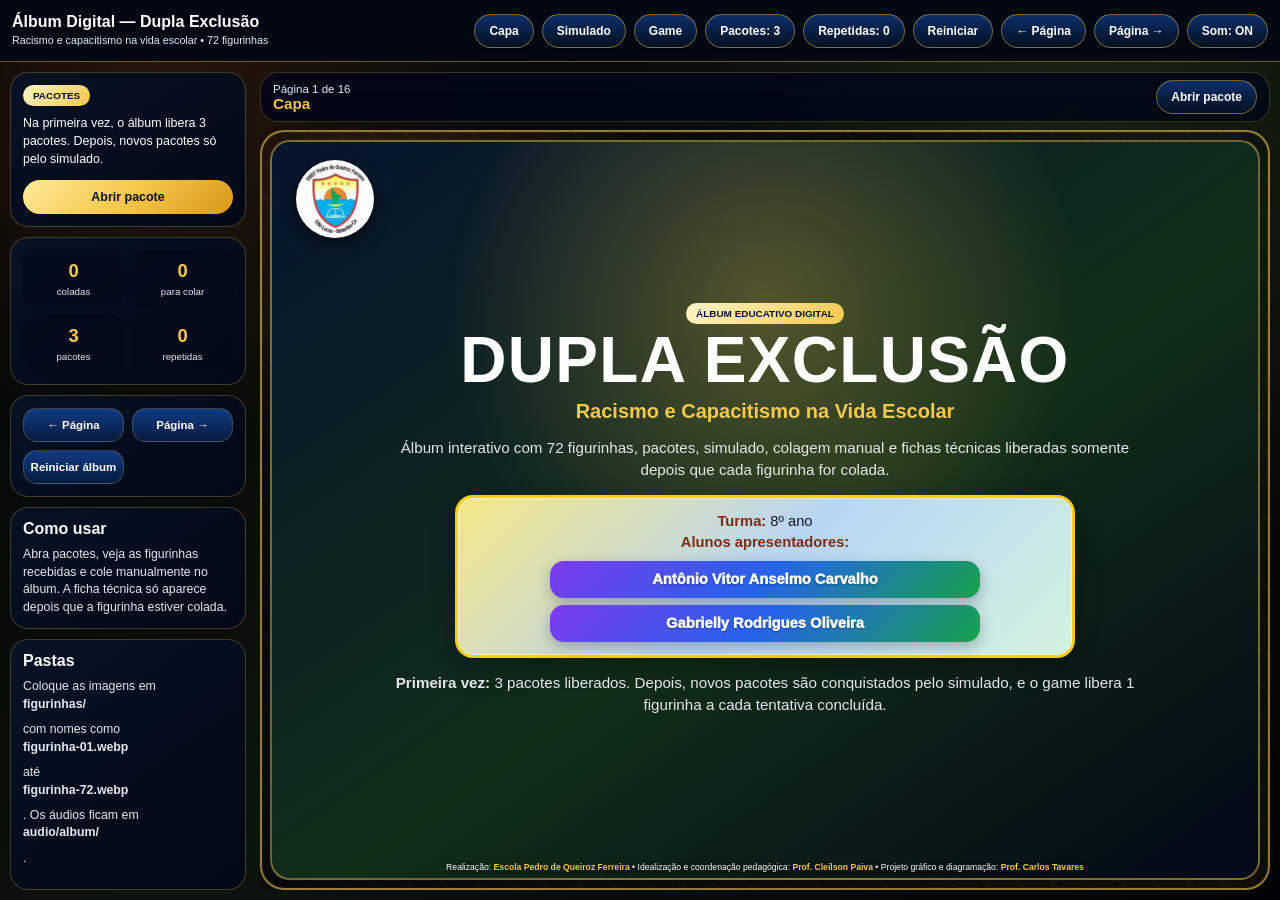
<file: index.html>
<!DOCTYPE html>
<html lang="pt-BR">
<head>
<meta charset="UTF-8">
<meta name="viewport" content="width=device-width, initial-scale=1.0">
<title>Álbum Digital — Dupla Exclusão</title>
<style>
*{box-sizing:border-box;margin:0;padding:0}
:root{
  --bg:#050607;--bg2:#101008;--panel:#071225;--panel2:#0a1a35;
  --gold:#f6c84c;--gold2:#d9961a;--orange:#c45822;--green:#668a3c;--blue:#0e5c73;
  --paper:#0d1218;--paper2:#17100b;--ink:#f6ead2;--muted:#d7c5a2;--line:rgba(246,200,76,.42);
}
html,body{width:100%;height:100%;overflow:hidden}
body{
  font-family:Arial,Helvetica,sans-serif;
  background:
    radial-gradient(circle at 12% 8%, rgba(196,88,34,.18), transparent 26%),
    radial-gradient(circle at 85% 18%, rgba(102,138,60,.16), transparent 30%),
    linear-gradient(135deg,#020304,#0d130d 50%,#020304);
  color:#fff;
}
button{font-family:inherit;cursor:pointer}
.app{height:100vh;display:grid;grid-template-rows:62px 1fr;overflow:hidden}
.topo{
  display:flex;align-items:center;justify-content:space-between;gap:10px;
  background:#030712;border-bottom:1px solid var(--line);padding:8px 12px;z-index:5;
}
.marca{min-width:265px;line-height:1.05}
.marca b{font-size:1rem;display:block}
.marca small{font-size:.67rem;color:#dbeafe;display:block;margin-top:4px}
.topo nav{display:flex;gap:8px;align-items:center;justify-content:flex-end;flex-wrap:wrap}
.btn,.topo button{
  border:1px solid rgba(246,200,76,.45);background:linear-gradient(180deg,#0b2f6b,#04101f);
  color:#fff;border-radius:999px;padding:9px 14px;font-size:.75rem;font-weight:900;box-shadow:0 3px 0 rgba(0,0,0,.3)
}
.btn:hover,.topo button:hover{color:var(--gold);border-color:var(--gold)}
.palco{height:calc(100vh - 62px);display:grid;grid-template-columns:240px 1fr;gap:10px;padding:10px;overflow:hidden}
.lateral{min-height:0;overflow:auto;display:grid;grid-template-rows:auto auto auto auto 1fr;gap:10px;padding-right:4px}
.lateral::-webkit-scrollbar{width:8px}.lateral::-webkit-scrollbar-thumb{background:#9ca3af;border-radius:999px}
.box,.status,.controles{
  border-radius:18px;background:linear-gradient(145deg,rgba(7,18,37,.98),rgba(2,8,23,.96));
  border:1px solid rgba(246,200,76,.25);padding:12px
}
.tag{
  display:inline-flex;padding:5px 10px;border-radius:999px;background:linear-gradient(135deg,#fff5c9,var(--gold));
  color:#07142e;font-size:.62rem;font-weight:900;text-transform:uppercase;margin-bottom:8px
}
.box button,.btn-dourado{
  width:100%;border:0;border-radius:999px;padding:10px 12px;background:linear-gradient(135deg,#ffe99a,var(--gold),var(--gold2));
  color:#06142e;font-weight:900;font-size:.78rem
}
.status{display:grid;grid-template-columns:1fr 1fr;gap:8px}
.status div{border-radius:14px;background:rgba(2,8,23,.45);text-align:center;padding:10px 5px}
.status b{display:block;color:var(--gold);font-size:1.15rem}.status span{display:block;color:#e5e7eb;font-size:.61rem;margin-top:4px}
.controles{display:grid;grid-template-columns:1fr 1fr;gap:8px}.controles button{border:1px solid rgba(246,200,76,.22);border-radius:14px;padding:10px 6px;background:linear-gradient(180deg,#103a83,#071b3f);color:#fff;font-size:.72rem;font-weight:900}
.dica b{display:block;margin-bottom:8px}.dica p{color:#e5e7eb;font-size:.77rem;line-height:1.42}
.area{min-width:0;min-height:0;display:grid;grid-template-rows:50px 1fr;gap:8px;overflow:hidden}
.barra{
  display:grid;grid-template-columns:1fr auto;gap:10px;align-items:center;border-radius:18px;padding:6px 12px;
  background:rgba(2,8,23,.86);border:1px solid rgba(246,200,76,.22)
}
.barra span{display:block;color:#dbeafe;font-size:.72rem}.barra b{display:block;color:var(--gold);font-size:.95rem;white-space:nowrap;overflow:hidden;text-overflow:ellipsis}
.livro{height:100%;min-height:0;display:grid;grid-template-columns:minmax(0,1fr) 12px minmax(0,1fr);overflow:hidden;filter:drop-shadow(0 18px 26px rgba(0,0,0,.42))}
.livro.capa{grid-template-columns:1fr}.livro.capa .esquerda,.livro.capa .miolo{display:none}
.miolo{background:linear-gradient(90deg,rgba(0,0,0,.6),rgba(246,200,76,.22),rgba(0,0,0,.6));border-top:1px solid rgba(246,200,76,.35);border-bottom:1px solid rgba(246,200,76,.35)}
.pagina{
  position:relative;height:100%;min-height:0;overflow:hidden;padding:8px;
  background:
    radial-gradient(circle at 12% 9%, rgba(196,88,34,.23), transparent 24%),
    radial-gradient(circle at 90% 14%, rgba(102,138,60,.19), transparent 30%),
    linear-gradient(145deg,#12100b 0%,#080b0f 48%,#15100a 100%);
  color:var(--ink);border:2px solid rgba(246,200,76,.58);
  box-shadow:inset 0 0 32px rgba(0,0,0,.52), inset 0 0 0 1px rgba(255,255,255,.06)
}
.pagina:before{
  content:"";position:absolute;inset:0;pointer-events:none;opacity:.12;
  background-image:repeating-linear-gradient(45deg, transparent 0 10px, rgba(246,200,76,.25) 10px 12px, transparent 12px 24px);
}
.esquerda{border-radius:24px 7px 7px 24px}.direita{border-radius:7px 24px 24px 7px}.livro.capa .direita{border-radius:24px}
.logo-escola{
  position:absolute;top:7px;left:8px;width:48px;height:48px;object-fit:contain;z-index:5;
  border-radius:50%;background:#fff;padding:2px;
  filter:drop-shadow(0 3px 5px rgba(0,0,0,.65))
}
.creditos{
  position:absolute;left:10px;right:10px;bottom:5px;text-align:center;z-index:5;
  color:#fff;font-size:.54rem;line-height:1.15;text-shadow:0 2px 5px #000;
}
.creditos b{color:var(--gold)}
.page-inner{position:relative;z-index:1;height:100%;min-height:0;display:grid;grid-template-rows:auto auto minmax(0,1fr);gap:7px;padding:10px 2px 24px}
.page-head{text-align:center;min-height:0;padding-left:46px;padding-right:4px}
.page-head .label{display:inline-block;background:linear-gradient(90deg,#d9961a,#f6c84c,#d9961a);color:#111827;padding:4px 22px;border-radius:2px;font-weight:900;font-size:.70rem;text-transform:uppercase}
.page-head small{display:inline-block;background:#8a531f;color:#fff;border-radius:999px;padding:4px 14px;font-weight:900;font-size:.66rem;margin-top:-3px}
.page-head h2{font-size:1.20rem;line-height:1.05;color:var(--gold);text-shadow:0 2px 8px #000;margin-top:2px;text-transform:uppercase}
.texto-pagina{
  color:#fff;background:rgba(255,255,255,.08);border:1px solid rgba(246,200,76,.25);
  border-radius:13px;padding:7px 9px;font-size:.73rem;line-height:1.22;text-align:center;font-weight:700
}
.grid-fig{min-height:0;display:grid;grid-template-columns:repeat(3,minmax(0,1fr));grid-template-rows:repeat(2,minmax(0,1fr));gap:7px}
.fig{
  min-width:0;min-height:0;overflow:hidden;border-radius:10px;background:#0d224d;border:2px solid rgba(246,200,76,.35);
  display:grid;grid-template-rows:1fr auto;box-shadow:0 4px 10px rgba(0,0,0,.44);cursor:pointer
}
.fig:hover{transform:translateY(-1px);border-color:var(--gold)}
.arte{min-height:0;display:grid;place-items:center;position:relative;background:linear-gradient(145deg,#1f3b82,#0a1428);overflow:hidden}
.arte img{width:100%;height:100%;object-fit:contain;object-position:center;display:block;background:#fff}
.placeholder{width:100%;height:100%;display:flex;flex-direction:column;align-items:center;justify-content:center;text-align:center;padding:6px;background:radial-gradient(circle,rgba(246,200,76,.2),transparent 42%),linear-gradient(145deg,#243f8c,#0d1a34)}
.placeholder .num{font-size:1.75rem;font-weight:900;color:var(--gold)}.placeholder .tema{font-size:.55rem;color:#fff;font-weight:900;line-height:1.1;margin-top:4px}
.estado{position:absolute;top:6px;right:6px;border-radius:999px;padding:3px 8px;background:#cbd5e1;color:#06142e;font-size:.56rem;font-weight:900;text-transform:uppercase}
.estado.ok{background:#86efac}.estado.colada{background:var(--gold)}
.acao{
  height:30px;border:0;background:#64748b;color:#fff;font-weight:900;font-size:.62rem;text-transform:uppercase
}
.fig.disponivel .acao{background:linear-gradient(135deg,#ffe99a,var(--gold),var(--gold2));color:#06142e}
.fig.colada{border-color:#86efac}.fig.colada .acao{background:linear-gradient(135deg,#0ea5e9,#22c55e);color:#fff}
.capa-album{
  position:relative;z-index:1;height:100%;display:grid;place-items:center;text-align:center;border-radius:20px;
  background:radial-gradient(circle at 50% 22%,rgba(246,200,76,.30),transparent 42%),linear-gradient(145deg,#06142e,#112d18 55%,#020817);
  border:2px solid rgba(246,200,76,.45);padding:22px;color:#fff;overflow:hidden
}
.capa-album h1{font-size:clamp(2.7rem,5vw,4.8rem);line-height:.9;text-transform:uppercase;letter-spacing:.02em}
.logo-capa{position:absolute;top:18px;left:24px;width:78px;height:78px;object-fit:contain;z-index:8;border-radius:50%;background:#fff;padding:3px;filter:drop-shadow(0 5px 8px rgba(0,0,0,.65))}
.capa-album h2{color:var(--gold);font-size:1.25rem;margin-top:10px}.capa-album p{max-width:760px;margin:14px auto 0;color:#e5e7eb;line-height:1.45;font-size:.95rem}
.pagina-especial{position:relative;z-index:1;height:100%;overflow:hidden;display:grid;grid-template-rows:auto 1fr auto;gap:10px;padding:10px 8px 26px;color:#fff}
.pagina-especial h2{color:var(--gold);text-shadow:0 2px 9px #000;font-size:1.55rem;line-height:1;text-transform:uppercase;text-align:center}
.pagina-especial p{font-size:.9rem;line-height:1.42;text-align:center;color:#f8fafc}
.info-grid{display:grid;grid-template-columns:repeat(2,1fr);gap:10px;align-content:start}
.info-card,.pergunta-box{
  background:linear-gradient(145deg,rgba(15,23,42,.94),rgba(7,27,61,.90));
  border:1px solid rgba(246,200,76,.32);border-radius:16px;padding:12px;color:#fff
}
.info-card b{display:block;color:var(--gold);font-size:.74rem;text-transform:uppercase}.info-card span{display:block;font-weight:900;font-size:1.45rem;margin-top:5px}
.modal{position:fixed;inset:0;z-index:100;display:none;place-items:center;background:rgba(2,6,23,.78);backdrop-filter:blur(8px);padding:16px}
.modal.ativo{display:grid}.card-modal{position:relative;width:min(980px,96vw);max-height:90vh;overflow:auto;padding:20px;border-radius:26px;background:linear-gradient(145deg,rgba(12,37,84,.98),rgba(2,6,23,.96));border:1px solid rgba(246,200,76,.35);box-shadow:0 20px 50px rgba(0,0,0,.5)}
.fechar{position:absolute;top:12px;right:12px;width:36px;height:36px;border:0;border-radius:999px;background:linear-gradient(135deg,#fff,var(--gold));color:#06142e;font-weight:900;font-size:1.2rem}
.resultado{display:grid;grid-template-columns:repeat(5,1fr);gap:10px;margin-top:14px}.resultado .fig{min-height:230px}
.ficha-rev{display:grid;grid-template-columns:270px 1fr;gap:18px}.ficha-img{height:430px;border-radius:18px;background:#06142e;overflow:hidden;border:1px solid rgba(246,200,76,.35);display:grid;place-items:center}.ficha-img img{width:100%;height:100%;object-fit:contain}
.ficha-dados h2{font-size:2rem;color:#fff;line-height:1;margin-bottom:10px}.meta{display:grid;grid-template-columns:1fr 1fr;gap:8px;margin:10px 0}.meta div{background:rgba(255,255,255,.07);border:1px solid rgba(255,255,255,.12);border-radius:12px;padding:10px}.meta span{display:block;color:#cbd5e1;font-size:.72rem}.meta b{color:var(--gold)}
.texto-ficha{display:grid;gap:9px}.texto-ficha article{background:rgba(2,6,23,.46);border:1px solid rgba(255,255,255,.12);border-radius:14px;padding:12px}.texto-ficha h3{color:var(--gold);margin-bottom:5px}.texto-ficha p{color:#e5e7eb;line-height:1.42;font-size:.9rem}
.bloqueio{min-height:240px;display:grid;place-items:center;text-align:center;color:#fff}.lock{font-size:3rem}
.quiz-opcao{width:100%;border:1px solid rgba(246,200,76,.25);border-radius:12px;background:rgba(255,255,255,.08);color:#fff;padding:10px;margin-top:8px;text-align:left;font-weight:800}
.quiz-opcao.selecionada{background:linear-gradient(135deg,#ffe99a,var(--gold));color:#06142e}
.quiz-opcao b{display:inline-block;min-width:28px;color:var(--gold)}
.quiz-opcao.selecionada b{color:#06142e}
.quiz-opcao.bloqueado,.quiz-opcao:disabled{opacity:.45;cursor:not-allowed;background:rgba(148,163,184,.18);color:#cbd5e1}
.quiz-status{margin-top:10px;padding:10px;border-radius:12px;background:rgba(255,255,255,.07);border:1px solid rgba(246,200,76,.25);color:#e5e7eb;font-size:.86rem;line-height:1.35}

.codigo-brinde{
  margin-top:14px;
  padding:12px;
  border-radius:16px;
  background:rgba(255,255,255,.07);
  border:1px solid rgba(246,200,76,.28);
}
.codigo-brinde label{
  display:block;
  color:var(--gold);
  font-weight:900;
  font-size:.75rem;
  text-transform:uppercase;
  margin-bottom:7px;
}
.codigo-brinde .linha-codigo{
  display:grid;
  grid-template-columns:1fr auto;
  gap:8px;
}
.codigo-brinde input{
  width:100%;
  border:1px solid rgba(246,200,76,.35);
  border-radius:999px;
  padding:10px 12px;
  background:#020617;
  color:#fff;
  font-weight:900;
  outline:none;
}
.codigo-brinde input::placeholder{color:#94a3b8}
.codigo-brinde small{
  display:block;
  margin-top:7px;
  color:#cbd5e1;
  line-height:1.3;
}

@media(max-width:1100px){.palco{grid-template-columns:1fr}.lateral{display:none}.resultado{grid-template-columns:repeat(2,1fr)}}

.info-apresentacao-capa,.info-apresentacao-pagina{
  margin:14px auto 0;
  padding:13px 14px;
  max-width:620px;
  background:linear-gradient(135deg,rgba(254,240,138,.96),rgba(191,219,254,.96),rgba(220,252,231,.96));
  color:#111827;
  border:3px solid rgba(250,204,21,.95);
  border-radius:18px;
  font-size:.92rem;
  line-height:1.45;
  box-shadow:0 10px 24px rgba(0,0,0,.32), inset 0 0 0 1px rgba(255,255,255,.55);
  text-align:center;
}
.info-apresentacao-capa strong,.info-apresentacao-pagina strong{color:#7c2d12}
.info-apresentacao-capa .nomes,.info-apresentacao-pagina .nomes{
  display:block;
  margin:7px auto 0;
  padding:8px 10px;
  max-width:430px;
  border-radius:14px;
  background:linear-gradient(135deg,#7c3aed,#2563eb,#16a34a);
  color:#fff;
  font-weight:1000;
  box-shadow:0 5px 14px rgba(15,23,42,.28);
  text-shadow:0 1px 2px rgba(0,0,0,.32);
}
.info-apresentacao-pagina h3{margin:0 0 8px 0;color:#7c2d12;font-size:1.12rem;text-transform:uppercase}

@media(max-width:760px){
  html,body{height:auto;min-height:100%;overflow-x:hidden;overflow-y:auto}
  .app{min-height:100vh;height:auto;display:block;overflow:visible}
  .topo{position:relative;display:block;padding:8px 8px 10px;gap:0}
  .marca{min-width:0;max-width:none;width:100%;margin-bottom:8px;text-align:left}
  .marca b{font-size:1rem;line-height:1.08}.marca small{font-size:.64rem;line-height:1.2}
  .topo nav{width:100%;display:grid;grid-template-columns:repeat(3,minmax(0,1fr));gap:6px;justify-content:stretch;align-items:stretch}
  .topo button{width:100%;min-height:44px;padding:8px 5px;font-size:.70rem;line-height:1.05;text-align:center;border-radius:18px}
  .palco{height:auto;min-height:0;padding:7px;grid-template-columns:1fr;overflow:visible;display:block}
  .lateral{display:none}.area{height:auto;min-height:0;display:block;overflow:visible}
  .barra{padding:8px 10px;margin-bottom:8px}.barra b{font-size:.86rem}.barra span{font-size:.68rem}
  .livro,.livro.mobile-uma-pagina{display:block;height:auto;min-height:0;overflow:visible;filter:none}
  .livro .esquerda,.livro .miolo{display:none!important}
  .pagina{height:auto;min-height:0;margin:0;border-radius:18px!important;padding:7px;overflow:visible}
  .creditos{display:block!important;position:static!important;left:auto;right:auto;bottom:auto;margin:8px 2px 0;padding:7px 8px;border-radius:12px;background:rgba(2,6,23,.72);border:1px solid rgba(246,200,76,.35);font-size:.58rem;line-height:1.25;text-align:center;color:#fff;text-shadow:0 2px 4px #000}
  .page-inner{height:auto;min-height:0;display:block;padding:6px 0 8px}
  .page-head{padding-left:42px;padding-right:2px;margin-bottom:6px}.page-head .label{font-size:.62rem;padding:3px 16px}.page-head small{font-size:.58rem;padding:3px 12px}.page-head h2{font-size:1rem;line-height:1.02;margin-top:2px}
  .texto-pagina{font-size:.64rem;line-height:1.18;padding:6px 7px;margin-bottom:8px}
  .grid-fig{display:grid;grid-template-columns:repeat(2,minmax(0,1fr));grid-template-rows:none;gap:7px;min-height:0;overflow:visible}
  .fig{min-height:0;height:190px;grid-template-rows:150px 40px;border-radius:14px;border-width:2px}
  .arte{height:150px;min-height:0}.arte img{width:100%;height:100%;object-fit:contain;object-position:center;display:block;background:#fff}
  .acao{height:40px;font-size:.60rem;line-height:1.05;padding:2px 4px}.placeholder .num{font-size:1.38rem}.placeholder .tema{font-size:.50rem}.estado{font-size:.54rem;padding:3px 7px;top:6px;right:6px}
  .pagina-especial{padding:8px 5px 18px;gap:8px}.pagina-especial h2{font-size:1.15rem}.pagina-especial p{font-size:.75rem}.info-grid{gap:6px}.info-card{padding:8px}.info-card span{font-size:1.05rem}.resultado{grid-template-columns:1fr}.ficha-rev{grid-template-columns:1fr}.card-modal{max-height:94vh;padding:14px}.ficha-img{height:300px}
}

.promo-radar{position:relative;z-index:2;height:100%;display:grid;grid-template-rows:auto 1fr auto;gap:12px;padding:16px 14px 26px;color:#fff;text-align:center;overflow:hidden}
.promo-radar:before{content:"";position:absolute;inset:0;background:radial-gradient(circle at 20% 15%,rgba(34,197,94,.22),transparent 26%),radial-gradient(circle at 80% 20%,rgba(59,130,246,.25),transparent 30%),linear-gradient(145deg,rgba(2,6,23,.72),rgba(15,23,42,.92));z-index:-1}
.promo-radar .selo-copa{display:inline-flex;align-items:center;justify-content:center;margin:0 auto;padding:7px 14px;border-radius:999px;background:linear-gradient(135deg,#dcfce7,#fef08a,#bfdbfe);color:#082f49;font-size:.7rem;font-weight:1000;text-transform:uppercase;letter-spacing:.04em;box-shadow:0 8px 22px rgba(0,0,0,.35)}
.promo-radar h2{font-size:1.65rem;line-height:.98;color:#facc15;text-transform:uppercase;text-shadow:0 3px 10px #000;margin-top:4px}
.promo-radar h3{font-size:1rem;color:#e0f2fe;margin-top:4px}
.promo-radar .promo-box{display:grid;grid-template-columns:1fr 150px;gap:12px;align-items:center;background:rgba(2,6,23,.58);border:1px solid rgba(250,204,21,.38);border-radius:22px;padding:14px;box-shadow:inset 0 0 25px rgba(255,255,255,.04)}
.promo-radar ul{list-style:none;text-align:left;display:grid;gap:8px;font-size:.84rem;line-height:1.25;color:#f8fafc}
.promo-radar li:before{content:"⚽ ";margin-right:3px}
.promo-radar .qr-card{background:#fff;border-radius:18px;padding:10px;color:#111827;box-shadow:0 8px 24px rgba(0,0,0,.45)}
.promo-radar .qr-card img{width:128px;height:128px;display:block;margin:0 auto 6px;image-rendering:auto}
.promo-radar .qr-card b{display:block;font-size:.62rem;text-transform:uppercase}
.promo-radar .link-radar{font-size:.68rem;line-height:1.25;color:#dbeafe;background:rgba(2,6,23,.55);border:1px solid rgba(255,255,255,.16);border-radius:14px;padding:8px 10px;word-break:break-all}
.promo-radar .cta-radar{border-radius:18px;background:linear-gradient(135deg,#16a34a,#facc15,#2563eb);color:#04111f;font-weight:1000;padding:10px 12px;text-transform:uppercase;box-shadow:0 8px 18px rgba(0,0,0,.4)}

.info-apresentacao-capa,.info-apresentacao-pagina{
  margin:14px auto 0;
  padding:13px 14px;
  max-width:620px;
  background:linear-gradient(135deg,rgba(254,240,138,.96),rgba(191,219,254,.96),rgba(220,252,231,.96));
  color:#111827;
  border:3px solid rgba(250,204,21,.95);
  border-radius:18px;
  font-size:.92rem;
  line-height:1.45;
  box-shadow:0 10px 24px rgba(0,0,0,.32), inset 0 0 0 1px rgba(255,255,255,.55);
  text-align:center;
}
.info-apresentacao-capa strong,.info-apresentacao-pagina strong{color:#7c2d12}
.info-apresentacao-capa .nomes,.info-apresentacao-pagina .nomes{
  display:block;
  margin:7px auto 0;
  padding:8px 10px;
  max-width:430px;
  border-radius:14px;
  background:linear-gradient(135deg,#7c3aed,#2563eb,#16a34a);
  color:#fff;
  font-weight:1000;
  box-shadow:0 5px 14px rgba(15,23,42,.28);
  text-shadow:0 1px 2px rgba(0,0,0,.32);
}
.info-apresentacao-pagina h3{margin:0 0 8px 0;color:#7c2d12;font-size:1.12rem;text-transform:uppercase}

@media(max-width:760px){.promo-radar .promo-box{grid-template-columns:1fr}.promo-radar .qr-card img{width:160px;height:160px}}

</style>
</head>
<body>
<div class="app">
<header class="topo">
  <div class="marca">
    <b>Álbum Digital — Dupla Exclusão</b>
    <small>Racismo e capacitismo na vida escolar • 72 figurinhas</small>
  </div>
  <nav>
    <button id="btnCapa">Capa</button>
    <button id="btnSimulado">Simulado</button>
    <button id="btnGame">Game</button>
    <button id="btnPacotes">Pacotes: <span id="pacotesTopo">3</span></button>
    <button id="btnRepetidasTopo">Repetidas: <span id="repetidasTopo">0</span></button>
    <button id="btnReiniciarTopo">Reiniciar</button>
    <button id="btnAnteriorTopo">← Página</button>
    <button id="btnProximaTopo">Página →</button>
    <button id="btnAudio">Som: ON</button>
  </nav>
</header>

<main class="palco">
  <aside class="lateral">
    <div class="box">
      <span class="tag">Pacotes</span>
      <p style="font-size:.78rem;line-height:1.45;color:#fff">Na primeira vez, o álbum libera 3 pacotes. Depois, novos pacotes só pelo simulado.</p>
      <button id="btnAbrirLateral" style="margin-top:12px">Abrir pacote</button>
    </div>
    <div class="status">
      <div><b id="totalColadas">0</b><span>coladas</span></div>
      <div><b id="totalDisponiveis">0</b><span>para colar</span></div>
      <div><b id="totalPacotes">3</b><span>pacotes</span></div>
      <div><b id="totalRepetidas">0</b><span>repetidas</span></div>
    </div>
    <div class="controles">
      <button id="btnAnterior">← Página</button>
      <button id="btnProxima">Página →</button>
      <button id="btnReiniciarLateral">Reiniciar álbum</button>
    </div>
    <div class="box dica">
      <b>Como usar</b>
      <p>Abra pacotes, veja as figurinhas recebidas e cole manualmente no álbum. A ficha técnica só aparece depois que a figurinha estiver colada.</p>
    </div>
    <div class="box dica">
      <b>Pastas</b>
      <p>Coloque as imagens em <b>figurinhas/</b> com nomes como <b>figurinha-01.webp</b> até <b>figurinha-72.webp</b>. Os áudios ficam em <b>audio/album/</b>.</p>
    </div>
  </aside>

  <section class="area">
    <div class="barra">
      <div><span id="paginaAtual">Página 1</span><b id="tituloPagina">Capa</b></div>
      <button class="btn" id="btnAbrirTopo">Abrir pacote</button>
    </div>
    <div class="livro capa" id="livro">
      <div class="pagina esquerda" id="paginaEsquerda"></div>
      <div class="miolo"></div>
      <div class="pagina direita" id="paginaDireita"></div>
    </div>
  </section>
</main>
</div>

<section class="modal" id="modalPacote">
  <div class="card-modal">
    <button class="fechar" id="fecharPacote">×</button>
    <span class="tag">Pacote</span>
    <h2 style="color:#fff">Abrir pacote</h2>
    <p id="avisoPacote" style="color:#cbd5e1;margin-top:8px;line-height:1.4"></p>
    <button class="btn-dourado" id="btnAbrirPacote" style="margin-top:14px">Abrir pacote agora</button>

    <div class="codigo-brinde">
      <label for="inputCodigoBrinde">Código de brinde</label>
      <div class="linha-codigo">
        <input id="inputCodigoBrinde" type="text" inputmode="numeric" placeholder="Digite o código">
        <button class="btn-dourado" id="btnResgatarCodigo" type="button">Resgatar</button>
      </div>
      <small>Campo reservado para código autorizado do professor.</small>
    </div>

    <div id="resultadoPacote" class="resultado"></div>
  </div>
</section>

<section class="modal" id="modalFicha">
  <div class="card-modal">
    <button class="fechar" id="fecharFicha">×</button>
    <div id="conteudoFicha"></div>
  </div>
</section>

<section class="modal" id="modalQuiz">
  <div class="card-modal">
    <button class="fechar" id="fecharQuiz">×</button>
    <span class="tag">Simulado</span>
    <h2 style="color:#fff">Simulado do Tema</h2>
    <p style="color:#cbd5e1;margin-top:8px">10 questões. Gabaritou: 3 pacotes. Até 9 acertos: 1 pacote.</p>
    <div id="quizArea" style="margin-top:14px"></div>
  </div>
</section>

<script>
const FIGURINHAS = [
  {
    "id": "fig-01",
    "numero": 1,
    "paginaAlbum": 4,
    "tema": "Racismo Estrutural",
    "titulo": "Figurinha 01",
    "descricao": "Menina negra cadeirante observando uma cidade marcada por desigualdade entre área nobre e periferia, expressão séria, representando racismo estrutural e exclusão social.",
    "reflexao": "A cena mostra que a exclusão não nasce apenas de atitudes individuais. Ela também aparece nas estruturas da sociedade, nas oportunidades, nos serviços e nos espaços que não foram pensados para todos.",
    "acao": "Observe a escola e a comunidade: que barreiras precisam ser removidas para garantir acesso, respeito e participação?"
  },
  {
    "id": "fig-02",
    "numero": 2,
    "paginaAlbum": 4,
    "tema": "Racismo Estrutural",
    "titulo": "Figurinha 02",
    "descricao": "Menino negro com deficiência visual caminhando com bengala por uma calçada esburacada, ônibus ao fundo e ausência de acessibilidade urbana, mostrando desigualdade estrutural.",
    "reflexao": "A cena mostra que a exclusão não nasce apenas de atitudes individuais. Ela também aparece nas estruturas da sociedade, nas oportunidades, nos serviços e nos espaços que não foram pensados para todos.",
    "acao": "Observe a escola e a comunidade: que barreiras precisam ser removidas para garantir acesso, respeito e participação?"
  },
  {
    "id": "fig-03",
    "numero": 3,
    "paginaAlbum": 4,
    "tema": "Racismo Estrutural",
    "titulo": "Figurinha 03",
    "descricao": "Mãe negra acompanhando uma criança negra cadeirante em fila de atendimento público, segurando documentos, ambiente de burocracia e espera, simbolizando barreiras sociais e institucionais.",
    "reflexao": "A cena mostra que a exclusão não nasce apenas de atitudes individuais. Ela também aparece nas estruturas da sociedade, nas oportunidades, nos serviços e nos espaços que não foram pensados para todos.",
    "acao": "Observe a escola e a comunidade: que barreiras precisam ser removidas para garantir acesso, respeito e participação?"
  },
  {
    "id": "fig-04",
    "numero": 4,
    "paginaAlbum": 4,
    "tema": "Racismo Estrutural",
    "titulo": "Figurinha 04",
    "descricao": "Adolescente negra surda em um ponto de ônibus olhando informações confusas e inacessíveis, expressão de frustração, cenário urbano representando exclusão comunicacional.",
    "reflexao": "A cena mostra que a exclusão não nasce apenas de atitudes individuais. Ela também aparece nas estruturas da sociedade, nas oportunidades, nos serviços e nos espaços que não foram pensados para todos.",
    "acao": "Observe a escola e a comunidade: que barreiras precisam ser removidas para garantir acesso, respeito e participação?"
  },
  {
    "id": "fig-05",
    "numero": 5,
    "paginaAlbum": 4,
    "tema": "Racismo Estrutural",
    "titulo": "Família negra em casa simples",
    "descricao": "Família negra em casa simples, com criança negra com deficiência no centro da cena, ambiente digno, porém marcado por desigualdade econômica e exclusão histórica.",
    "reflexao": "A cena mostra que a exclusão não nasce apenas de atitudes individuais. Ela também aparece nas estruturas da sociedade, nas oportunidades, nos serviços e nos espaços que não foram pensados para todos.",
    "acao": "Observe a escola e a comunidade: que barreiras precisam ser removidas para garantir acesso, respeito e participação?"
  },
  {
    "id": "fig-06",
    "numero": 6,
    "paginaAlbum": 4,
    "tema": "Racismo Estrutural",
    "titulo": "Figurinha 06",
    "descricao": "Jovem negro com prótese na perna observando portas fechadas e oportunidades bloqueadas, ambiente urbano simbólico, representando exclusão econômica e social.",
    "reflexao": "A cena mostra que a exclusão não nasce apenas de atitudes individuais. Ela também aparece nas estruturas da sociedade, nas oportunidades, nos serviços e nos espaços que não foram pensados para todos.",
    "acao": "Observe a escola e a comunidade: que barreiras precisam ser removidas para garantir acesso, respeito e participação?"
  },
  {
    "id": "fig-07",
    "numero": 7,
    "paginaAlbum": 5,
    "tema": "Racismo Estrutural",
    "titulo": "Jovem negra com baixa visão em uma biblioteca pouco acessível",
    "descricao": "Jovem negra com baixa visão em uma biblioteca pouco acessível, tentando alcançar livros e materiais, representando barreiras ao conhecimento e ao direito de aprender.",
    "reflexao": "A cena mostra que a exclusão não nasce apenas de atitudes individuais. Ela também aparece nas estruturas da sociedade, nas oportunidades, nos serviços e nos espaços que não foram pensados para todos.",
    "acao": "Observe a escola e a comunidade: que barreiras precisam ser removidas para garantir acesso, respeito e participação?"
  },
  {
    "id": "fig-08",
    "numero": 8,
    "paginaAlbum": 5,
    "tema": "Racismo Estrutural",
    "titulo": "Figurinha 08",
    "descricao": "Menino negro autista em ambiente urbano com excesso de estímulos visuais e sonoros, pessoas ao redor ignorando suas necessidades, representando invisibilização social.",
    "reflexao": "A cena mostra que a exclusão não nasce apenas de atitudes individuais. Ela também aparece nas estruturas da sociedade, nas oportunidades, nos serviços e nos espaços que não foram pensados para todos.",
    "acao": "Observe a escola e a comunidade: que barreiras precisam ser removidas para garantir acesso, respeito e participação?"
  },
  {
    "id": "fig-09",
    "numero": 9,
    "paginaAlbum": 5,
    "tema": "Racismo Estrutural",
    "titulo": "Figurinha 09",
    "descricao": "Mulher negra cadeirante diante de um prédio público com escadaria e ausência de rampa, composição forte representando negação de direitos e exclusão arquitetônica.",
    "reflexao": "A cena mostra que a exclusão não nasce apenas de atitudes individuais. Ela também aparece nas estruturas da sociedade, nas oportunidades, nos serviços e nos espaços que não foram pensados para todos.",
    "acao": "Observe a escola e a comunidade: que barreiras precisam ser removidas para garantir acesso, respeito e participação?"
  },
  {
    "id": "fig-10",
    "numero": 10,
    "paginaAlbum": 5,
    "tema": "Racismo Estrutural",
    "titulo": "Jovem negro surdo em atendimento de saúde sem intérprete",
    "descricao": "Jovem negro surdo em atendimento de saúde sem intérprete, tentando se comunicar com expressão de dificuldade, simbolizando barreiras institucionais.",
    "reflexao": "A cena mostra que a exclusão não nasce apenas de atitudes individuais. Ela também aparece nas estruturas da sociedade, nas oportunidades, nos serviços e nos espaços que não foram pensados para todos.",
    "acao": "Observe a escola e a comunidade: que barreiras precisam ser removidas para garantir acesso, respeito e participação?"
  },
  {
    "id": "fig-11",
    "numero": 11,
    "paginaAlbum": 5,
    "tema": "Racismo Estrutural",
    "titulo": "Figurinha 11",
    "descricao": "Estudante negra com deficiência física diante de um mapa simbólico do Brasil formado por elementos de desigualdade, racismo e exclusão, imagem reflexiva e impactante.",
    "reflexao": "A cena mostra que a exclusão não nasce apenas de atitudes individuais. Ela também aparece nas estruturas da sociedade, nas oportunidades, nos serviços e nos espaços que não foram pensados para todos.",
    "acao": "Observe a escola e a comunidade: que barreiras precisam ser removidas para garantir acesso, respeito e participação?"
  },
  {
    "id": "fig-12",
    "numero": 12,
    "paginaAlbum": 5,
    "tema": "Racismo Estrutural",
    "titulo": "Estudante negro com deficiência no centro da cena",
    "descricao": "Estudante negro com deficiência no centro da cena, raízes africanas e correntes rompidas ao fundo, composição simbólica de resistência, identidade e luta contra o racismo estrutural.",
    "reflexao": "A cena mostra que a exclusão não nasce apenas de atitudes individuais. Ela também aparece nas estruturas da sociedade, nas oportunidades, nos serviços e nos espaços que não foram pensados para todos.",
    "acao": "Observe a escola e a comunidade: que barreiras precisam ser removidas para garantir acesso, respeito e participação?"
  },
  {
    "id": "fig-13",
    "numero": 13,
    "paginaAlbum": 6,
    "tema": "Racismo na Escola",
    "titulo": "Figurinha 13",
    "descricao": "Aluna negra cadeirante sozinha em sala de aula enquanto outros colegas interagem à distância, imagem sensível de isolamento e exclusão escolar.",
    "reflexao": "O racismo no ambiente escolar pode aparecer em apelidos, silêncio, isolamento, falta de representatividade e baixa expectativa sobre estudantes negros.",
    "acao": "Converse com colegas e professores sobre atitudes que tornam a escola mais justa, acolhedora e antirracista."
  },
  {
    "id": "fig-14",
    "numero": 14,
    "paginaAlbum": 6,
    "tema": "Racismo na Escola",
    "titulo": "Figurinha 14",
    "descricao": "Menino negro com deficiência visual tentando ler material escolar inadequado, com esforço no rosto e ambiente escolar ao fundo, mostrando barreiras pedagógicas.",
    "reflexao": "O racismo no ambiente escolar pode aparecer em apelidos, silêncio, isolamento, falta de representatividade e baixa expectativa sobre estudantes negros.",
    "acao": "Converse com colegas e professores sobre atitudes que tornam a escola mais justa, acolhedora e antirracista."
  },
  {
    "id": "fig-15",
    "numero": 15,
    "paginaAlbum": 6,
    "tema": "Racismo na Escola",
    "titulo": "Figurinha 15",
    "descricao": "Estudante negra surda observando a professora falar sem intérprete de Libras, em sala de aula, transmitindo sensação de exclusão e invisibilidade.",
    "reflexao": "O racismo no ambiente escolar pode aparecer em apelidos, silêncio, isolamento, falta de representatividade e baixa expectativa sobre estudantes negros.",
    "acao": "Converse com colegas e professores sobre atitudes que tornam a escola mais justa, acolhedora e antirracista."
  },
  {
    "id": "fig-16",
    "numero": 16,
    "paginaAlbum": 6,
    "tema": "Racismo na Escola",
    "titulo": "Figurinha 16",
    "descricao": "Menino negro com prótese sendo alvo de risos e comentários de colegas no corredor da escola, retratando bullying, racismo e discriminação.",
    "reflexao": "O racismo no ambiente escolar pode aparecer em apelidos, silêncio, isolamento, falta de representatividade e baixa expectativa sobre estudantes negros.",
    "acao": "Converse com colegas e professores sobre atitudes que tornam a escola mais justa, acolhedora e antirracista."
  },
  {
    "id": "fig-17",
    "numero": 17,
    "paginaAlbum": 6,
    "tema": "Racismo na Escola",
    "titulo": "Figurinha 17",
    "descricao": "Aluna negra com cabelo afro e deficiência física levantando a mão em sala de aula, mas sendo ignorada, enquanto a professora olha para outros alunos.",
    "reflexao": "O racismo no ambiente escolar pode aparecer em apelidos, silêncio, isolamento, falta de representatividade e baixa expectativa sobre estudantes negros.",
    "acao": "Converse com colegas e professores sobre atitudes que tornam a escola mais justa, acolhedora e antirracista."
  },
  {
    "id": "fig-18",
    "numero": 18,
    "paginaAlbum": 6,
    "tema": "Racismo na Escola",
    "titulo": "Jovem negro autista sentado sozinho no recreio",
    "descricao": "Jovem negro autista sentado sozinho no recreio, observando os outros estudantes em grupos, imagem sensível de exclusão e solidão escolar.",
    "reflexao": "O racismo no ambiente escolar pode aparecer em apelidos, silêncio, isolamento, falta de representatividade e baixa expectativa sobre estudantes negros.",
    "acao": "Converse com colegas e professores sobre atitudes que tornam a escola mais justa, acolhedora e antirracista."
  },
  {
    "id": "fig-19",
    "numero": 19,
    "paginaAlbum": 7,
    "tema": "Racismo na Escola",
    "titulo": "Figurinha 19",
    "descricao": "Estudante negra com muletas sendo impedida de participar de atividade escolar por falta de adaptação, cenário de exclusão institucional.",
    "reflexao": "O racismo no ambiente escolar pode aparecer em apelidos, silêncio, isolamento, falta de representatividade e baixa expectativa sobre estudantes negros.",
    "acao": "Converse com colegas e professores sobre atitudes que tornam a escola mais justa, acolhedora e antirracista."
  },
  {
    "id": "fig-20",
    "numero": 20,
    "paginaAlbum": 7,
    "tema": "Racismo na Escola",
    "titulo": "Figurinha 20",
    "descricao": "Aluna negra com baixa visão tentando enxergar o quadro distante em uma sala sem acessibilidade, imagem de dificuldade, esforço e negligência pedagógica.",
    "reflexao": "O racismo no ambiente escolar pode aparecer em apelidos, silêncio, isolamento, falta de representatividade e baixa expectativa sobre estudantes negros.",
    "acao": "Converse com colegas e professores sobre atitudes que tornam a escola mais justa, acolhedora e antirracista."
  },
  {
    "id": "fig-21",
    "numero": 21,
    "paginaAlbum": 7,
    "tema": "Racismo na Escola",
    "titulo": "Menino negro surdo durante atividade escolar",
    "descricao": "Menino negro surdo durante atividade escolar, com mãos expressivas e colegas sem atenção à sua comunicação, destacando barreiras de convivência.",
    "reflexao": "O racismo no ambiente escolar pode aparecer em apelidos, silêncio, isolamento, falta de representatividade e baixa expectativa sobre estudantes negros.",
    "acao": "Converse com colegas e professores sobre atitudes que tornam a escola mais justa, acolhedora e antirracista."
  },
  {
    "id": "fig-22",
    "numero": 22,
    "paginaAlbum": 7,
    "tema": "Racismo na Escola",
    "titulo": "Estudante negra cadeirante diante de uma escada da escola sem rampa",
    "descricao": "Estudante negra cadeirante diante de uma escada da escola sem rampa, olhando para cima com determinação e frustração.",
    "reflexao": "O racismo no ambiente escolar pode aparecer em apelidos, silêncio, isolamento, falta de representatividade e baixa expectativa sobre estudantes negros.",
    "acao": "Converse com colegas e professores sobre atitudes que tornam a escola mais justa, acolhedora e antirracista."
  },
  {
    "id": "fig-23",
    "numero": 23,
    "paginaAlbum": 7,
    "tema": "Racismo na Escola",
    "titulo": "Reunião escolar com família negra e estudante com deficiência",
    "descricao": "Reunião escolar com família negra e estudante com deficiência, enquanto gestores demonstram postura fria e desatenta, simbolizando negligência institucional.",
    "reflexao": "O racismo no ambiente escolar pode aparecer em apelidos, silêncio, isolamento, falta de representatividade e baixa expectativa sobre estudantes negros.",
    "acao": "Converse com colegas e professores sobre atitudes que tornam a escola mais justa, acolhedora e antirracista."
  },
  {
    "id": "fig-24",
    "numero": 24,
    "paginaAlbum": 7,
    "tema": "Racismo na Escola",
    "titulo": "Aluna negra com deficiência ao centro da sala",
    "descricao": "Aluna negra com deficiência ao centro da sala, postura firme e confiante, imagem de protagonismo, voz ativa e direito ao pertencimento escolar.",
    "reflexao": "O racismo no ambiente escolar pode aparecer em apelidos, silêncio, isolamento, falta de representatividade e baixa expectativa sobre estudantes negros.",
    "acao": "Converse com colegas e professores sobre atitudes que tornam a escola mais justa, acolhedora e antirracista."
  },
  {
    "id": "fig-25",
    "numero": 25,
    "paginaAlbum": 8,
    "tema": "Capacitismo",
    "titulo": "Figurinha 25",
    "descricao": "Criança negra com deficiência sendo tratada com excesso de pena por adultos ao redor, enquanto demonstra vontade de agir com autonomia.",
    "reflexao": "Capacitismo é tratar pessoas com deficiência como incapazes, inferiores ou dependentes, ignorando suas capacidades, escolhas e direitos.",
    "acao": "Troque a pena por respeito. Pergunte, escute, adapte e garanta autonomia."
  },
  {
    "id": "fig-26",
    "numero": 26,
    "paginaAlbum": 8,
    "tema": "Capacitismo",
    "titulo": "Figurinha 26",
    "descricao": "Adolescente negra cadeirante ouvindo comentários de pena e infantilização, com expressão de desconforto e força interior.",
    "reflexao": "Capacitismo é tratar pessoas com deficiência como incapazes, inferiores ou dependentes, ignorando suas capacidades, escolhas e direitos.",
    "acao": "Troque a pena por respeito. Pergunte, escute, adapte e garanta autonomia."
  },
  {
    "id": "fig-27",
    "numero": 27,
    "paginaAlbum": 8,
    "tema": "Capacitismo",
    "titulo": "Figurinha 27",
    "descricao": "Menino negro com deficiência visual demonstrando competência em atividade escolar, enquanto alguém ao fundo duvida de sua capacidade.",
    "reflexao": "Capacitismo é tratar pessoas com deficiência como incapazes, inferiores ou dependentes, ignorando suas capacidades, escolhas e direitos.",
    "acao": "Troque a pena por respeito. Pergunte, escute, adapte e garanta autonomia."
  },
  {
    "id": "fig-28",
    "numero": 28,
    "paginaAlbum": 8,
    "tema": "Capacitismo",
    "titulo": "Estudante negro surdo excluído de uma conversa em grupo",
    "descricao": "Estudante negro surdo excluído de uma conversa em grupo, colegas virados entre si, simbolizando barreiras comunicacionais e capacitismo social.",
    "reflexao": "Capacitismo é tratar pessoas com deficiência como incapazes, inferiores ou dependentes, ignorando suas capacidades, escolhas e direitos.",
    "acao": "Troque a pena por respeito. Pergunte, escute, adapte e garanta autonomia."
  },
  {
    "id": "fig-29",
    "numero": 29,
    "paginaAlbum": 8,
    "tema": "Capacitismo",
    "titulo": "Figurinha 29",
    "descricao": "Jovem negra com prótese esportiva olhando para uma quadra sem adaptação, pronta para participar, mas impedida pelo ambiente excludente.",
    "reflexao": "Capacitismo é tratar pessoas com deficiência como incapazes, inferiores ou dependentes, ignorando suas capacidades, escolhas e direitos.",
    "acao": "Troque a pena por respeito. Pergunte, escute, adapte e garanta autonomia."
  },
  {
    "id": "fig-30",
    "numero": 30,
    "paginaAlbum": 8,
    "tema": "Capacitismo",
    "titulo": "Figurinha 30",
    "descricao": "Aluna negra autista em sala de aula sendo mal interpretada como desinteressada, enquanto enfrenta sobrecarga sensorial e incompreensão.",
    "reflexao": "Capacitismo é tratar pessoas com deficiência como incapazes, inferiores ou dependentes, ignorando suas capacidades, escolhas e direitos.",
    "acao": "Troque a pena por respeito. Pergunte, escute, adapte e garanta autonomia."
  },
  {
    "id": "fig-31",
    "numero": 31,
    "paginaAlbum": 9,
    "tema": "Capacitismo",
    "titulo": "Figurinha 31",
    "descricao": "Estudante negro com deficiência intelectual lendo e escrevendo com concentração, imagem positiva de capacidade, esforço e aprendizagem.",
    "reflexao": "Capacitismo é tratar pessoas com deficiência como incapazes, inferiores ou dependentes, ignorando suas capacidades, escolhas e direitos.",
    "acao": "Troque a pena por respeito. Pergunte, escute, adapte e garanta autonomia."
  },
  {
    "id": "fig-32",
    "numero": 32,
    "paginaAlbum": 9,
    "tema": "Capacitismo",
    "titulo": "Figurinha 32",
    "descricao": "Jovem negra com deficiência invisível sendo desacreditada por pessoas ao redor, expressão de cansaço emocional e resistência.",
    "reflexao": "Capacitismo é tratar pessoas com deficiência como incapazes, inferiores ou dependentes, ignorando suas capacidades, escolhas e direitos.",
    "acao": "Troque a pena por respeito. Pergunte, escute, adapte e garanta autonomia."
  },
  {
    "id": "fig-33",
    "numero": 33,
    "paginaAlbum": 9,
    "tema": "Capacitismo",
    "titulo": "Grupo diverso de pessoas negras com deficiência",
    "descricao": "Grupo diverso de pessoas negras com deficiência, incluindo cadeira de rodas, prótese, bengala, Libras e comunicação alternativa, representando pluralidade e dignidade.",
    "reflexao": "Capacitismo é tratar pessoas com deficiência como incapazes, inferiores ou dependentes, ignorando suas capacidades, escolhas e direitos.",
    "acao": "Troque a pena por respeito. Pergunte, escute, adapte e garanta autonomia."
  },
  {
    "id": "fig-34",
    "numero": 34,
    "paginaAlbum": 9,
    "tema": "Capacitismo",
    "titulo": "Adolescente negro usando tecnologia assistiva em tablet",
    "descricao": "Adolescente negro usando tecnologia assistiva em tablet, com expressão confiante, simbolizando autonomia, conhecimento e inovação.",
    "reflexao": "Capacitismo é tratar pessoas com deficiência como incapazes, inferiores ou dependentes, ignorando suas capacidades, escolhas e direitos.",
    "acao": "Troque a pena por respeito. Pergunte, escute, adapte e garanta autonomia."
  },
  {
    "id": "fig-35",
    "numero": 35,
    "paginaAlbum": 9,
    "tema": "Capacitismo",
    "titulo": "Jovem negra com aparelho auditivo em pose segura e inspiradora",
    "descricao": "Jovem negra com aparelho auditivo em pose segura e inspiradora, em ambiente educacional acolhedor, representando autoestima e pertencimento.",
    "reflexao": "Capacitismo é tratar pessoas com deficiência como incapazes, inferiores ou dependentes, ignorando suas capacidades, escolhas e direitos.",
    "acao": "Troque a pena por respeito. Pergunte, escute, adapte e garanta autonomia."
  },
  {
    "id": "fig-36",
    "numero": 36,
    "paginaAlbum": 9,
    "tema": "Capacitismo",
    "titulo": "Estudante negro com deficiência no centro da composição",
    "descricao": "Estudante negro com deficiência no centro da composição, cercado por símbolos quebrados de preconceito, pena e exclusão, imagem de empoderamento.",
    "reflexao": "Capacitismo é tratar pessoas com deficiência como incapazes, inferiores ou dependentes, ignorando suas capacidades, escolhas e direitos.",
    "acao": "Troque a pena por respeito. Pergunte, escute, adapte e garanta autonomia."
  },
  {
    "id": "fig-37",
    "numero": 37,
    "paginaAlbum": 10,
    "tema": "Como Combater Racismo e Capacitismo",
    "titulo": "Figurinha 37",
    "descricao": "Professores em formação antirracista e inclusiva ouvindo atentamente uma estudante negra com deficiência como protagonista da fala.",
    "reflexao": "Combater preconceitos exige ação coletiva: ouvir, respeitar, adaptar materiais, denunciar injustiças e valorizar todas as pessoas.",
    "acao": "Escolha uma atitude prática para aplicar hoje na escola: incluir, apoiar, adaptar, acolher ou denunciar."
  },
  {
    "id": "fig-38",
    "numero": 38,
    "paginaAlbum": 10,
    "tema": "Como Combater Racismo e Capacitismo",
    "titulo": "Sala de aula acessível com rampa",
    "descricao": "Sala de aula acessível com rampa, materiais adaptados, Libras e estudantes diversos convivendo em ambiente respeitoso e acolhedor.",
    "reflexao": "Combater preconceitos exige ação coletiva: ouvir, respeitar, adaptar materiais, denunciar injustiças e valorizar todas as pessoas.",
    "acao": "Escolha uma atitude prática para aplicar hoje na escola: incluir, apoiar, adaptar, acolher ou denunciar."
  },
  {
    "id": "fig-39",
    "numero": 39,
    "paginaAlbum": 10,
    "tema": "Como Combater Racismo e Capacitismo",
    "titulo": "Figurinha 39",
    "descricao": "Roda de leitura com estudantes negros e com deficiência debatendo igualdade, direitos e respeito mútuo.",
    "reflexao": "Combater preconceitos exige ação coletiva: ouvir, respeitar, adaptar materiais, denunciar injustiças e valorizar todas as pessoas.",
    "acao": "Escolha uma atitude prática para aplicar hoje na escola: incluir, apoiar, adaptar, acolher ou denunciar."
  },
  {
    "id": "fig-40",
    "numero": 40,
    "paginaAlbum": 10,
    "tema": "Como Combater Racismo e Capacitismo",
    "titulo": "Figurinha 40",
    "descricao": "Equipe escolar acolhendo estudante negra cadeirante na entrada da escola com sorriso, empatia e acessibilidade.",
    "reflexao": "Combater preconceitos exige ação coletiva: ouvir, respeitar, adaptar materiais, denunciar injustiças e valorizar todas as pessoas.",
    "acao": "Escolha uma atitude prática para aplicar hoje na escola: incluir, apoiar, adaptar, acolher ou denunciar."
  },
  {
    "id": "fig-41",
    "numero": 41,
    "paginaAlbum": 10,
    "tema": "Como Combater Racismo e Capacitismo",
    "titulo": "Colegas interagindo com um estudante surdo por meio de Libras",
    "descricao": "Colegas interagindo com um estudante surdo por meio de Libras, em clima de amizade, inclusão e aprendizagem coletiva.",
    "reflexao": "Combater preconceitos exige ação coletiva: ouvir, respeitar, adaptar materiais, denunciar injustiças e valorizar todas as pessoas.",
    "acao": "Escolha uma atitude prática para aplicar hoje na escola: incluir, apoiar, adaptar, acolher ou denunciar."
  },
  {
    "id": "fig-42",
    "numero": 42,
    "paginaAlbum": 10,
    "tema": "Como Combater Racismo e Capacitismo",
    "titulo": "Figurinha 42",
    "descricao": "Aula de educação física inclusiva com estudante negra cadeirante participando ativamente de uma atividade esportiva escolar.",
    "reflexao": "Combater preconceitos exige ação coletiva: ouvir, respeitar, adaptar materiais, denunciar injustiças e valorizar todas as pessoas.",
    "acao": "Escolha uma atitude prática para aplicar hoje na escola: incluir, apoiar, adaptar, acolher ou denunciar."
  },
  {
    "id": "fig-43",
    "numero": 43,
    "paginaAlbum": 11,
    "tema": "Como Combater Racismo e Capacitismo",
    "titulo": "Biblioteca acessível com braille",
    "descricao": "Biblioteca acessível com braille, audiolivros e materiais ampliados, estudantes utilizando recursos de forma autônoma e feliz.",
    "reflexao": "Combater preconceitos exige ação coletiva: ouvir, respeitar, adaptar materiais, denunciar injustiças e valorizar todas as pessoas.",
    "acao": "Escolha uma atitude prática para aplicar hoje na escola: incluir, apoiar, adaptar, acolher ou denunciar."
  },
  {
    "id": "fig-44",
    "numero": 44,
    "paginaAlbum": 11,
    "tema": "Como Combater Racismo e Capacitismo",
    "titulo": "Jovem negra com deficiência discursando em assembleia estudantil",
    "descricao": "Jovem negra com deficiência discursando em assembleia estudantil, colegas atentos, imagem de liderança, voz e protagonismo.",
    "reflexao": "Combater preconceitos exige ação coletiva: ouvir, respeitar, adaptar materiais, denunciar injustiças e valorizar todas as pessoas.",
    "acao": "Escolha uma atitude prática para aplicar hoje na escola: incluir, apoiar, adaptar, acolher ou denunciar."
  },
  {
    "id": "fig-45",
    "numero": 45,
    "paginaAlbum": 11,
    "tema": "Como Combater Racismo e Capacitismo",
    "titulo": "Figurinha 45",
    "descricao": "Família negra e equipe escolar em diálogo construtivo sobre apoio e direitos do estudante com deficiência, clima de parceria.",
    "reflexao": "Combater preconceitos exige ação coletiva: ouvir, respeitar, adaptar materiais, denunciar injustiças e valorizar todas as pessoas.",
    "acao": "Escolha uma atitude prática para aplicar hoje na escola: incluir, apoiar, adaptar, acolher ou denunciar."
  },
  {
    "id": "fig-46",
    "numero": 46,
    "paginaAlbum": 11,
    "tema": "Como Combater Racismo e Capacitismo",
    "titulo": "Cena de conversa restaurativa após episódio de preconceito",
    "descricao": "Cena de conversa restaurativa após episódio de preconceito, mediada por educador acolhedor e centrada no respeito.",
    "reflexao": "Combater preconceitos exige ação coletiva: ouvir, respeitar, adaptar materiais, denunciar injustiças e valorizar todas as pessoas.",
    "acao": "Escolha uma atitude prática para aplicar hoje na escola: incluir, apoiar, adaptar, acolher ou denunciar."
  },
  {
    "id": "fig-47",
    "numero": 47,
    "paginaAlbum": 11,
    "tema": "Como Combater Racismo e Capacitismo",
    "titulo": "Mural escolar visualmente bonito",
    "descricao": "Mural escolar visualmente bonito, com símbolos de diversidade racial e inclusão, estudantes admirando e participando da construção coletiva.",
    "reflexao": "Combater preconceitos exige ação coletiva: ouvir, respeitar, adaptar materiais, denunciar injustiças e valorizar todas as pessoas.",
    "acao": "Escolha uma atitude prática para aplicar hoje na escola: incluir, apoiar, adaptar, acolher ou denunciar."
  },
  {
    "id": "fig-48",
    "numero": 48,
    "paginaAlbum": 11,
    "tema": "Como Combater Racismo e Capacitismo",
    "titulo": "Professor adaptando atividade para estudante com deficiência visual",
    "descricao": "Professor adaptando atividade para estudante com deficiência visual, ambos concentrados e colaborando em ambiente escolar inclusivo.",
    "reflexao": "Combater preconceitos exige ação coletiva: ouvir, respeitar, adaptar materiais, denunciar injustiças e valorizar todas as pessoas.",
    "acao": "Escolha uma atitude prática para aplicar hoje na escola: incluir, apoiar, adaptar, acolher ou denunciar."
  },
  {
    "id": "fig-49",
    "numero": 49,
    "paginaAlbum": 12,
    "tema": "Personalidades Negras com Deficiência",
    "titulo": "Retrato inspirador de Stevie Wonder",
    "descricao": "Retrato inspirador de Stevie Wonder, cantor negro cego, usando óculos escuros, em cenário musical elegante, transmitindo talento, legado e superação.",
    "reflexao": "Conhecer trajetórias de pessoas negras com deficiência amplia referências positivas e combate invisibilizações históricas.",
    "acao": "Pesquise mais sobre essa personalidade e compartilhe com a turma uma aprendizagem importante."
  },
  {
    "id": "fig-50",
    "numero": 50,
    "paginaAlbum": 12,
    "tema": "Personalidades Negras com Deficiência",
    "titulo": "Retrato de Ray Charles ao piano",
    "descricao": "Retrato de Ray Charles ao piano, músico negro cego, iluminação de palco e atmosfera emocionante, destacando genialidade e contribuição cultural.",
    "reflexao": "Conhecer trajetórias de pessoas negras com deficiência amplia referências positivas e combate invisibilizações históricas.",
    "acao": "Pesquise mais sobre essa personalidade e compartilhe com a turma uma aprendizagem importante."
  },
  {
    "id": "fig-51",
    "numero": 51,
    "paginaAlbum": 12,
    "tema": "Personalidades Negras com Deficiência",
    "titulo": "Retrato de Haben Girma",
    "descricao": "Retrato de Haben Girma, mulher negra surdocega, postura firme e profissional, cenário ligado à educação, direitos e acessibilidade.",
    "reflexao": "Conhecer trajetórias de pessoas negras com deficiência amplia referências positivas e combate invisibilizações históricas.",
    "acao": "Pesquise mais sobre essa personalidade e compartilhe com a turma uma aprendizagem importante."
  },
  {
    "id": "fig-52",
    "numero": 52,
    "paginaAlbum": 12,
    "tema": "Personalidades Negras com Deficiência",
    "titulo": "Retrato de Aaron Philip",
    "descricao": "Retrato de Aaron Philip, modelo negra cadeirante, em pose elegante e moderna, cenário fashion inclusivo, representando autoestima e representatividade.",
    "reflexao": "Conhecer trajetórias de pessoas negras com deficiência amplia referências positivas e combate invisibilizações históricas.",
    "acao": "Pesquise mais sobre essa personalidade e compartilhe com a turma uma aprendizagem importante."
  },
  {
    "id": "fig-53",
    "numero": 53,
    "paginaAlbum": 12,
    "tema": "Personalidades Negras com Deficiência",
    "titulo": "Retrato de Jillian Mercado",
    "descricao": "Retrato de Jillian Mercado, mulher negra latina cadeirante, com visual fashion e postura confiante, transmitindo inclusão e beleza diversa.",
    "reflexao": "Conhecer trajetórias de pessoas negras com deficiência amplia referências positivas e combate invisibilizações históricas.",
    "acao": "Pesquise mais sobre essa personalidade e compartilhe com a turma uma aprendizagem importante."
  },
  {
    "id": "fig-54",
    "numero": 54,
    "paginaAlbum": 12,
    "tema": "Personalidades Negras com Deficiência",
    "titulo": "Retrato de Keah Brown",
    "descricao": "Retrato de Keah Brown, escritora negra com deficiência, cercada por livros e ambiente criativo, transmitindo inteligência, voz e inspiração.",
    "reflexao": "Conhecer trajetórias de pessoas negras com deficiência amplia referências positivas e combate invisibilizações históricas.",
    "acao": "Pesquise mais sobre essa personalidade e compartilhe com a turma uma aprendizagem importante."
  },
  {
    "id": "fig-55",
    "numero": 55,
    "paginaAlbum": 13,
    "tema": "Personalidades Negras com Deficiência",
    "titulo": "Retrato de Leroy Moore",
    "descricao": "Retrato de Leroy Moore, ativista negro com deficiência, composição urbana e artística, expressão firme e militante.",
    "reflexao": "Conhecer trajetórias de pessoas negras com deficiência amplia referências positivas e combate invisibilizações históricas.",
    "acao": "Pesquise mais sobre essa personalidade e compartilhe com a turma uma aprendizagem importante."
  },
  {
    "id": "fig-56",
    "numero": 56,
    "paginaAlbum": 13,
    "tema": "Personalidades Negras com Deficiência",
    "titulo": "Retrato inspirador de Emmanuel Ofosu Yeboah em bicicleta",
    "descricao": "Retrato inspirador de Emmanuel Ofosu Yeboah em bicicleta, atleta e ativista negro com amputação, cenário africano ao fundo, simbolizando coragem e mobilidade.",
    "reflexao": "Conhecer trajetórias de pessoas negras com deficiência amplia referências positivas e combate invisibilizações históricas.",
    "acao": "Pesquise mais sobre essa personalidade e compartilhe com a turma uma aprendizagem importante."
  },
  {
    "id": "fig-57",
    "numero": 57,
    "paginaAlbum": 13,
    "tema": "Personalidades Negras com Deficiência",
    "titulo": "Musa Motha em movimento de dança no palco",
    "descricao": "Musa Motha em movimento de dança no palco, dançarino negro com amputação, composição dinâmica, artística e poderosa.",
    "reflexao": "Conhecer trajetórias de pessoas negras com deficiência amplia referências positivas e combate invisibilizações históricas.",
    "acao": "Pesquise mais sobre essa personalidade e compartilhe com a turma uma aprendizagem importante."
  },
  {
    "id": "fig-58",
    "numero": 58,
    "paginaAlbum": 13,
    "tema": "Personalidades Negras com Deficiência",
    "titulo": "Retrato de C",
    "descricao": "Retrato de C. J. Jones, ator negro surdo, mãos expressivas em destaque, atmosfera teatral representando arte e comunicação.",
    "reflexao": "Conhecer trajetórias de pessoas negras com deficiência amplia referências positivas e combate invisibilizações históricas.",
    "acao": "Pesquise mais sobre essa personalidade e compartilhe com a turma uma aprendizagem importante."
  },
  {
    "id": "fig-59",
    "numero": 59,
    "paginaAlbum": 13,
    "tema": "Personalidades Negras com Deficiência",
    "titulo": "Retrato histórico de Johnnie Lacy",
    "descricao": "Retrato histórico de Johnnie Lacy, ativista negra cadeirante, postura de liderança e luta por direitos civis e inclusão.",
    "reflexao": "Conhecer trajetórias de pessoas negras com deficiência amplia referências positivas e combate invisibilizações históricas.",
    "acao": "Pesquise mais sobre essa personalidade e compartilhe com a turma uma aprendizagem importante."
  },
  {
    "id": "fig-60",
    "numero": 60,
    "paginaAlbum": 13,
    "tema": "Personalidades Negras com Deficiência",
    "titulo": "Retrato de Brad Lomax",
    "descricao": "Retrato de Brad Lomax, ativista negro cadeirante, imagem histórica e militante unindo justiça racial e direitos das pessoas com deficiência.",
    "reflexao": "Conhecer trajetórias de pessoas negras com deficiência amplia referências positivas e combate invisibilizações históricas.",
    "acao": "Pesquise mais sobre essa personalidade e compartilhe com a turma uma aprendizagem importante."
  },
  {
    "id": "fig-61",
    "numero": 61,
    "paginaAlbum": 14,
    "tema": "Direitos e Inclusão",
    "titulo": "Retrato de Lois Curtis",
    "descricao": "Retrato de Lois Curtis, artista negra com deficiência, com materiais de arte e expressão tranquila, simbolizando liberdade e criatividade.",
    "reflexao": "Inclusão é direito. A escola deve garantir acessibilidade, participação, aprendizagem e respeito à identidade de cada estudante.",
    "acao": "Liste um direito que precisa ser fortalecido na escola e proponha uma melhoria possível."
  },
  {
    "id": "fig-62",
    "numero": 62,
    "paginaAlbum": 14,
    "tema": "Direitos e Inclusão",
    "titulo": "Retrato de Andraéa LaVant",
    "descricao": "Retrato de Andraéa LaVant, mulher negra com deficiência, postura elegante e profissional, cenário contemporâneo ligado à liderança e inclusão.",
    "reflexao": "Inclusão é direito. A escola deve garantir acessibilidade, participação, aprendizagem e respeito à identidade de cada estudante.",
    "acao": "Liste um direito que precisa ser fortalecido na escola e proponha uma melhoria possível."
  },
  {
    "id": "fig-63",
    "numero": 63,
    "paginaAlbum": 14,
    "tema": "Direitos e Inclusão",
    "titulo": "Figurinha 63",
    "descricao": "Atleta paralímpica negra cadeirante cruzando a linha de chegada com expressão vibrante, medalha ao fundo, simbolizando conquista e superação.",
    "reflexao": "Inclusão é direito. A escola deve garantir acessibilidade, participação, aprendizagem e respeito à identidade de cada estudante.",
    "acao": "Liste um direito que precisa ser fortalecido na escola e proponha uma melhoria possível."
  },
  {
    "id": "fig-64",
    "numero": 64,
    "paginaAlbum": 14,
    "tema": "Direitos e Inclusão",
    "titulo": "Cientista negra com deficiência visual em laboratório acessível",
    "descricao": "Cientista negra com deficiência visual em laboratório acessível, usando recursos adaptados, representando conhecimento, inovação e inclusão.",
    "reflexao": "Inclusão é direito. A escola deve garantir acessibilidade, participação, aprendizagem e respeito à identidade de cada estudante.",
    "acao": "Liste um direito que precisa ser fortalecido na escola e proponha uma melhoria possível."
  },
  {
    "id": "fig-65",
    "numero": 65,
    "paginaAlbum": 14,
    "tema": "Direitos e Inclusão",
    "titulo": "Professora negra surda utilizando Libras diante de uma turma atenta",
    "descricao": "Professora negra surda utilizando Libras diante de uma turma atenta, imagem de liderança educacional, competência e transformação.",
    "reflexao": "Inclusão é direito. A escola deve garantir acessibilidade, participação, aprendizagem e respeito à identidade de cada estudante.",
    "acao": "Liste um direito que precisa ser fortalecido na escola e proponha uma melhoria possível."
  },
  {
    "id": "fig-66",
    "numero": 66,
    "paginaAlbum": 14,
    "tema": "Direitos e Inclusão",
    "titulo": "Estudante negra autista em posição de liderança entre colegas diversos",
    "descricao": "Estudante negra autista em posição de liderança entre colegas diversos, expressão segura, composição representando futuro, pertencimento e representatividade.",
    "reflexao": "Inclusão é direito. A escola deve garantir acessibilidade, participação, aprendizagem e respeito à identidade de cada estudante.",
    "acao": "Liste um direito que precisa ser fortalecido na escola e proponha uma melhoria possível."
  },
  {
    "id": "fig-67",
    "numero": 67,
    "paginaAlbum": 15,
    "tema": "Compromisso Coletivo",
    "titulo": "Comunidade escolar em marcha educativa por igualdade",
    "descricao": "Comunidade escolar em marcha educativa por igualdade, respeito e inclusão, com atmosfera de união, esperança e transformação social.",
    "reflexao": "A mudança depende de compromisso diário. Pequenas atitudes constroem uma escola mais justa, acessível e acolhedora.",
    "acao": "Assuma um compromisso concreto contra o racismo e o capacitismo."
  },
  {
    "id": "fig-68",
    "numero": 68,
    "paginaAlbum": 15,
    "tema": "Compromisso Coletivo",
    "titulo": "Figurinha 68",
    "descricao": "Grupo de estudantes criando campanha escolar contra racismo e capacitismo, trabalhando juntos em clima de engajamento e colaboração.",
    "reflexao": "A mudança depende de compromisso diário. Pequenas atitudes constroem uma escola mais justa, acessível e acolhedora.",
    "acao": "Assuma um compromisso concreto contra o racismo e o capacitismo."
  },
  {
    "id": "fig-69",
    "numero": 69,
    "paginaAlbum": 15,
    "tema": "Compromisso Coletivo",
    "titulo": "Figurinha 69",
    "descricao": "Apresentação cultural inclusiva com estudantes negros com deficiência cantando, dançando e se expressando com alegria e pertencimento.",
    "reflexao": "A mudança depende de compromisso diário. Pequenas atitudes constroem uma escola mais justa, acessível e acolhedora.",
    "acao": "Assuma um compromisso concreto contra o racismo e o capacitismo."
  },
  {
    "id": "fig-70",
    "numero": 70,
    "paginaAlbum": 15,
    "tema": "Compromisso Coletivo",
    "titulo": "Psicóloga",
    "descricao": "Psicóloga, assistente social e educadores acolhendo estudante negra com deficiência em uma escuta sensível e respeitosa.",
    "reflexao": "A mudança depende de compromisso diário. Pequenas atitudes constroem uma escola mais justa, acessível e acolhedora.",
    "acao": "Assuma um compromisso concreto contra o racismo e o capacitismo."
  },
  {
    "id": "fig-71",
    "numero": 71,
    "paginaAlbum": 15,
    "tema": "Compromisso Coletivo",
    "titulo": "Futuro escolar inclusivo com estudantes negros com deficiência felizes",
    "descricao": "Futuro escolar inclusivo com estudantes negros com deficiência felizes, aprendendo juntos em ambiente justo, acolhedor e transformador.",
    "reflexao": "A mudança depende de compromisso diário. Pequenas atitudes constroem uma escola mais justa, acessível e acolhedora.",
    "acao": "Assuma um compromisso concreto contra o racismo e o capacitismo."
  },
  {
    "id": "fig-72",
    "numero": 72,
    "paginaAlbum": 15,
    "tema": "Compromisso Coletivo",
    "titulo": "Grande cena simbólica de encerramento: escola inclusiva",
    "descricao": "Grande cena simbólica de encerramento: escola inclusiva, estudantes negros com deficiência em destaque, diversidade, respeito, acessibilidade e esperança.",
    "reflexao": "A mudança depende de compromisso diário. Pequenas atitudes constroem uma escola mais justa, acessível e acolhedora.",
    "acao": "Assuma um compromisso concreto contra o racismo e o capacitismo."
  }
];
const STORAGE_KEY = "album_dupla_exclusao_v4_72";
const ASSET_VERSION = "20260528-desafio-repetidas";
const FIGS_POR_PACOTE = 5;
const CREDITOS = 'Realização: <b>Escola Pedro de Queiroz Ferreira</b> • Idealização e coordenação pedagógica: <b>Prof. Cleilson Paiva</b> • Projeto gráfico e diagramação: <b>Prof. Carlos Tavares</b>';
let audioAtivo = true, audioLiberado = false, audio = {};
function criarAudio(lista){
  let pos=0;
  const a=new Audio(lista[0]);
  a.preload="auto";
  a.addEventListener("error",()=>{
    pos++;
    if(pos<lista.length){
      a.src=lista[pos];
      try{a.load()}catch(e){}
    }
  });
  return a;
}
function setupAudio(){
  audio.bg = criarAudio([
    `audio/album/bg-adventure.mp3?v=${ASSET_VERSION}`,
    `audio/album/fundo.mp3?v=${ASSET_VERSION}`,
    `audio/album/Apex_Ascendancy.mp3?v=${ASSET_VERSION}`,
    `audio/album/CE_Anthem.mp3?v=${ASSET_VERSION}`,
    `audio/bg-adventure.mp3?v=${ASSET_VERSION}`,
    `audio/fundo.mp3?v=${ASSET_VERSION}`
  ]);
  audio.pack = criarAudio([
    `audio/album/pack-open.mp3?v=${ASSET_VERSION}`,
    `audio/pack-open.mp3?v=${ASSET_VERSION}`
  ]);
  audio.page = criarAudio([
    `audio/album/page-turn.mp3?v=${ASSET_VERSION}`,
    `audio/page-turn.mp3?v=${ASSET_VERSION}`
  ]);
  audio.click = criarAudio([
    `audio/album/click.mp3?v=${ASSET_VERSION}`,
    `audio/album/acerto.mp3?v=${ASSET_VERSION}`,
    `audio/click.mp3?v=${ASSET_VERSION}`
  ]);
  audio.sticker = criarAudio([
    `audio/album/sticker-place.mp3?v=${ASSET_VERSION}`,
    `audio/album/sticker_place.mp3?v=${ASSET_VERSION}`,
    `audio/sticker-place.mp3?v=${ASSET_VERSION}`
  ]);
  Object.values(audio).forEach(a=>{a.preload="auto"});
  audio.bg.loop = true; audio.bg.volume=.16; audio.pack.volume=.55; audio.page.volume=.55; audio.click.volume=.45; audio.sticker.volume=.55;
  atualizarBotaoAudio();
}
function atualizarBotaoAudio(){document.getElementById("btnAudio").textContent = audioAtivo ? "Som: ON" : "Som: OFF"}
function liberarAudio(){
  if(!audioAtivo || audioLiberado) return;
  audioLiberado = true;
  audio.bg.play().catch(()=>{audioLiberado=false});
}
function playSom(nome){
  if(!audioAtivo || !audio[nome]) return;
  liberarAudio();
  try{audio[nome].currentTime=0;audio[nome].play().catch(()=>{})}catch(e){}
}
function alternarAudio(){
  audioAtivo = !audioAtivo;
  if(!audioAtivo){audio.bg.pause();audio.bg.currentTime=0;audioLiberado=false}else{liberarAudio()}
  atualizarBotaoAudio();
}
document.addEventListener("click", liberarAudio, {once:true});

function estadoInicial(){return {album:{}, pacotes:3, historico:[], quizFeitos:0, codigosResgatados:{}, simuladosRespondidos:[], desafio40Concluido:false, albumCompletoAvisado:false}}
function carregar(){
  try{
    const salvo=JSON.parse(localStorage.getItem(STORAGE_KEY));
    return {
      ...estadoInicial(),
      ...(salvo||{}),
      album:(salvo&&salvo.album)||{},
      historico:(salvo&&salvo.historico)||[],
      codigosResgatados:(salvo&&salvo.codigosResgatados)||{},
      simuladosRespondidos:Array.isArray(salvo&&salvo.simuladosRespondidos)?salvo.simuladosRespondidos:[],
      desafio40Concluido:!!(salvo&&salvo.desafio40Concluido),
      albumCompletoAvisado:!!(salvo&&salvo.albumCompletoAvisado)
    };
  }catch(e){return estadoInicial()}
}
let estado = carregar();
let paginaAtual = Number(localStorage.getItem("pagina_dupla_exclusao_v4") || 1);
function salvar(){localStorage.setItem(STORAGE_KEY, JSON.stringify(estado))}
function reg(id){if(!estado.album[id]) estado.album[id]={quantidade:0,colada:false}; return estado.album[id]}
function safe(t){return String(t??"").replace(/[&<>"']/g,s=>({"&":"&amp;","<":"&lt;",">":"&gt;",'"':"&quot;","'":"&#039;"}[s]))}
function pad(n){return String(n).padStart(2,"0")}
function caminhosImagem(num){
  const n2=pad(num);
  return [
    `figurinhas/${n2}.webp?v=${ASSET_VERSION}`,
    `figurinhas/${n2}.webp`,
    `figurinhas/figurinha-${n2}.webp?v=${ASSET_VERSION}`,
    `figurinhas/figurinha-${n2}.webp`,
    `figurinhas/${Number(num)}.webp?v=${ASSET_VERSION}`,
    `figurinhas/${Number(num)}.webp`
  ];
}
function imgFallback(el){
  const lista = JSON.parse(el.dataset.fallback || "[]");
  const i = Number(el.dataset.i || 0) + 1;
  if(i < lista.length){el.dataset.i=i; el.src=lista[i]; return}
  const num = el.dataset.num || "";
  el.outerHTML = `<div class="placeholder"><div class="num">${num}</div><div class="tema">Imagem não encontrada<br>cole em figurinhas/${num}.webp</div></div>`;
}
function imagemHTML(fig){
  const lista=caminhosImagem(fig.numero);
  return `<img src="${lista[0]}" data-fallback='${JSON.stringify(lista)}' data-i="0" data-num="${pad(fig.numero)}" onerror="imgFallback(this)" alt="${safe(fig.titulo)}">`;
}
function totais(){
  const regs=Object.values(estado.album);
  const coladas=regs.filter(r=>r.colada).length;
  const disp=regs.reduce((s,r)=>s + (!r.colada ? Number(r.quantidade||0) : 0),0);
  const repetidas=regs.reduce((s,r)=>{
    const q=Number(r.quantidade||0);
    if(r.colada) return s+q;
    return s+Math.max(0,q-1);
  },0);
  return {coladas, disp, repetidas, pacotes: estado.pacotes||0};
}
function temaTexto(tema){
  const mapa={
    "Racismo Estrutural":"O racismo estrutural aparece nas instituições, nas leis, nas oportunidades e nos espaços. Reconhecer essas barreiras ajuda a transformar a escola em um ambiente mais justo.",
    "Racismo na Escola":"Na escola, o racismo pode aparecer em piadas, apelidos, silêncios, exclusões e ausência de representatividade. Combater isso é proteger o direito de aprender.",
    "Capacitismo":"Capacitismo é discriminar pessoas com deficiência, tratando seus corpos e mentes como inferiores. Inclusão começa quando existe respeito, acessibilidade e participação.",
    "Como Combater Racismo e Capacitismo":"Combater racismo e capacitismo exige atitude coletiva: formação, diálogo, acessibilidade, escuta, respeito, materiais adaptados e protagonismo dos estudantes.",
    "Personalidades Negras com Deficiência":"Conhecer personalidades negras com deficiência valoriza trajetórias de resistência, talento e superação, fortalecendo representatividade e pertencimento.",
    "Direitos e Inclusão":"Toda pessoa tem direitos. Na escola, todos devem aprender, participar e ser respeitados sem discriminação. Acessibilidade garante participação real.",
    "Compromisso Coletivo":"Mudar a escola é compromisso de todas e todos. Cada atitude conta: ouvir, respeitar, incluir, adaptar, acolher e construir solidariedade."
  };
  return mapa[tema] || "Leia, reflita e converse com a turma sobre respeito, acessibilidade e inclusão.";
}
function paginas(){
  const arr=[{numero:1,tipo:"capa",titulo:"Capa"},{numero:2,tipo:"como",titulo:"Como usar"},{numero:3,tipo:"simulado",titulo:"Simulado"}];
  const temasPorPag = [...new Set(FIGURINHAS.map(f=>f.paginaAlbum))].sort((a,b)=>a-b);
  temasPorPag.forEach(p=>{
    const fs=FIGURINHAS.filter(f=>f.paginaAlbum===p);
    arr.push({numero:arr.length+1,tipo:"figs",titulo:fs[0].tema,paginaAlbum:p,tema:fs[0].tema});
  });
  arr.push({numero:arr.length+1,tipo:"radar",titulo:"Radar Copa 2026"});
  return arr;
}
function totalPaginas(){return paginas().length}
function pagina(n){return paginas().find(p=>p.numero===n)||paginas()[0]}
function par(n){if(n<=1)return 1; return n%2===0?n:n-1}

function creditosHTML(){return `<img class="logo-escola" src="img/logo-escola.jpg" alt="Logo da escola" onerror="this.onerror=null;this.src='logo pedro de queiroz ferreira.jpg'"><div class="creditos">${CREDITOS}</div>`}
function capaHTML(){
  return `<div class="capa-album">
    <img class="logo-capa" src="img/logo-escola.jpg" alt="Logo da escola" onerror="this.onerror=null;this.src='logo pedro de queiroz ferreira.jpg'">
    <div>
      <span class="tag">Álbum educativo digital</span>
      <h1>Dupla Exclusão</h1>
      <h2>Racismo e Capacitismo na Vida Escolar</h2>
      <p>Álbum interativo com 72 figurinhas, pacotes, simulado, colagem manual e fichas técnicas liberadas somente depois que cada figurinha for colada.</p>
      <div class="info-apresentacao-capa">
        <div><strong>Turma:</strong> 8º ano</div>
        <div><strong>Alunos apresentadores:</strong></div>
        <div class="nomes">Antônio Vitor Anselmo Carvalho</div>
        <div class="nomes">Gabrielly Rodrigues Oliveira</div>
      </div>
      <p><b>Primeira vez:</b> 3 pacotes liberados. Depois, novos pacotes são conquistados pelo simulado, e o game libera 1 figurinha a cada tentativa concluída.</p>
    </div>
    <div class="creditos">${CREDITOS}</div>
  </div>`;
}
function especialHTML(p){
  if(p.tipo==="capa") return capaHTML();
  if(p.tipo==="como") return `${creditosHTML()}<div class="pagina-especial"><h2>Apresentação do trabalho</h2><div class="info-apresentacao-pagina"><h3>Turma: 8º ano</h3><div><strong>Alunos apresentadores</strong></div><div class="nomes">Antônio Vitor Anselmo Carvalho</div><div class="nomes">Gabrielly Rodrigues Oliveira</div></div><div><p>1. Abra os 3 pacotes iniciais. Cada pacote mostra 5 figurinhas.</p><p>2. As figurinhas recebidas ficam disponíveis, mas não colam automaticamente.</p><p>3. Vá até a página correspondente e clique em <b>Colar figurinha</b>.</p><p>4. Só depois de colada a ficha técnica será aberta.</p></div><div class="info-grid"><div class="info-card"><b>Figurinhas</b><span>72</span></div><div class="info-card"><b>Pacote</b><span>5</span></div><div class="info-card"><b>Início</b><span>3 pacotes</span></div><div class="info-card"><b>Simulado</b><span>+1 ou +3</span></div><div class="info-card"><b>Game</b><span>+1 figurinha</span></div></div></div>`;
  if(p.tipo==="simulado"){
    const t=totais();
    return `${creditosHTML()}<div class="pagina-especial"><h2>Simulado do Tema</h2><div><p>Responda 10 questões sobre racismo, capacitismo, acessibilidade e inclusão escolar.</p><p><b>10 acertos:</b> ganha 3 pacotes. <b>Até 9 acertos:</b> ganha 1 pacote.</p><p><b>Regra:</b> ao responder um simulado, ele fica bloqueado e só libera os restantes. Ao concluir os 5, todos ficam liberados novamente.</p></div><div class="info-grid"><div class="info-card"><b>10 acertos</b><span>3 pacotes</span></div><div class="info-card"><b>Até 9 acertos</b><span>1 pacote</span></div><div class="info-card"><b>Figurinhas por pacote</b><span>5</span></div><div class="info-card"><b>Pacotes disponíveis</b><span>${t.pacotes}</span></div></div><button class="btn-dourado" onclick="abrirQuiz()">Iniciar simulado</button></div>`;
  }
  if(p.tipo==="radar"){
    return `${creditosHTML()}<div class="promo-radar"><div><span class="selo-copa">Conheça também</span><h2>Radar Copa 2026</h2><h3>Álbum digital com figurinhas, pacotes e experiência interativa</h3></div><div class="promo-box"><ul><li>Abra pacotes virtuais e cole figurinhas no álbum.</li><li>Projeto ideal para engajar alunos, visitantes e comunidade escolar.</li><li>Acesse pelo QR Code e conheça a versão Radar Copa 2026.</li></ul><div class="qr-card"><img src="img/qrcode-radar-copa.png" alt="QR Code Radar Copa 2026"><b>Aponte a câmera do celular</b></div></div><div class="cta-radar">Escaneie e veja o Álbum Radar Copa 2026</div><div class="link-radar">https://dev-orient-social.github.io/radar-copa-2026-com-album/</div></div>`;
  }
  return "";
}
function card(fig, resultado=false){
  const r=reg(fig.id), tenho=(r.quantidade>0||resultado), colada=r.colada;
  let status = colada ? "Colada" : tenho ? "Disponível" : "Bloqueada";
  let classe = colada ? "colada" : tenho ? "disponivel" : "bloqueada";
  let acao = resultado ? "Disponível no álbum" : colada ? "Ver ficha" : tenho ? "Colar figurinha" : "Bloqueada";
  let click = resultado ? `irParaFigurinha(${fig.paginaAlbum})` : colada ? `abrirFicha('${fig.id}')` : tenho ? `colar('${fig.id}')` : `abrirFicha('${fig.id}')`;
  return `<article class="fig ${classe}" onclick="${click}">
    <div class="arte">${(tenho||colada||resultado) ? imagemHTML(fig) : `<div class="placeholder"><span class="estado">Bloqueada</span><div class="num">${pad(fig.numero)}</div><div class="tema">${safe(fig.tema)}</div></div>`}<span class="estado ${colada?'colada':tenho?'ok':''}">${status}</span></div>
    <button class="acao" onclick="event.stopPropagation();${click}">${acao}</button>
  </article>`;
}
function paginaFigHTML(p){
  const figs=FIGURINHAS.filter(f=>f.paginaAlbum===p.paginaAlbum).sort((a,b)=>a.numero-b.numero);
  return `${creditosHTML()}<div class="page-inner">
    <div class="page-head"><div class="label">Página ${p.paginaAlbum}</div><br><small>${figs[0].numero} a ${figs[figs.length-1].numero}</small><h2>${safe(p.tema)}</h2></div>
    <div class="texto-pagina">${safe(temaTexto(p.tema))}</div>
    <div class="grid-fig">${figs.map(f=>card(f)).join("")}</div>
  </div>`;
}
function renderPagina(p){return p.tipo==="figs" ? paginaFigHTML(p) : especialHTML(p)}
function isMobile(){return window.matchMedia && window.matchMedia("(max-width:760px)").matches}
function renderLivro(){
  if(paginaAtual<1)paginaAtual=1;if(paginaAtual>totalPaginas())paginaAtual=totalPaginas();
  localStorage.setItem("pagina_dupla_exclusao_v4", paginaAtual);
  const p=pagina(paginaAtual);
  document.getElementById("paginaAtual").textContent=`Página ${paginaAtual} de ${totalPaginas()}`;
  document.getElementById("tituloPagina").textContent=p.titulo;
  const livro=document.getElementById("livro"), esq=document.getElementById("paginaEsquerda"), dir=document.getElementById("paginaDireita");
  if(isMobile()){
    livro.classList.add("mobile-uma-pagina");
    livro.classList.remove("capa");
    esq.innerHTML="";
    dir.innerHTML=renderPagina(p);
  }
  else if(paginaAtual===1){
    livro.classList.remove("mobile-uma-pagina");
    livro.classList.add("capa");dir.innerHTML=renderPagina(p);esq.innerHTML=""
  }
  else{
    livro.classList.remove("mobile-uma-pagina");
    livro.classList.remove("capa");const base=par(paginaAtual);esq.innerHTML=renderPagina(pagina(base));dir.innerHTML=base+1<=totalPaginas()?renderPagina(pagina(base+1)):""
  }
  atualizarStatus();
}
function atualizarStatus(){
  const t=totais();
  document.getElementById("totalColadas").textContent=t.coladas;
  document.getElementById("totalDisponiveis").textContent=t.disp;
  document.getElementById("totalPacotes").textContent=t.pacotes;
  document.getElementById("pacotesTopo").textContent=t.pacotes;
  document.getElementById("totalRepetidas").textContent=t.repetidas;
  document.getElementById("repetidasTopo").textContent=t.repetidas;
  if(t.coladas>=72 && !estado.albumCompletoAvisado){
    estado.albumCompletoAvisado=true; salvar();
    setTimeout(()=>{
      if(confirm("Parabéns! Álbum completo. Deseja reiniciar o álbum para uma nova rodada?")){resetarAlbum(true)}
    },350);
  }
}
function proxima(){if(paginaAtual<totalPaginas()){paginaAtual=isMobile()?paginaAtual+1:(paginaAtual===1?2:par(paginaAtual)+2);playSom("page");renderLivro()}}
function anterior(){if(paginaAtual>1){paginaAtual=isMobile()?paginaAtual-1:(paginaAtual<=2?1:par(paginaAtual)-2);playSom("page");renderLivro()}}
function irParaFigurinha(paginaImpressa){
  const alvo = paginas().find(p=>p.tipo==="figs" && p.paginaAlbum===paginaImpressa);
  if(alvo){paginaAtual = alvo.numero; playSom("page"); document.getElementById("modalPacote").classList.remove("ativo"); renderLivro();}
}
window.colar=function(id){
  const r=reg(id); if(r.quantidade<=0||r.colada) return;
  r.quantidade--; r.colada=true; estado.historico.push({tipo:"colada",id,data:new Date().toISOString()}); salvar(); playSom("sticker"); renderLivro();
}
window.abrirFicha=function(id){
  playSom("click");
  const fig=FIGURINHAS.find(f=>f.id===id); if(!fig) return;
  const r=reg(id), area=document.getElementById("conteudoFicha");
  if(!r.colada){
    area.innerHTML=`<div class="bloqueio"><div><div class="lock">🔒</div><h2>Ficha técnica bloqueada</h2><p style="color:#cbd5e1;margin-top:8px">A ficha técnica só aparece depois que a figurinha for colada no álbum.</p></div></div>`;
  }else{
    area.innerHTML=`<div class="ficha-rev"><div class="ficha-img">${imagemHTML(fig)}</div><div class="ficha-dados"><span class="tag">Figurinha ${pad(fig.numero)}</span><h2>${safe(fig.titulo)}</h2><div class="meta"><div><span>Tema</span><b>${safe(fig.tema)}</b></div><div><span>Página impressa</span><b>${fig.paginaAlbum}</b></div></div><div class="texto-ficha"><article><h3>Ficha técnica</h3><p>${safe(fig.descricao)}</p></article><article><h3>Reflexão</h3><p>${safe(fig.reflexao)}</p></article><article><h3>Ação educativa</h3><p>${safe(fig.acao)}</p></article></div></div></div>`;
  }
  document.getElementById("modalFicha").classList.add("ativo");
}
function abrirModalPacote(){
  playSom("click");
  document.getElementById("modalPacote").classList.add("ativo");
  document.getElementById("resultadoPacote").innerHTML="";
  const t=totais();
  document.getElementById("avisoPacote").innerHTML=t.pacotes>0?`Você tem <b style="color:#86efac">${t.pacotes}</b> pacote(s). Cada pacote mostra 5 figurinhas. Elas ficam disponíveis para colar manualmente.`:`Você não tem pacotes. Faça o simulado para conquistar mais.`;
  document.getElementById("btnAbrirPacote").disabled=t.pacotes<=0;
  document.getElementById("btnAbrirPacote").style.opacity=t.pacotes>0?"1":".55";
}
function abrirPacote(){
  if((estado.pacotes||0)<=0){alert("Sem pacotes disponíveis. Faça o simulado para ganhar mais.");return}
  estado.pacotes--;
  const novas=[];
  for(let i=0;i<FIGS_POR_PACOTE;i++){
    const f=FIGURINHAS[Math.floor(Math.random()*FIGURINHAS.length)];
    reg(f.id).quantidade++;
    novas.push(f);
  }
  estado.historico.push({tipo:"pacote",qtd:FIGS_POR_PACOTE,data:new Date().toISOString()});
  salvar(); playSom("pack");
  document.getElementById("resultadoPacote").innerHTML=novas.map(f=>card(f,true)).join("");
  document.getElementById("avisoPacote").innerHTML=`Pacote aberto. As figurinhas apareceram abaixo e foram adicionadas à sua coleção. Agora vá ao álbum e clique em <b>Colar figurinha</b>.`;
  document.getElementById("btnAbrirPacote").disabled=(estado.pacotes||0)<=0;
  document.getElementById("btnAbrirPacote").style.opacity=(estado.pacotes||0)>0?"1":".55";
  renderLivro();
}

function sortearFigurinhasBrinde(qtd){
  const novas=[];
  const pendentes = FIGURINHAS
    .filter(f=>{
      const r=reg(f.id);
      return !r.colada && Number(r.quantidade||0)===0;
    })
    .sort(()=>Math.random()-.5);

  while(novas.length<qtd && pendentes.length){
    novas.push(pendentes.shift());
  }

  while(novas.length<qtd){
    novas.push(FIGURINHAS[Math.floor(Math.random()*FIGURINHAS.length)]);
  }

  novas.forEach(f=>reg(f.id).quantidade++);
  return novas;
}

function resgatarCodigoBrinde(){
  const input=document.getElementById("inputCodigoBrinde");
  const codigo=(input?.value||"").trim();

  if(!codigo){alert("Digite o código de brinde.");return}
  if(codigo!=="2805"){alert("Código inválido.");return}

  if(!estado.codigosResgatados) estado.codigosResgatados={};
  if(estado.codigosResgatados[codigo]){
    alert("Este código já foi usado neste navegador.");
    return;
  }

  const qtd=40;
  const novas=sortearFigurinhasBrinde(qtd);
  estado.codigosResgatados[codigo]=true;
  estado.historico.push({tipo:"codigo_brinde",codigo,qtd,data:new Date().toISOString()});
  salvar(); playSom("pack");

  document.getElementById("resultadoPacote").innerHTML=novas.map(f=>card(f,true)).join("");
  document.getElementById("avisoPacote").innerHTML=`🎁 Código resgatado com sucesso. Você ganhou <b style="color:#86efac">40 figurinhas</b> para colar manualmente no álbum.`;
  if(input) input.value="";
  renderLivro();
}
const SIMULADOS=[
  {
    titulo:"Simulado 1 — Conceitos essenciais",
    questoes:[
      ["O que é capacitismo?",["Tratar pessoas com deficiência como incapazes ou inferiores","Apenas construir rampas","Uma disciplina escolar","Um tipo de esporte"],0],
      ["O que é racismo estrutural?",["Uma opinião individual sem efeitos","Uma brincadeira sem consequência","Desigualdade presente nas instituições, nas oportunidades e nas relações sociais","Um conteúdo de matemática"],2],
      ["Qual situação representa dupla exclusão no ambiente escolar?",["Um estudante receber livros novos","Um estudante negro com deficiência sofrer racismo e também barreiras de acessibilidade","Uma turma participar de recreio coletivo","Uma escola pintar a parede"],1],
      ["Qual atitude ajuda a inclusão escolar?",["Isolar o estudante","Ignorar Libras","Impedir participação","Adaptar materiais e respeitar diferentes formas de aprender"],3],
      ["Quando um aluno surdo não tem acessibilidade comunicacional, falta:",["Direito à comunicação","Uniforme escolar","Prova difícil","Recreio"],0],
      ["Bullying contra deficiência e raça deve ser tratado como:",["Brincadeira normal","Assunto sem importância","Competição","Problema sério de discriminação"],3],
      ["A escola inclusiva deve garantir:",["Apenas notas altas","Acessibilidade, respeito e pertencimento","Silêncio absoluto","Separação dos alunos"],1],
      ["Representatividade significa:",["Excluir histórias diversas","Mostrar apenas um grupo","Ver diferentes pessoas valorizadas nos espaços","Evitar debates"],2],
      ["A família e a escola devem:",["Dialogar em parceria pelo direito do estudante","Culpar o aluno","Evitar adaptações","Esconder dificuldades"],0],
      ["Combater racismo e capacitismo é responsabilidade:",["Somente do aluno","Somente da família","De toda a comunidade escolar","De ninguém"],2]
    ]
  },
  {
    titulo:"Simulado 2 — Racismo estrutural e escola",
    questoes:[
      ["O racismo estrutural aparece na escola quando:",["Desigualdades históricas afetam acesso, permanência, aprendizagem e tratamento dos estudantes negros","Todos os estudantes recebem o mesmo acolhimento","A escola organiza uma feira cultural","A turma lê diferentes autores"],0],
      ["Uma forma de enfrentar o racismo estrutural é:",["Evitar falar sobre racismo","Culpar apenas os estudantes","Rever práticas, materiais, currículo e atitudes que excluem estudantes negros","Separar alunos por aparência"],2],
      ["Quando estudantes negros com deficiência não encontram acessibilidade, o problema é:",["Falta de interesse do estudante","Uma barreira de direitos e participação","Algo sem relação com inclusão","Apenas uma questão de disciplina"],1],
      ["Currículo antirracista significa:",["Apagar temas sobre desigualdade","Estudar somente conteúdos europeus","Evitar falar de identidade","Valorizar histórias, culturas e contribuições da população negra"],3],
      ["Uma escola justa deve combater:",["Racismo, capacitismo, exclusão e baixa expectativa sobre estudantes","A participação das famílias","A presença de estudantes com deficiência","Projetos de inclusão"],0],
      ["Baixa expectativa sobre um estudante negro com deficiência é:",["Uma forma correta de proteção","Uma regra pedagógica obrigatória","Uma brincadeira sem efeito","Uma prática discriminatória que limita oportunidades"],3],
      ["A frase 'esse aluno não consegue aprender' pode ser capacitista porque:",["Ajuda o estudante a participar mais","Reduz a pessoa à deficiência e ignora apoios, potencialidades e adaptações","Garante acessibilidade","Valoriza a diversidade"],1],
      ["Um exemplo de barreira estrutural é:",["Sala com cartazes inclusivos","Professor usando diferentes recursos","Prédio sem acessibilidade, material sem adaptação e ausência de comunicação acessível","Colegas trabalhando em grupo"],2],
      ["O racismo na escola pode ser percebido em:",["Apelidos, exclusões, invisibilidade e tratamento desigual","Somente nas notas de matemática","Somente em atividades esportivas","Apenas fora da escola"],0],
      ["O primeiro passo para mudar práticas excludentes é:",["Negar que exista discriminação","Mandar o estudante se adaptar sozinho","Reconhecer o problema e agir coletivamente","Evitar conversa com a família"],2]
    ]
  },
  {
    titulo:"Simulado 3 — Capacitismo e acessibilidade",
    questoes:[
      ["Capacitismo ocorre quando:",["A pessoa com deficiência é tratada como inferior, incapaz ou dependente sem necessidade","A escola oferece recursos de acessibilidade","Colegas aprendem Libras","A turma respeita diferentes ritmos"],0],
      ["Acessibilidade na escola envolve:",["Somente construir uma rampa","Somente colocar cartazes","Espaços, materiais, comunicação, atitudes e participação","Somente entregar uniforme"],2],
      ["Quando a escola não adapta uma avaliação para um estudante que precisa, ela pode estar:",["Garantindo igualdade automaticamente","Criando barreira de aprendizagem e participação","Facilitando demais sem necessidade","Cumprindo inclusão total"],1],
      ["Comunicação acessível pode incluir:",["Apenas avisos orais rápidos","Silêncio durante toda a aula","Proibição de tecnologia","Libras, braille, audiodescrição, material ampliado e linguagem clara"],3],
      ["Tratar uma pessoa com deficiência com pena excessiva é:",["Uma forma de capacitismo","Um ato obrigatório","Uma adaptação curricular","Um direito educacional"],0],
      ["A autonomia do estudante com deficiência deve ser:",["Ignorada para evitar riscos","Substituída por decisões dos colegas","Limitada pela aparência da deficiência","Respeitada e fortalecida com apoios necessários"],3],
      ["Uma atitude inclusiva do professor é:",["Fazer tudo pelo aluno sem perguntar","Perguntar sobre necessidades, adaptar estratégias e garantir participação","Não chamar o aluno para atividades","Evitar contato com a família"],1],
      ["Barreira atitudinal é:",["Somente escada sem rampa","Somente livro sem braille","Preconceito, desrespeito ou comportamento que impede participação","Somente falta de internet"],2],
      ["Tecnologia assistiva serve para:",["Ampliar autonomia, comunicação, aprendizagem e participação","Separar o estudante da turma","Substituir o professor","Evitar convivência"],0],
      ["Inclusão verdadeira acontece quando:",["O estudante fica na escola sem apoio","A turma ignora suas necessidades","O estudante participa, aprende, pertence e é respeitado","A escola apenas registra matrícula"],2]
    ]
  },
  {
    titulo:"Simulado 4 — Direitos, respeito e pertencimento",
    questoes:[
      ["Direito à educação inclusiva significa:",["Aprender com acessibilidade, respeito, participação e apoio adequado","Frequentar a escola sem participar","Ficar separado dos colegas","Receber menos oportunidades"],0],
      ["Pertencimento escolar acontece quando:",["O estudante é apenas tolerado","A turma evita contato","O estudante se sente respeitado, acolhido e parte da comunidade","A escola ignora sua identidade"],2],
      ["Uma escola antirracista deve:",["Evitar qualquer debate sobre racismo","Combater discriminações e valorizar identidades, histórias e culturas negras","Tratar desigualdade como brincadeira","Responsabilizar apenas as famílias"],1],
      ["Quando um estudante é excluído por raça e deficiência, a escola deve:",["Ignorar para não gerar conflito","Transferir o estudante","Culpar a vítima","Acolher, investigar, intervir e promover reparação educativa"],3],
      ["Respeitar diferenças significa:",["Garantir dignidade, escuta e oportunidades para todos","Tratar todos como se tivessem as mesmas necessidades","Apagar identidades","Evitar adaptações"],0],
      ["Uma prática de cuidado coletivo é:",["Rir de apelidos","Compartilhar boatos","Excluir quem aprende diferente","Escuta, diálogo, denúncia de injustiças e apoio aos colegas"],3],
      ["O protagonismo de estudantes negros com deficiência é importante porque:",["Substitui a função dos professores","Valoriza suas vozes, experiências e direitos","Evita participação dos demais","Serve apenas para eventos"],1],
      ["A família deve ser vista pela escola como:",["Problema a ser afastado","Responsável única por adaptações","Parceira na garantia de direitos e aprendizagem","Participante sem voz"],2],
      ["Uma atitude correta diante de uma fala racista ou capacitista é:",["Não normalizar, orientar, registrar e agir pedagogicamente","Fingir que não ouviu","Rir para evitar conflito","Repetir a fala como piada"],0],
      ["A inclusão transforma a escola porque:",["Beneficia apenas um aluno","Atrasa o conteúdo","Melhora convivência, aprendizagem, justiça e participação de todos","Impede avaliação"],2]
    ]
  },
  {
    titulo:"Simulado 5 — Compromisso coletivo",
    questoes:[
      ["Combater racismo e capacitismo no dia a dia exige:",["Ações constantes, escuta, respeito e compromisso coletivo","Uma palestra única por ano","Silêncio sobre conflitos","Apenas cartazes decorativos"],0],
      ["Uma campanha escolar inclusiva deve:",["Ser feita sem ouvir estudantes afetados","Falar só de regras","Envolver estudantes, famílias, professores e gestão em ações reais","Evitar mudança de práticas"],2],
      ["Se um colega sofre piada racista ou capacitista, a atitude correta é:",["Compartilhar a piada","Apoiar a vítima, comunicar responsáveis e não reforçar a agressão","Ficar neutro sempre","Culpar quem sofreu"],1],
      ["O álbum de figurinhas sobre dupla exclusão serve para:",["Colecionar imagens sem discussão","Substituir todas as aulas","Evitar conversas difíceis","Aprender, refletir e promover diálogo sobre racismo, capacitismo e inclusão"],3],
      ["Uma escola acessível e antirracista precisa de:",["Planejamento, formação, recursos, escuta e mudança de atitudes","Somente boa intenção","Apenas punição","Separação dos estudantes"],0],
      ["Empatia na escola significa:",["Sentir pena e decidir pelo outro","Ignorar o problema","Tratar inclusão como favor","Escutar e agir para reduzir barreiras e injustiças"],3],
      ["O respeito à identidade do estudante negro com deficiência inclui:",["Apenas nota final","Nome, corpo, cultura, comunicação, ritmo e forma de participação","Somente presença na sala","Uniforme e horário"],1],
      ["Uma ação concreta contra o capacitismo é:",["Falar pelo estudante sempre","Impedir desafios","Garantir acessibilidade e não duvidar da capacidade do estudante","Excluir de atividades complexas"],2],
      ["Uma ação concreta contra o racismo é:",["Valorizar referências negras e enfrentar práticas discriminatórias","Dizer que racismo não existe","Evitar autores negros","Tratar insultos como brincadeira"],0],
      ["O compromisso coletivo significa:",["Somente a direção decide tudo","Somente o estudante muda","Todos assumem responsabilidade por uma escola justa, inclusiva e acolhedora","A família resolve sozinha"],2]
    ]
  }
];

const DESAFIO_40={
  titulo:"Desafio Final — Mestre da Inclusão",
  questoes:[
    ["Quando racismo e capacitismo atingem o mesmo estudante, o nome mais adequado para essa situação é:",["Dupla exclusão","Avaliação comum","Atividade lúdica","Convivência neutra"],0],
    ["Qual atitude demonstra acessibilidade real, e não apenas aparência de inclusão?",["Colocar cartaz bonito sem adaptação","Ouvir o estudante, adaptar recursos e garantir participação","Separar estudantes com deficiência","Evitar conversar sobre racismo"],1],
    ["Em uma escola antirracista, a representatividade deve aparecer:",["Só em datas comemorativas","Apenas em cartazes","No currículo, nas imagens, nas falas e nas oportunidades","Somente no recreio"],2],
    ["Capacitismo acontece quando a escola:",["Garante Libras e materiais acessíveis","Trata a deficiência como incapacidade ou pena","Adapta avaliações quando necessário","Respeita diferentes formas de aprender"],1],
    ["Uma barreira atitudinal é:",["Escada sem rampa","Material sem contraste","Preconceito, piada ou baixa expectativa sobre o aluno","Falta de internet"],2],
    ["Qual resposta é mais correta diante de uma denúncia de discriminação?",["Tratar como brincadeira","Culpar a vítima","Ignorar para evitar conflito","Acolher, registrar, orientar e agir com responsabilidade"],3],
    ["Inclusão escolar significa:",["Aluno presente fisicamente, mas sem participar","Pertencimento, aprendizagem, acessibilidade e respeito","Apenas matrícula feita","Separar atividades para evitar dificuldade"],1],
    ["Uma prática que combate o racismo estrutural é:",["Fingir que todos vivem as mesmas oportunidades","Valorizar histórias, culturas e direitos de grupos historicamente excluídos","Proibir debates sobre desigualdade","Dizer que preconceito não existe"],1],
    ["Quando um aluno surdo não tem intérprete, Libras ou recurso visual, há falta de:",["Acessibilidade comunicacional","Competição escolar","Uniforme adequado","Decoração da sala"],0],
    ["O papel da comunidade escolar no combate à dupla exclusão é:",["Responsabilidade coletiva, contínua e educativa","Responsabilidade apenas da família","Responsabilidade apenas do aluno","Não existe responsabilidade"],0],
    ["Qual frase representa melhor a empatia na escola?",["Cada estudante deve se virar sozinho","Todos aprendem igual","Escutar necessidades e remover barreiras é parte do direito de aprender","Adaptação é privilégio"],2],
    ["Para conquistar uma escola inclusiva, o melhor caminho é:",["Silenciar diferenças","Manter barreiras para evitar trabalho","Planejar, adaptar, respeitar e avaliar continuamente","Separar quem aprende diferente"],2]
  ]
};
let modoDesafio40=false;

let simuladoAtual=0;
let respostas={};

window.abrirQuiz=function(){
  playSom("click");
  respostas={};
  simuladoAtual=0;
  document.getElementById("modalQuiz").classList.add("ativo");
  renderQuizMenu();
}

function simuladosRespondidos(){
  if(!Array.isArray(estado.simuladosRespondidos)) estado.simuladosRespondidos=[];
  estado.simuladosRespondidos=[...new Set(estado.simuladosRespondidos.map(Number).filter(n=>n>=0 && n<SIMULADOS.length))];
  if(estado.simuladosRespondidos.length>=SIMULADOS.length){
    estado.simuladosRespondidos=[];
    salvar();
  }
  return estado.simuladosRespondidos;
}
function simuladoBloqueado(i){return simuladosRespondidos().includes(i)}
function restantesSimulados(){return SIMULADOS.length-simuladosRespondidos().length}

function renderQuizMenu(){
  const area=document.getElementById("quizArea");
  const feitos=simuladosRespondidos();
  const restantes=SIMULADOS.length-feitos.length;
  area.innerHTML=`
    <div class="pergunta-box">
      <h2 style="color:#fff">Escolha um simulado</h2>
      <p style="color:#cbd5e1;margin-top:8px">São 5 simulados com 10 questões cada, todos sobre Dupla Exclusão, racismo, capacitismo, acessibilidade, direitos e inclusão escolar.</p>
      <div class="quiz-status"><b>Nova regra:</b> depois que o aluno responde um simulado, ele fica bloqueado nesta rodada. Restam <b>${restantes}</b> simulado(s). Quando todos os 5 forem respondidos, a rodada reinicia e todos ficam liberados novamente.</div>
      ${SIMULADOS.map((s,i)=>{
        const bloqueado=feitos.includes(i);
        const label=bloqueado?" — respondido nesta rodada":"";
        return `<button class="quiz-opcao ${bloqueado?'bloqueado':''}" ${bloqueado?'disabled':''} onclick="iniciarSimulado(${i})">${i+1}. ${safe(s.titulo)}${label}</button>`
      }).join("")}
      <div class="quiz-status"><b>Desafio difícil:</b> 12 questões especiais. Só libera 40 figurinhas se gabaritar. ${estado.desafio40Concluido?'Recompensa já usada neste navegador.':''}</div>
      <button class="btn-dourado" style="margin-top:12px" onclick="iniciarDesafio40()" ${estado.desafio40Concluido?'disabled style="opacity:.55;margin-top:12px"':''}>Iniciar desafio das 40 figurinhas</button>
    </div>`;
}

window.iniciarSimulado=function(i){
  modoDesafio40=false;
  if(simuladoBloqueado(i)){alert("Este simulado já foi respondido nesta rodada. Escolha um dos simulados restantes.");renderQuizMenu();return}
  simuladoAtual=i;
  respostas={};
  renderQuiz();
}

window.iniciarDesafio40=function(){
  if(estado.desafio40Concluido){alert("O desafio das 40 figurinhas já foi concluído neste navegador.");return}
  modoDesafio40=true;
  respostas={};
  renderQuiz();
}

function questoesAtuais(){
  return modoDesafio40 ? DESAFIO_40.questoes : SIMULADOS[simuladoAtual].questoes;
}

function renderQuiz(){
  const area=document.getElementById("quizArea");
  const QUESTOES=questoesAtuais();
  area.innerHTML=`
    <div class="pergunta-box" style="margin-bottom:10px">
      <h2 style="color:#fff">${safe(modoDesafio40 ? DESAFIO_40.titulo : SIMULADOS[simuladoAtual].titulo)}</h2>
      <p style="color:#cbd5e1;margin-top:8px">${modoDesafio40 ? "Desafio difícil: responda 12 questões e gabarite para liberar 40 figurinhas." : "Responda as 10 questões. Gabaritou: 3 pacotes. Até 9 acertos: 1 pacote."}</p>
      <button class="quiz-opcao" onclick="renderQuizMenu()">← Escolher outro simulado</button>
    </div>
  `+
  QUESTOES.map((q,i)=>`<div class="pergunta-box"><p style="color:#fff;font-weight:900">${i+1}. ${safe(q[0])}</p>${q[1].map((op,j)=>`<button class="quiz-opcao ${respostas[i]===j?'selecionada':''}" onclick="marcarResposta(${i},${j})"><b>${['A','B','C','D'][j]})</b> ${safe(op)}</button>`).join("")}</div>`).join("")+
  `<button class="btn-dourado" style="margin-top:14px" onclick="finalizarQuiz()">Finalizar simulado</button>`;
}

window.marcarResposta=function(i,j){respostas[i]=j;renderQuiz()}

window.finalizarQuiz=function(){
  const QUESTOES=questoesAtuais();
  if(Object.keys(respostas).length<QUESTOES.length){alert(`Responda todas as ${QUESTOES.length} questões.`);return}

  if(modoDesafio40){
    if(estado.desafio40Concluido){alert("O desafio das 40 figurinhas já foi concluído neste navegador.");renderQuizMenu();return}
    let acertos=0; QUESTOES.forEach((q,i)=>{if(respostas[i]===q[2])acertos++});
    if(acertos===QUESTOES.length){
      const qtd=40;
      const novas=sortearFigurinhasBrinde(qtd);
      estado.desafio40Concluido=true;
      estado.historico.push({tipo:"desafio40",acertos,qtd,data:new Date().toISOString()});
      salvar(); atualizarStatus(); playSom("pack");
      document.getElementById("quizArea").innerHTML=`<div class="pergunta-box"><h2 style="color:#fff">${safe(DESAFIO_40.titulo)}</h2><h2 style="color:#fff;margin-top:8px">Resultado: ${acertos}/${QUESTOES.length}</h2><p style="color:#cbd5e1;margin-top:8px">Parabéns! Você gabaritou o desafio e ganhou <b style="color:#86efac">40 figurinhas</b>.</p><button class="btn-dourado" style="margin-top:14px" onclick="document.getElementById('modalQuiz').classList.remove('ativo');abrirModalPacote();">Ver figurinhas</button><button class="quiz-opcao" style="margin-top:10px" onclick="renderQuizMenu()">Voltar aos simulados</button></div>`;
      document.getElementById("resultadoPacote").innerHTML=novas.map(f=>card(f,true)).join("");
      document.getElementById("avisoPacote").innerHTML=`Desafio concluído. As 40 figurinhas foram adicionadas à coleção.`;
      renderLivro();
    }else{
      estado.historico.push({tipo:"desafio40_tentativa",acertos,data:new Date().toISOString()});
      salvar();
      document.getElementById("quizArea").innerHTML=`<div class="pergunta-box"><h2 style="color:#fff">${safe(DESAFIO_40.titulo)}</h2><h2 style="color:#fff;margin-top:8px">Resultado: ${acertos}/${QUESTOES.length}</h2><p style="color:#cbd5e1;margin-top:8px">O desafio só libera as 40 figurinhas com <b style="color:#facc15">12 acertos</b>. Estude o tema e tente novamente.</p><button class="btn-dourado" style="margin-top:14px" onclick="iniciarDesafio40()">Tentar novamente</button><button class="quiz-opcao" style="margin-top:10px" onclick="renderQuizMenu()">Voltar aos simulados</button></div>`;
    }
    return;
  }

  if(simuladoBloqueado(simuladoAtual)){alert("Este simulado já foi respondido nesta rodada.");renderQuizMenu();return}
  let acertos=0;QUESTOES.forEach((q,i)=>{if(respostas[i]===q[2])acertos++});
  const ganho=acertos===10?3:1;
  estado.pacotes=(estado.pacotes||0)+ganho; estado.quizFeitos=(estado.quizFeitos||0)+1;
  if(!Array.isArray(estado.simuladosRespondidos)) estado.simuladosRespondidos=[];
  if(!estado.simuladosRespondidos.includes(simuladoAtual)) estado.simuladosRespondidos.push(simuladoAtual);
  let mensagemRodada=`Este simulado foi bloqueado. Restam ${SIMULADOS.length-estado.simuladosRespondidos.length} simulado(s) nesta rodada.`;
  if(estado.simuladosRespondidos.length>=SIMULADOS.length){
    estado.simuladosRespondidos=[];
    mensagemRodada="Você concluiu os 5 simulados. A rodada reiniciou e todos foram liberados novamente.";
  }
  estado.historico.push({tipo:"simulado",nome:SIMULADOS[simuladoAtual].titulo,acertos,pacotes:ganho,data:new Date().toISOString()});
  salvar(); atualizarStatus();
  document.getElementById("quizArea").innerHTML=`<div class="pergunta-box"><h2 style="color:#fff">${safe(SIMULADOS[simuladoAtual].titulo)}</h2><h2 style="color:#fff;margin-top:8px">Resultado: ${acertos}/10</h2><p style="color:#cbd5e1;margin-top:8px">Você ganhou <b style="color:#86efac">${ganho} pacote(s)</b>. Agora pode abrir pacote e colar as figurinhas manualmente no álbum.</p><div class="quiz-status">${mensagemRodada}</div><button class="btn-dourado" style="margin-top:14px" onclick="document.getElementById('modalQuiz').classList.remove('ativo');abrirModalPacote();">Abrir pacotes</button><button class="quiz-opcao" style="margin-top:10px" onclick="renderQuizMenu()">Ver simulados restantes</button></div>`;
}

function resetarAlbum(forcar=false){if(forcar || confirm("Tem certeza que deseja reiniciar o álbum? Todo o progresso deste navegador será apagado.")){localStorage.removeItem(STORAGE_KEY);localStorage.removeItem("pagina_dupla_exclusao_v4");estado=carregar();paginaAtual=1;salvar();renderLivro();alert("Álbum reiniciado.")}}
["btnAnterior","btnAnteriorTopo"].forEach(id=>document.getElementById(id).onclick=anterior);
["btnProxima","btnProximaTopo"].forEach(id=>document.getElementById(id).onclick=proxima);
document.getElementById("btnCapa").onclick=()=>{paginaAtual=1;playSom("page");renderLivro()};
document.getElementById("btnAudio").onclick=alternarAudio;
document.getElementById("btnReiniciarTopo").onclick=()=>resetarAlbum(false);
document.getElementById("btnReiniciarLateral").onclick=()=>resetarAlbum(false);
document.getElementById("btnRepetidasTopo").onclick=()=>alert(`Você tem ${totais().repetidas} figurinha(s) repetida(s).`);
["btnPacotes","btnAbrirLateral","btnAbrirTopo"].forEach(id=>document.getElementById(id).onclick=abrirModalPacote);
document.getElementById("btnAbrirPacote").onclick=abrirPacote;
document.getElementById("btnResgatarCodigo").onclick=resgatarCodigoBrinde;
document.getElementById("inputCodigoBrinde").addEventListener("keydown",e=>{if(e.key==="Enter")resgatarCodigoBrinde()});
document.getElementById("fecharPacote").onclick=()=>document.getElementById("modalPacote").classList.remove("ativo");
document.getElementById("fecharFicha").onclick=()=>document.getElementById("modalFicha").classList.remove("ativo");
document.getElementById("btnSimulado").onclick=abrirQuiz;
function abrirGame(){ window.location.href = "game/index.html"; }
["btnGame","btnGameLateral"].forEach(id=>{const el=document.getElementById(id); if(el) el.onclick=abrirGame;});
document.getElementById("fecharQuiz").onclick=()=>document.getElementById("modalQuiz").classList.remove("ativo");
setupAudio(); salvar(); renderLivro();
</script>
</body>
</html>
</file>
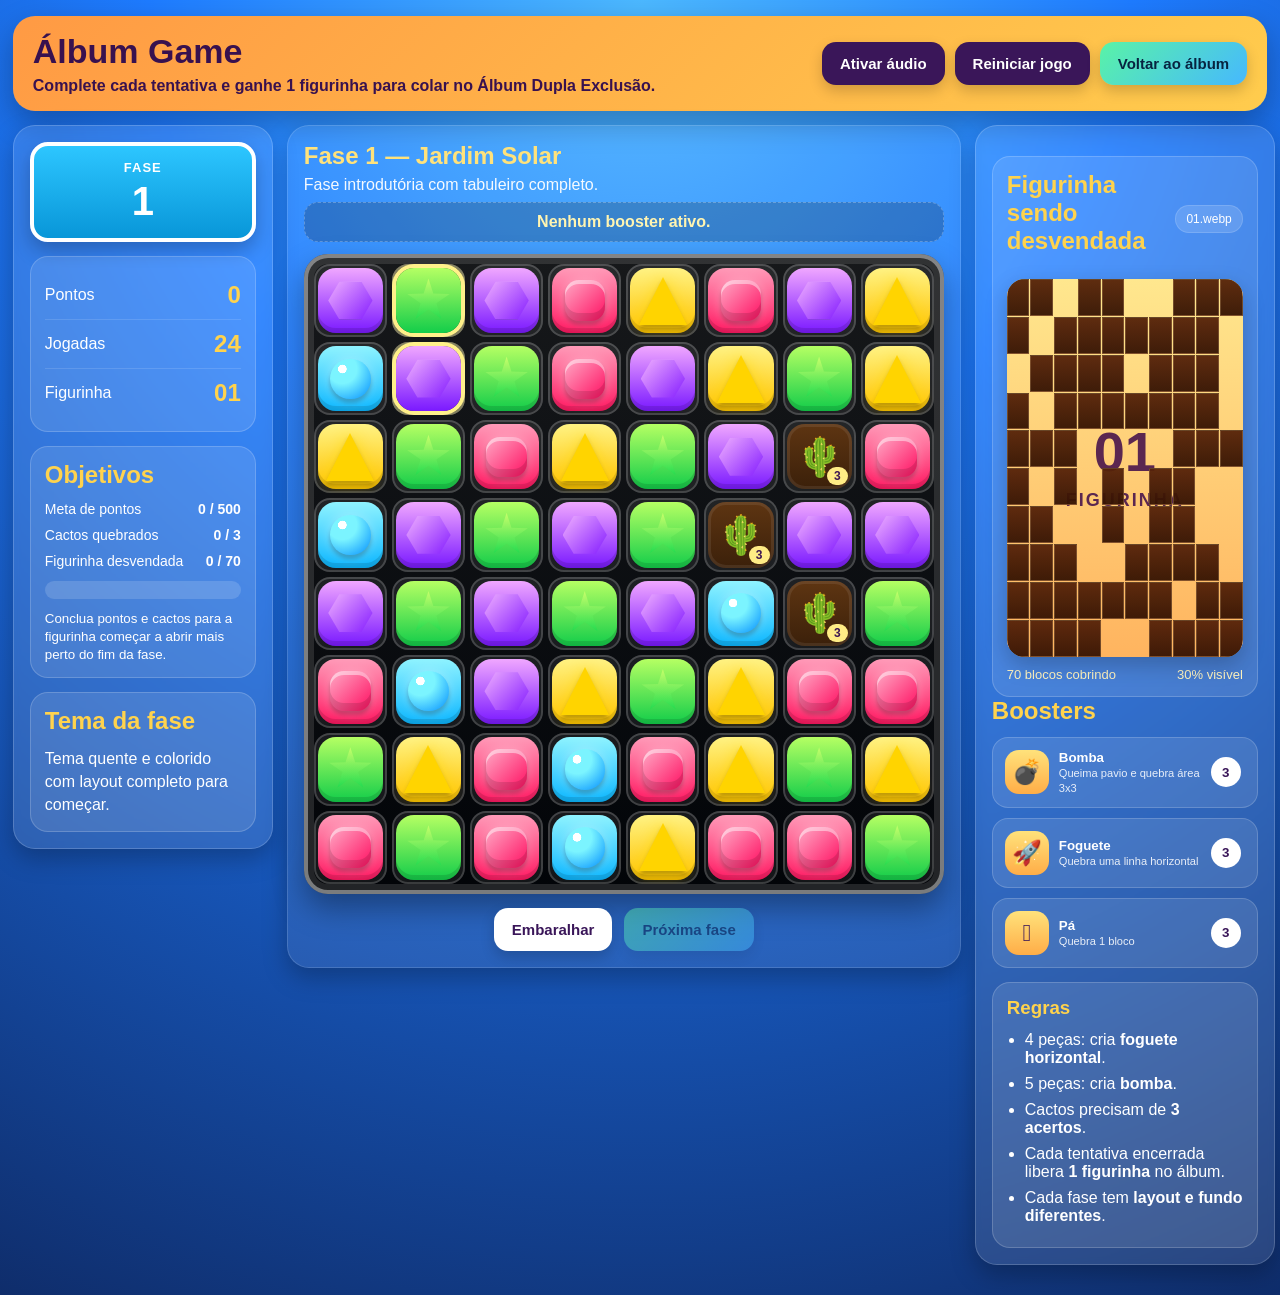
<file: game/index.html>
<!DOCTYPE html>
<html lang="pt-BR">
<head>
  <meta charset="UTF-8" />
  <meta name="viewport" content="width=device-width, initial-scale=1.0" />
  <title>Álbum Game — Ganhe Figurinhas</title>
  <link rel="stylesheet" href="style.css" />
</head>
<body>
  <audio id="audioFundo" src="audio/fundo.mp3" loop></audio>
  <audio id="audioClick" src="audio/click.mp3"></audio>
  <audio id="audioSwipe" src="audio/swipe.mp3"></audio>
  <audio id="audioMatch" src="audio/match.mp3"></audio>
  <audio id="audioSparkle" src="audio/sparkle.mp3"></audio>
  <audio id="audioBomba" src="audio/bomba.mp3"></audio>
  <audio id="audioFoguete" src="audio/foguete.mp3"></audio>
  <audio id="audioPa" src="audio/pa.mp3"></audio>
  <audio id="audioErro" src="audio/erro.mp3"></audio>
  <audio id="audioVitoria" src="audio/vitoria.mp3"></audio>

  <div class="pagina">
    <header class="topbar">
      <div>
        <h1>Álbum Game</h1>
        <p>Complete cada tentativa e ganhe 1 figurinha para colar no Álbum Dupla Exclusão.</p>
      </div>
      <div class="topbar-actions">
        <button id="btnAudio" class="btn btn-dark">Ativar áudio</button>
        <button id="btnReiniciar" class="btn btn-dark">Reiniciar jogo</button>
        <button id="btnVoltarAlbum" class="btn btn-primary">Voltar ao álbum</button>
      </div>
    </header>

    <main class="layout">
      <aside class="painel painel-esquerdo">
        <div class="placa">
          <span class="placa-titulo">FASE</span>
          <strong id="faseAtual">1</strong>
        </div>

        <div class="card-info">
          <div class="linha-info"><span>Pontos</span><strong id="pontos">0</strong></div>
          <div class="linha-info"><span>Jogadas</span><strong id="movimentos">0</strong></div>
          <div class="linha-info"><span>Figurinha</span><strong id="figurinhaNumero">001</strong></div>
        </div>

        <div class="objetivos">
          <h2>Objetivos</h2>
          <div class="objetivo-item"><span>Meta de pontos</span><strong id="metaPontos">0 / 0</strong></div>
          <div class="objetivo-item"><span>Cactos quebrados</span><strong id="metaCactos">0 / 0</strong></div>
          <div class="objetivo-item"><span>Figurinha desvendada</span><strong id="metaFigurinha">0 / 0</strong></div>
          <div class="barra"><div id="progresso" class="progresso"></div></div>
          <small id="descricaoFase">Conclua os 3 objetivos para passar de fase.</small>
        </div>

        <div class="painel-preparo">
          <h2>Tema da fase</h2>
          <p id="temaFase">Cada fase agora tem layout próprio, fundo próprio e dificuldade própria.</p>
        </div>
      </aside>

      <section class="centro">
        <div class="tabuleiro-topo">
          <h2 id="tituloFase">Fase 1</h2>
          <p id="subtituloFase">Troque peças por clique ou arrastando um bloco por vez.</p>
        </div>

        <div id="statusBooster" class="status-booster">Nenhum booster ativo.</div>

        <div class="tabuleiro-wrap">
          <div id="tabuleiro" class="tabuleiro"></div>
        </div>

        <div class="acoes-centro">
          <button id="btnEmbaralhar" class="btn">Embaralhar</button>
          <button id="btnProximaFase" class="btn btn-primary" disabled>Próxima fase</button>
        </div>
      </section>

      <aside class="painel painel-direito">
        <div class="figurinha-box">
          <div class="figurinha-head">
            <h2>Figurinha sendo desvendada</h2>
            <span id="figurinhaArquivo" class="etiqueta-arquivo">001.webp</span>
          </div>
          <div id="stickerPreview" class="sticker-preview sem-imagem">
            <img id="stickerImage" alt="Figurinha" />
            <div id="stickerFallback" class="sticker-fallback">
              <div class="fallback-numero" id="fallbackNumero">001</div>
              <div class="fallback-texto">FIGURINHA</div>
            </div>
            <div id="stickerMask" class="sticker-mask"></div>
          </div>
          <div class="figurinha-stats">
            <span id="coberturaRestante">0 blocos cobrindo</span>
            <span id="porcentagemVisivel">0% visível</span>
          </div>
        </div>

        <h2>Boosters</h2>
        <button id="boosterBomba" class="booster-btn">
          <span class="booster-icone">💣</span>
          <span class="booster-texto"><strong>Bomba</strong><small>Queima pavio e quebra área 3x3</small></span>
          <span id="qtdBomba" class="booster-qtd">3</span>
        </button>

        <button id="boosterFoguete" class="booster-btn">
          <span class="booster-icone">🚀</span>
          <span class="booster-texto"><strong>Foguete</strong><small>Quebra uma linha horizontal</small></span>
          <span id="qtdFoguete" class="booster-qtd">3</span>
        </button>

        <button id="boosterPa" class="booster-btn">
          <span class="booster-icone">🪏</span>
          <span class="booster-texto"><strong>Pá</strong><small>Quebra 1 bloco</small></span>
          <span id="qtdPa" class="booster-qtd">3</span>
        </button>

        <div class="ajuda">
          <h3>Regras</h3>
          <ul>
            <li>4 peças: cria <b>foguete horizontal</b>.</li>
            <li>5 peças: cria <b>bomba</b>.</li>
            <li>Cactos precisam de <b>3 acertos</b>.</li>
            <li>Cada tentativa encerrada libera <b>1 figurinha</b> no álbum.</li>
            <li>Cada fase tem <b>layout e fundo diferentes</b>.</li>
          </ul>
        </div>
      </aside>
    </main>
  </div>

  <div id="modal" class="modal escondido">
    <div class="modal-box">
      <h2 id="modalTitulo">Resultado</h2>
      <p id="modalTexto"></p>
      <div id="modalPremio" class="modal-premio escondido"></div>
      <div class="modal-actions">
        <button id="btnModalPrincipal" class="btn btn-primary">Continuar</button>
        <button id="btnModalSecundario" class="btn btn-dark escondido">Fechar</button>
      </div>
    </div>
  </div>

  <script src="figurinhas/figurinhas-config.js"></script>
  <script src="script.js"></script>
</body>
</html>
</file>
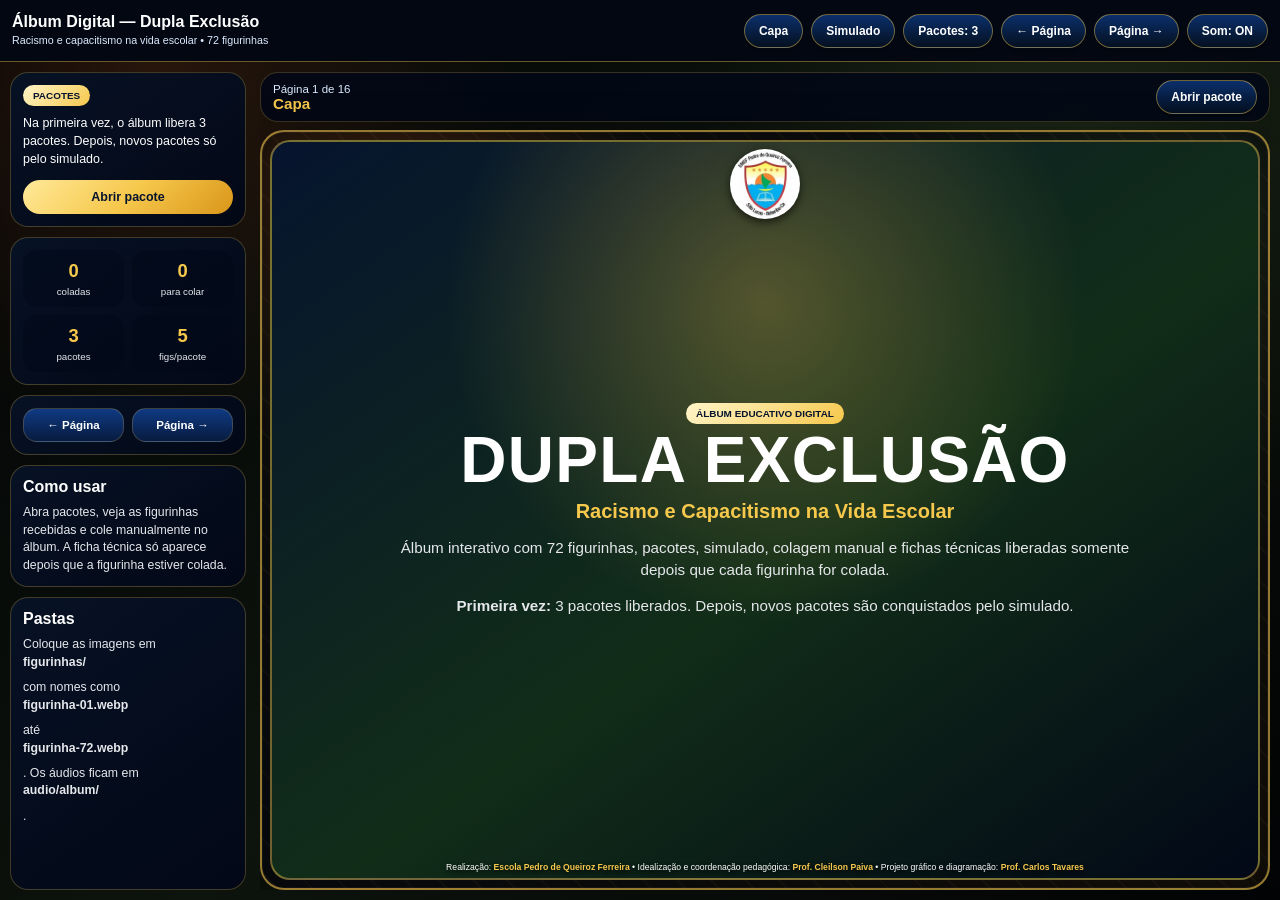
<file: index_fix_23_32.html>
<!DOCTYPE html>
<html lang="pt-BR">
<head>
<meta charset="UTF-8">
<meta name="viewport" content="width=device-width, initial-scale=1.0">
<title>Álbum Digital — Dupla Exclusão</title>
<style>
*{box-sizing:border-box;margin:0;padding:0}
:root{
  --bg:#050607;--bg2:#101008;--panel:#071225;--panel2:#0a1a35;
  --gold:#f6c84c;--gold2:#d9961a;--orange:#c45822;--green:#668a3c;--blue:#0e5c73;
  --paper:#0d1218;--paper2:#17100b;--ink:#f6ead2;--muted:#d7c5a2;--line:rgba(246,200,76,.42);
}
html,body{width:100%;height:100%;overflow:hidden}
body{
  font-family:Arial,Helvetica,sans-serif;
  background:
    radial-gradient(circle at 12% 8%, rgba(196,88,34,.18), transparent 26%),
    radial-gradient(circle at 85% 18%, rgba(102,138,60,.16), transparent 30%),
    linear-gradient(135deg,#020304,#0d130d 50%,#020304);
  color:#fff;
}
button{font-family:inherit;cursor:pointer}
.app{height:100vh;display:grid;grid-template-rows:62px 1fr;overflow:hidden}
.topo{
  display:flex;align-items:center;justify-content:space-between;gap:10px;
  background:#030712;border-bottom:1px solid var(--line);padding:8px 12px;z-index:5;
}
.marca{min-width:265px;line-height:1.05}
.marca b{font-size:1rem;display:block}
.marca small{font-size:.67rem;color:#dbeafe;display:block;margin-top:4px}
.topo nav{display:flex;gap:8px;align-items:center;justify-content:flex-end;flex-wrap:wrap}
.btn,.topo button{
  border:1px solid rgba(246,200,76,.45);background:linear-gradient(180deg,#0b2f6b,#04101f);
  color:#fff;border-radius:999px;padding:9px 14px;font-size:.75rem;font-weight:900;box-shadow:0 3px 0 rgba(0,0,0,.3)
}
.btn:hover,.topo button:hover{color:var(--gold);border-color:var(--gold)}
.palco{height:calc(100vh - 62px);display:grid;grid-template-columns:240px 1fr;gap:10px;padding:10px;overflow:hidden}
.lateral{min-height:0;overflow:auto;display:grid;grid-template-rows:auto auto auto auto 1fr;gap:10px;padding-right:4px}
.lateral::-webkit-scrollbar{width:8px}.lateral::-webkit-scrollbar-thumb{background:#9ca3af;border-radius:999px}
.box,.status,.controles{
  border-radius:18px;background:linear-gradient(145deg,rgba(7,18,37,.98),rgba(2,8,23,.96));
  border:1px solid rgba(246,200,76,.25);padding:12px
}
.tag{
  display:inline-flex;padding:5px 10px;border-radius:999px;background:linear-gradient(135deg,#fff5c9,var(--gold));
  color:#07142e;font-size:.62rem;font-weight:900;text-transform:uppercase;margin-bottom:8px
}
.box button,.btn-dourado{
  width:100%;border:0;border-radius:999px;padding:10px 12px;background:linear-gradient(135deg,#ffe99a,var(--gold),var(--gold2));
  color:#06142e;font-weight:900;font-size:.78rem
}
.status{display:grid;grid-template-columns:1fr 1fr;gap:8px}
.status div{border-radius:14px;background:rgba(2,8,23,.45);text-align:center;padding:10px 5px}
.status b{display:block;color:var(--gold);font-size:1.15rem}.status span{display:block;color:#e5e7eb;font-size:.61rem;margin-top:4px}
.controles{display:grid;grid-template-columns:1fr 1fr;gap:8px}.controles button{border:1px solid rgba(246,200,76,.22);border-radius:14px;padding:10px 6px;background:linear-gradient(180deg,#103a83,#071b3f);color:#fff;font-size:.72rem;font-weight:900}
.dica b{display:block;margin-bottom:8px}.dica p{color:#e5e7eb;font-size:.77rem;line-height:1.42}
.area{min-width:0;min-height:0;display:grid;grid-template-rows:50px 1fr;gap:8px;overflow:hidden}
.barra{
  display:grid;grid-template-columns:1fr auto;gap:10px;align-items:center;border-radius:18px;padding:6px 12px;
  background:rgba(2,8,23,.86);border:1px solid rgba(246,200,76,.22)
}
.barra span{display:block;color:#dbeafe;font-size:.72rem}.barra b{display:block;color:var(--gold);font-size:.95rem;white-space:nowrap;overflow:hidden;text-overflow:ellipsis}
.livro{height:100%;min-height:0;display:grid;grid-template-columns:minmax(0,1fr) 12px minmax(0,1fr);overflow:hidden;filter:drop-shadow(0 18px 26px rgba(0,0,0,.42))}
.livro.capa{grid-template-columns:1fr}.livro.capa .esquerda,.livro.capa .miolo{display:none}
.miolo{background:linear-gradient(90deg,rgba(0,0,0,.6),rgba(246,200,76,.22),rgba(0,0,0,.6));border-top:1px solid rgba(246,200,76,.35);border-bottom:1px solid rgba(246,200,76,.35)}
.pagina{
  position:relative;height:100%;min-height:0;overflow:hidden;padding:8px;
  background:
    radial-gradient(circle at 12% 9%, rgba(196,88,34,.23), transparent 24%),
    radial-gradient(circle at 90% 14%, rgba(102,138,60,.19), transparent 30%),
    linear-gradient(145deg,#12100b 0%,#080b0f 48%,#15100a 100%);
  color:var(--ink);border:2px solid rgba(246,200,76,.58);
  box-shadow:inset 0 0 32px rgba(0,0,0,.52), inset 0 0 0 1px rgba(255,255,255,.06)
}
.pagina:before{
  content:"";position:absolute;inset:0;pointer-events:none;opacity:.12;
  background-image:repeating-linear-gradient(45deg, transparent 0 10px, rgba(246,200,76,.25) 10px 12px, transparent 12px 24px);
}
.esquerda{border-radius:24px 7px 7px 24px}.direita{border-radius:7px 24px 24px 7px}.livro.capa .direita{border-radius:24px}
.logo-escola{
  position:absolute;top:7px;left:8px;width:48px;height:48px;object-fit:contain;z-index:5;
  border-radius:50%;background:#fff;padding:2px;
  filter:drop-shadow(0 3px 5px rgba(0,0,0,.65))
}
.creditos{
  position:absolute;left:10px;right:10px;bottom:5px;text-align:center;z-index:5;
  color:#fff;font-size:.54rem;line-height:1.15;text-shadow:0 2px 5px #000;
}
.creditos b{color:var(--gold)}
.page-inner{position:relative;z-index:1;height:100%;min-height:0;display:grid;grid-template-rows:auto auto minmax(0,1fr);gap:7px;padding:10px 2px 24px}
.page-head{text-align:center;min-height:0;padding-left:46px;padding-right:4px}
.page-head .label{display:inline-block;background:linear-gradient(90deg,#d9961a,#f6c84c,#d9961a);color:#111827;padding:4px 22px;border-radius:2px;font-weight:900;font-size:.70rem;text-transform:uppercase}
.page-head small{display:inline-block;background:#8a531f;color:#fff;border-radius:999px;padding:4px 14px;font-weight:900;font-size:.66rem;margin-top:-3px}
.page-head h2{font-size:1.20rem;line-height:1.05;color:var(--gold);text-shadow:0 2px 8px #000;margin-top:2px;text-transform:uppercase}
.texto-pagina{
  color:#fff;background:rgba(255,255,255,.08);border:1px solid rgba(246,200,76,.25);
  border-radius:13px;padding:7px 9px;font-size:.73rem;line-height:1.22;text-align:center;font-weight:700
}
.grid-fig{min-height:0;display:grid;grid-template-columns:repeat(3,minmax(0,1fr));grid-template-rows:repeat(2,minmax(0,1fr));gap:7px}
.fig{
  min-width:0;min-height:0;overflow:hidden;border-radius:10px;background:#0d224d;border:2px solid rgba(246,200,76,.35);
  display:grid;grid-template-rows:1fr auto;box-shadow:0 4px 10px rgba(0,0,0,.44);cursor:pointer
}
.fig:hover{transform:translateY(-1px);border-color:var(--gold)}
.arte{min-height:0;display:grid;place-items:center;position:relative;background:linear-gradient(145deg,#1f3b82,#0a1428);overflow:hidden}
.arte img{width:100%;height:100%;object-fit:contain;display:block}
.placeholder{width:100%;height:100%;display:flex;flex-direction:column;align-items:center;justify-content:center;text-align:center;padding:6px;background:radial-gradient(circle,rgba(246,200,76,.2),transparent 42%),linear-gradient(145deg,#243f8c,#0d1a34)}
.placeholder .num{font-size:1.75rem;font-weight:900;color:var(--gold)}.placeholder .tema{font-size:.55rem;color:#fff;font-weight:900;line-height:1.1;margin-top:4px}
.estado{position:absolute;top:6px;right:6px;border-radius:999px;padding:3px 8px;background:#cbd5e1;color:#06142e;font-size:.56rem;font-weight:900;text-transform:uppercase}
.estado.ok{background:#86efac}.estado.colada{background:var(--gold)}
.acao{
  height:30px;border:0;background:#64748b;color:#fff;font-weight:900;font-size:.62rem;text-transform:uppercase
}
.fig.disponivel .acao{background:linear-gradient(135deg,#ffe99a,var(--gold),var(--gold2));color:#06142e}
.fig.colada{border-color:#86efac}.fig.colada .acao{background:linear-gradient(135deg,#0ea5e9,#22c55e);color:#fff}
.capa-album{
  position:relative;z-index:1;height:100%;display:grid;place-items:center;text-align:center;border-radius:20px;
  background:radial-gradient(circle at 50% 22%,rgba(246,200,76,.30),transparent 42%),linear-gradient(145deg,#06142e,#112d18 55%,#020817);
  border:2px solid rgba(246,200,76,.45);padding:22px;color:#fff;overflow:hidden
}
.capa-album h1{font-size:clamp(2.7rem,5vw,4.8rem);line-height:.9;text-transform:uppercase;letter-spacing:.02em}
.capa-album h2{color:var(--gold);font-size:1.25rem;margin-top:10px}.capa-album p{max-width:760px;margin:14px auto 0;color:#e5e7eb;line-height:1.45;font-size:.95rem}
.pagina-especial{position:relative;z-index:1;height:100%;overflow:hidden;display:grid;grid-template-rows:auto 1fr auto;gap:10px;padding:10px 8px 26px;color:#fff}
.pagina-especial h2{color:var(--gold);text-shadow:0 2px 9px #000;font-size:1.55rem;line-height:1;text-transform:uppercase;text-align:center}
.pagina-especial p{font-size:.9rem;line-height:1.42;text-align:center;color:#f8fafc}
.info-grid{display:grid;grid-template-columns:repeat(2,1fr);gap:10px;align-content:start}
.info-card,.pergunta-box{
  background:linear-gradient(145deg,rgba(15,23,42,.94),rgba(7,27,61,.90));
  border:1px solid rgba(246,200,76,.32);border-radius:16px;padding:12px;color:#fff
}
.info-card b{display:block;color:var(--gold);font-size:.74rem;text-transform:uppercase}.info-card span{display:block;font-weight:900;font-size:1.45rem;margin-top:5px}
.modal{position:fixed;inset:0;z-index:100;display:none;place-items:center;background:rgba(2,6,23,.78);backdrop-filter:blur(8px);padding:16px}
.modal.ativo{display:grid}.card-modal{position:relative;width:min(980px,96vw);max-height:90vh;overflow:auto;padding:20px;border-radius:26px;background:linear-gradient(145deg,rgba(12,37,84,.98),rgba(2,6,23,.96));border:1px solid rgba(246,200,76,.35);box-shadow:0 20px 50px rgba(0,0,0,.5)}
.fechar{position:absolute;top:12px;right:12px;width:36px;height:36px;border:0;border-radius:999px;background:linear-gradient(135deg,#fff,var(--gold));color:#06142e;font-weight:900;font-size:1.2rem}
.resultado{display:grid;grid-template-columns:repeat(5,1fr);gap:10px;margin-top:14px}.resultado .fig{min-height:230px}
.ficha-rev{display:grid;grid-template-columns:270px 1fr;gap:18px}.ficha-img{height:430px;border-radius:18px;background:#06142e;overflow:hidden;border:1px solid rgba(246,200,76,.35);display:grid;place-items:center}.ficha-img img{width:100%;height:100%;object-fit:contain}
.ficha-dados h2{font-size:2rem;color:#fff;line-height:1;margin-bottom:10px}.meta{display:grid;grid-template-columns:1fr 1fr;gap:8px;margin:10px 0}.meta div{background:rgba(255,255,255,.07);border:1px solid rgba(255,255,255,.12);border-radius:12px;padding:10px}.meta span{display:block;color:#cbd5e1;font-size:.72rem}.meta b{color:var(--gold)}
.texto-ficha{display:grid;gap:9px}.texto-ficha article{background:rgba(2,6,23,.46);border:1px solid rgba(255,255,255,.12);border-radius:14px;padding:12px}.texto-ficha h3{color:var(--gold);margin-bottom:5px}.texto-ficha p{color:#e5e7eb;line-height:1.42;font-size:.9rem}
.bloqueio{min-height:240px;display:grid;place-items:center;text-align:center;color:#fff}.lock{font-size:3rem}
.quiz-opcao{width:100%;border:1px solid rgba(246,200,76,.25);border-radius:12px;background:rgba(255,255,255,.08);color:#fff;padding:10px;margin-top:8px;text-align:left;font-weight:800}
.quiz-opcao.selecionada{background:linear-gradient(135deg,#ffe99a,var(--gold));color:#06142e}
.quiz-opcao b{display:inline-block;min-width:28px;color:var(--gold)}
.quiz-opcao.selecionada b{color:#06142e}
.quiz-opcao.bloqueado,.quiz-opcao:disabled{opacity:.45;cursor:not-allowed;background:rgba(148,163,184,.18);color:#cbd5e1}
.quiz-status{margin-top:10px;padding:10px;border-radius:12px;background:rgba(255,255,255,.07);border:1px solid rgba(246,200,76,.25);color:#e5e7eb;font-size:.86rem;line-height:1.35}

.codigo-brinde{
  margin-top:14px;
  padding:12px;
  border-radius:16px;
  background:rgba(255,255,255,.07);
  border:1px solid rgba(246,200,76,.28);
}
.codigo-brinde label{
  display:block;
  color:var(--gold);
  font-weight:900;
  font-size:.75rem;
  text-transform:uppercase;
  margin-bottom:7px;
}
.codigo-brinde .linha-codigo{
  display:grid;
  grid-template-columns:1fr auto;
  gap:8px;
}
.codigo-brinde input{
  width:100%;
  border:1px solid rgba(246,200,76,.35);
  border-radius:999px;
  padding:10px 12px;
  background:#020617;
  color:#fff;
  font-weight:900;
  outline:none;
}
.codigo-brinde input::placeholder{color:#94a3b8}
.codigo-brinde small{
  display:block;
  margin-top:7px;
  color:#cbd5e1;
  line-height:1.3;
}

@media(max-width:1100px){.palco{grid-template-columns:1fr}.lateral{display:none}.resultado{grid-template-columns:repeat(2,1fr)}}
@media(max-width:760px){html,body{overflow:hidden}.app{height:100vh;min-height:100vh;grid-template-rows:auto 1fr}.topo{align-items:flex-start;padding:7px;gap:6px}.marca{min-width:170px}.marca b{font-size:.82rem}.marca small{font-size:.56rem}.topo nav{gap:4px}.topo button{padding:7px 8px;font-size:.62rem}.palco{height:calc(100vh - 68px);padding:6px;grid-template-columns:1fr}.lateral{display:none}.area{height:100%;min-height:0;grid-template-rows:42px 1fr}.barra{padding:5px 8px}.barra b{font-size:.76rem}.barra span{font-size:.61rem}.livro,.livro.mobile-uma-pagina{display:grid;grid-template-columns:1fr;height:100%;min-height:0}.livro .esquerda,.livro .miolo{display:none!important}.pagina{height:100%;min-height:0;margin:0;border-radius:18px!important;padding:6px}.page-inner{padding:8px 0 18px;gap:5px}.page-head{padding-left:42px}.page-head h2{font-size:.96rem}.texto-pagina{font-size:.62rem;padding:5px}.grid-fig{gap:5px}.acao{height:25px;font-size:.52rem}.placeholder .num{font-size:1.25rem}.placeholder .tema{font-size:.46rem}.estado{font-size:.48rem;padding:2px 5px}.pagina-especial{padding:8px 5px 18px;gap:8px}.pagina-especial h2{font-size:1.15rem}.pagina-especial p{font-size:.75rem}.info-grid{gap:6px}.info-card{padding:8px}.info-card span{font-size:1.05rem}.resultado{grid-template-columns:1fr}.ficha-rev{grid-template-columns:1fr}.card-modal{max-height:94vh;padding:14px}.ficha-img{height:300px}}

.promo-radar{position:relative;z-index:2;height:100%;display:grid;grid-template-rows:auto 1fr auto;gap:12px;padding:16px 14px 26px;color:#fff;text-align:center;overflow:hidden}
.promo-radar:before{content:"";position:absolute;inset:0;background:radial-gradient(circle at 20% 15%,rgba(34,197,94,.22),transparent 26%),radial-gradient(circle at 80% 20%,rgba(59,130,246,.25),transparent 30%),linear-gradient(145deg,rgba(2,6,23,.72),rgba(15,23,42,.92));z-index:-1}
.promo-radar .selo-copa{display:inline-flex;align-items:center;justify-content:center;margin:0 auto;padding:7px 14px;border-radius:999px;background:linear-gradient(135deg,#dcfce7,#fef08a,#bfdbfe);color:#082f49;font-size:.7rem;font-weight:1000;text-transform:uppercase;letter-spacing:.04em;box-shadow:0 8px 22px rgba(0,0,0,.35)}
.promo-radar h2{font-size:1.65rem;line-height:.98;color:#facc15;text-transform:uppercase;text-shadow:0 3px 10px #000;margin-top:4px}
.promo-radar h3{font-size:1rem;color:#e0f2fe;margin-top:4px}
.promo-radar .promo-box{display:grid;grid-template-columns:1fr 150px;gap:12px;align-items:center;background:rgba(2,6,23,.58);border:1px solid rgba(250,204,21,.38);border-radius:22px;padding:14px;box-shadow:inset 0 0 25px rgba(255,255,255,.04)}
.promo-radar ul{list-style:none;text-align:left;display:grid;gap:8px;font-size:.84rem;line-height:1.25;color:#f8fafc}
.promo-radar li:before{content:"⚽ ";margin-right:3px}
.promo-radar .qr-card{background:#fff;border-radius:18px;padding:10px;color:#111827;box-shadow:0 8px 24px rgba(0,0,0,.45)}
.promo-radar .qr-card img{width:128px;height:128px;display:block;margin:0 auto 6px;image-rendering:auto}
.promo-radar .qr-card b{display:block;font-size:.62rem;text-transform:uppercase}
.promo-radar .link-radar{font-size:.68rem;line-height:1.25;color:#dbeafe;background:rgba(2,6,23,.55);border:1px solid rgba(255,255,255,.16);border-radius:14px;padding:8px 10px;word-break:break-all}
.promo-radar .cta-radar{border-radius:18px;background:linear-gradient(135deg,#16a34a,#facc15,#2563eb);color:#04111f;font-weight:1000;padding:10px 12px;text-transform:uppercase;box-shadow:0 8px 18px rgba(0,0,0,.4)}
@media(max-width:760px){.promo-radar .promo-box{grid-template-columns:1fr}.promo-radar .qr-card img{width:160px;height:160px}}

</style>
</head>
<body>
<div class="app">
<header class="topo">
  <div class="marca">
    <b>Álbum Digital — Dupla Exclusão</b>
    <small>Racismo e capacitismo na vida escolar • 72 figurinhas</small>
  </div>
  <nav>
    <button id="btnCapa">Capa</button>
    <button id="btnSimulado">Simulado</button>
    <button id="btnPacotes">Pacotes: <span id="pacotesTopo">3</span></button>
    <button id="btnAnteriorTopo">← Página</button>
    <button id="btnProximaTopo">Página →</button>
    <button id="btnAudio">Som: ON</button>
  </nav>
</header>

<main class="palco">
  <aside class="lateral">
    <div class="box">
      <span class="tag">Pacotes</span>
      <p style="font-size:.78rem;line-height:1.45;color:#fff">Na primeira vez, o álbum libera 3 pacotes. Depois, novos pacotes só pelo simulado.</p>
      <button id="btnAbrirLateral" style="margin-top:12px">Abrir pacote</button>
    </div>
    <div class="status">
      <div><b id="totalColadas">0</b><span>coladas</span></div>
      <div><b id="totalDisponiveis">0</b><span>para colar</span></div>
      <div><b id="totalPacotes">3</b><span>pacotes</span></div>
      <div><b>5</b><span>figs/pacote</span></div>
    </div>
    <div class="controles">
      <button id="btnAnterior">← Página</button>
      <button id="btnProxima">Página →</button>
    </div>
    <div class="box dica">
      <b>Como usar</b>
      <p>Abra pacotes, veja as figurinhas recebidas e cole manualmente no álbum. A ficha técnica só aparece depois que a figurinha estiver colada.</p>
    </div>
    <div class="box dica">
      <b>Pastas</b>
      <p>Coloque as imagens em <b>figurinhas/</b> com nomes como <b>figurinha-01.webp</b> até <b>figurinha-72.webp</b>. Os áudios ficam em <b>audio/album/</b>.</p>
    </div>
  </aside>

  <section class="area">
    <div class="barra">
      <div><span id="paginaAtual">Página 1</span><b id="tituloPagina">Capa</b></div>
      <button class="btn" id="btnAbrirTopo">Abrir pacote</button>
    </div>
    <div class="livro capa" id="livro">
      <div class="pagina esquerda" id="paginaEsquerda"></div>
      <div class="miolo"></div>
      <div class="pagina direita" id="paginaDireita"></div>
    </div>
  </section>
</main>
</div>

<section class="modal" id="modalPacote">
  <div class="card-modal">
    <button class="fechar" id="fecharPacote">×</button>
    <span class="tag">Pacote</span>
    <h2 style="color:#fff">Abrir pacote</h2>
    <p id="avisoPacote" style="color:#cbd5e1;margin-top:8px;line-height:1.4"></p>
    <button class="btn-dourado" id="btnAbrirPacote" style="margin-top:14px">Abrir pacote agora</button>

    <div class="codigo-brinde">
      <label for="inputCodigoBrinde">Código de brinde</label>
      <div class="linha-codigo">
        <input id="inputCodigoBrinde" type="text" inputmode="numeric" placeholder="Digite o código">
        <button class="btn-dourado" id="btnResgatarCodigo" type="button">Resgatar</button>
      </div>
      <small>Código especial <b>2805</b>: libera 40 figurinhas para colar no álbum. Uso único neste navegador.</small>
    </div>

    <div id="resultadoPacote" class="resultado"></div>
  </div>
</section>

<section class="modal" id="modalFicha">
  <div class="card-modal">
    <button class="fechar" id="fecharFicha">×</button>
    <div id="conteudoFicha"></div>
  </div>
</section>

<section class="modal" id="modalQuiz">
  <div class="card-modal">
    <button class="fechar" id="fecharQuiz">×</button>
    <span class="tag">Simulado</span>
    <h2 style="color:#fff">Simulado do Tema</h2>
    <p style="color:#cbd5e1;margin-top:8px">10 questões. Gabaritou: 3 pacotes. Até 9 acertos: 1 pacote.</p>
    <div id="quizArea" style="margin-top:14px"></div>
  </div>
</section>

<script>
const FIGURINHAS = [
  {
    "id": "fig-01",
    "numero": 1,
    "paginaAlbum": 4,
    "tema": "Racismo Estrutural",
    "titulo": "Figurinha 01",
    "descricao": "Menina negra cadeirante observando uma cidade marcada por desigualdade entre área nobre e periferia, expressão séria, representando racismo estrutural e exclusão social.",
    "reflexao": "A cena mostra que a exclusão não nasce apenas de atitudes individuais. Ela também aparece nas estruturas da sociedade, nas oportunidades, nos serviços e nos espaços que não foram pensados para todos.",
    "acao": "Observe a escola e a comunidade: que barreiras precisam ser removidas para garantir acesso, respeito e participação?"
  },
  {
    "id": "fig-02",
    "numero": 2,
    "paginaAlbum": 4,
    "tema": "Racismo Estrutural",
    "titulo": "Figurinha 02",
    "descricao": "Menino negro com deficiência visual caminhando com bengala por uma calçada esburacada, ônibus ao fundo e ausência de acessibilidade urbana, mostrando desigualdade estrutural.",
    "reflexao": "A cena mostra que a exclusão não nasce apenas de atitudes individuais. Ela também aparece nas estruturas da sociedade, nas oportunidades, nos serviços e nos espaços que não foram pensados para todos.",
    "acao": "Observe a escola e a comunidade: que barreiras precisam ser removidas para garantir acesso, respeito e participação?"
  },
  {
    "id": "fig-03",
    "numero": 3,
    "paginaAlbum": 4,
    "tema": "Racismo Estrutural",
    "titulo": "Figurinha 03",
    "descricao": "Mãe negra acompanhando uma criança negra cadeirante em fila de atendimento público, segurando documentos, ambiente de burocracia e espera, simbolizando barreiras sociais e institucionais.",
    "reflexao": "A cena mostra que a exclusão não nasce apenas de atitudes individuais. Ela também aparece nas estruturas da sociedade, nas oportunidades, nos serviços e nos espaços que não foram pensados para todos.",
    "acao": "Observe a escola e a comunidade: que barreiras precisam ser removidas para garantir acesso, respeito e participação?"
  },
  {
    "id": "fig-04",
    "numero": 4,
    "paginaAlbum": 4,
    "tema": "Racismo Estrutural",
    "titulo": "Figurinha 04",
    "descricao": "Adolescente negra surda em um ponto de ônibus olhando informações confusas e inacessíveis, expressão de frustração, cenário urbano representando exclusão comunicacional.",
    "reflexao": "A cena mostra que a exclusão não nasce apenas de atitudes individuais. Ela também aparece nas estruturas da sociedade, nas oportunidades, nos serviços e nos espaços que não foram pensados para todos.",
    "acao": "Observe a escola e a comunidade: que barreiras precisam ser removidas para garantir acesso, respeito e participação?"
  },
  {
    "id": "fig-05",
    "numero": 5,
    "paginaAlbum": 4,
    "tema": "Racismo Estrutural",
    "titulo": "Família negra em casa simples",
    "descricao": "Família negra em casa simples, com criança negra com deficiência no centro da cena, ambiente digno, porém marcado por desigualdade econômica e exclusão histórica.",
    "reflexao": "A cena mostra que a exclusão não nasce apenas de atitudes individuais. Ela também aparece nas estruturas da sociedade, nas oportunidades, nos serviços e nos espaços que não foram pensados para todos.",
    "acao": "Observe a escola e a comunidade: que barreiras precisam ser removidas para garantir acesso, respeito e participação?"
  },
  {
    "id": "fig-06",
    "numero": 6,
    "paginaAlbum": 4,
    "tema": "Racismo Estrutural",
    "titulo": "Figurinha 06",
    "descricao": "Jovem negro com prótese na perna observando portas fechadas e oportunidades bloqueadas, ambiente urbano simbólico, representando exclusão econômica e social.",
    "reflexao": "A cena mostra que a exclusão não nasce apenas de atitudes individuais. Ela também aparece nas estruturas da sociedade, nas oportunidades, nos serviços e nos espaços que não foram pensados para todos.",
    "acao": "Observe a escola e a comunidade: que barreiras precisam ser removidas para garantir acesso, respeito e participação?"
  },
  {
    "id": "fig-07",
    "numero": 7,
    "paginaAlbum": 5,
    "tema": "Racismo Estrutural",
    "titulo": "Jovem negra com baixa visão em uma biblioteca pouco acessível",
    "descricao": "Jovem negra com baixa visão em uma biblioteca pouco acessível, tentando alcançar livros e materiais, representando barreiras ao conhecimento e ao direito de aprender.",
    "reflexao": "A cena mostra que a exclusão não nasce apenas de atitudes individuais. Ela também aparece nas estruturas da sociedade, nas oportunidades, nos serviços e nos espaços que não foram pensados para todos.",
    "acao": "Observe a escola e a comunidade: que barreiras precisam ser removidas para garantir acesso, respeito e participação?"
  },
  {
    "id": "fig-08",
    "numero": 8,
    "paginaAlbum": 5,
    "tema": "Racismo Estrutural",
    "titulo": "Figurinha 08",
    "descricao": "Menino negro autista em ambiente urbano com excesso de estímulos visuais e sonoros, pessoas ao redor ignorando suas necessidades, representando invisibilização social.",
    "reflexao": "A cena mostra que a exclusão não nasce apenas de atitudes individuais. Ela também aparece nas estruturas da sociedade, nas oportunidades, nos serviços e nos espaços que não foram pensados para todos.",
    "acao": "Observe a escola e a comunidade: que barreiras precisam ser removidas para garantir acesso, respeito e participação?"
  },
  {
    "id": "fig-09",
    "numero": 9,
    "paginaAlbum": 5,
    "tema": "Racismo Estrutural",
    "titulo": "Figurinha 09",
    "descricao": "Mulher negra cadeirante diante de um prédio público com escadaria e ausência de rampa, composição forte representando negação de direitos e exclusão arquitetônica.",
    "reflexao": "A cena mostra que a exclusão não nasce apenas de atitudes individuais. Ela também aparece nas estruturas da sociedade, nas oportunidades, nos serviços e nos espaços que não foram pensados para todos.",
    "acao": "Observe a escola e a comunidade: que barreiras precisam ser removidas para garantir acesso, respeito e participação?"
  },
  {
    "id": "fig-10",
    "numero": 10,
    "paginaAlbum": 5,
    "tema": "Racismo Estrutural",
    "titulo": "Jovem negro surdo em atendimento de saúde sem intérprete",
    "descricao": "Jovem negro surdo em atendimento de saúde sem intérprete, tentando se comunicar com expressão de dificuldade, simbolizando barreiras institucionais.",
    "reflexao": "A cena mostra que a exclusão não nasce apenas de atitudes individuais. Ela também aparece nas estruturas da sociedade, nas oportunidades, nos serviços e nos espaços que não foram pensados para todos.",
    "acao": "Observe a escola e a comunidade: que barreiras precisam ser removidas para garantir acesso, respeito e participação?"
  },
  {
    "id": "fig-11",
    "numero": 11,
    "paginaAlbum": 5,
    "tema": "Racismo Estrutural",
    "titulo": "Figurinha 11",
    "descricao": "Estudante negra com deficiência física diante de um mapa simbólico do Brasil formado por elementos de desigualdade, racismo e exclusão, imagem reflexiva e impactante.",
    "reflexao": "A cena mostra que a exclusão não nasce apenas de atitudes individuais. Ela também aparece nas estruturas da sociedade, nas oportunidades, nos serviços e nos espaços que não foram pensados para todos.",
    "acao": "Observe a escola e a comunidade: que barreiras precisam ser removidas para garantir acesso, respeito e participação?"
  },
  {
    "id": "fig-12",
    "numero": 12,
    "paginaAlbum": 5,
    "tema": "Racismo Estrutural",
    "titulo": "Estudante negro com deficiência no centro da cena",
    "descricao": "Estudante negro com deficiência no centro da cena, raízes africanas e correntes rompidas ao fundo, composição simbólica de resistência, identidade e luta contra o racismo estrutural.",
    "reflexao": "A cena mostra que a exclusão não nasce apenas de atitudes individuais. Ela também aparece nas estruturas da sociedade, nas oportunidades, nos serviços e nos espaços que não foram pensados para todos.",
    "acao": "Observe a escola e a comunidade: que barreiras precisam ser removidas para garantir acesso, respeito e participação?"
  },
  {
    "id": "fig-13",
    "numero": 13,
    "paginaAlbum": 6,
    "tema": "Racismo na Escola",
    "titulo": "Figurinha 13",
    "descricao": "Aluna negra cadeirante sozinha em sala de aula enquanto outros colegas interagem à distância, imagem sensível de isolamento e exclusão escolar.",
    "reflexao": "O racismo no ambiente escolar pode aparecer em apelidos, silêncio, isolamento, falta de representatividade e baixa expectativa sobre estudantes negros.",
    "acao": "Converse com colegas e professores sobre atitudes que tornam a escola mais justa, acolhedora e antirracista."
  },
  {
    "id": "fig-14",
    "numero": 14,
    "paginaAlbum": 6,
    "tema": "Racismo na Escola",
    "titulo": "Figurinha 14",
    "descricao": "Menino negro com deficiência visual tentando ler material escolar inadequado, com esforço no rosto e ambiente escolar ao fundo, mostrando barreiras pedagógicas.",
    "reflexao": "O racismo no ambiente escolar pode aparecer em apelidos, silêncio, isolamento, falta de representatividade e baixa expectativa sobre estudantes negros.",
    "acao": "Converse com colegas e professores sobre atitudes que tornam a escola mais justa, acolhedora e antirracista."
  },
  {
    "id": "fig-15",
    "numero": 15,
    "paginaAlbum": 6,
    "tema": "Racismo na Escola",
    "titulo": "Figurinha 15",
    "descricao": "Estudante negra surda observando a professora falar sem intérprete de Libras, em sala de aula, transmitindo sensação de exclusão e invisibilidade.",
    "reflexao": "O racismo no ambiente escolar pode aparecer em apelidos, silêncio, isolamento, falta de representatividade e baixa expectativa sobre estudantes negros.",
    "acao": "Converse com colegas e professores sobre atitudes que tornam a escola mais justa, acolhedora e antirracista."
  },
  {
    "id": "fig-16",
    "numero": 16,
    "paginaAlbum": 6,
    "tema": "Racismo na Escola",
    "titulo": "Figurinha 16",
    "descricao": "Menino negro com prótese sendo alvo de risos e comentários de colegas no corredor da escola, retratando bullying, racismo e discriminação.",
    "reflexao": "O racismo no ambiente escolar pode aparecer em apelidos, silêncio, isolamento, falta de representatividade e baixa expectativa sobre estudantes negros.",
    "acao": "Converse com colegas e professores sobre atitudes que tornam a escola mais justa, acolhedora e antirracista."
  },
  {
    "id": "fig-17",
    "numero": 17,
    "paginaAlbum": 6,
    "tema": "Racismo na Escola",
    "titulo": "Figurinha 17",
    "descricao": "Aluna negra com cabelo afro e deficiência física levantando a mão em sala de aula, mas sendo ignorada, enquanto a professora olha para outros alunos.",
    "reflexao": "O racismo no ambiente escolar pode aparecer em apelidos, silêncio, isolamento, falta de representatividade e baixa expectativa sobre estudantes negros.",
    "acao": "Converse com colegas e professores sobre atitudes que tornam a escola mais justa, acolhedora e antirracista."
  },
  {
    "id": "fig-18",
    "numero": 18,
    "paginaAlbum": 6,
    "tema": "Racismo na Escola",
    "titulo": "Jovem negro autista sentado sozinho no recreio",
    "descricao": "Jovem negro autista sentado sozinho no recreio, observando os outros estudantes em grupos, imagem sensível de exclusão e solidão escolar.",
    "reflexao": "O racismo no ambiente escolar pode aparecer em apelidos, silêncio, isolamento, falta de representatividade e baixa expectativa sobre estudantes negros.",
    "acao": "Converse com colegas e professores sobre atitudes que tornam a escola mais justa, acolhedora e antirracista."
  },
  {
    "id": "fig-19",
    "numero": 19,
    "paginaAlbum": 7,
    "tema": "Racismo na Escola",
    "titulo": "Figurinha 19",
    "descricao": "Estudante negra com muletas sendo impedida de participar de atividade escolar por falta de adaptação, cenário de exclusão institucional.",
    "reflexao": "O racismo no ambiente escolar pode aparecer em apelidos, silêncio, isolamento, falta de representatividade e baixa expectativa sobre estudantes negros.",
    "acao": "Converse com colegas e professores sobre atitudes que tornam a escola mais justa, acolhedora e antirracista."
  },
  {
    "id": "fig-20",
    "numero": 20,
    "paginaAlbum": 7,
    "tema": "Racismo na Escola",
    "titulo": "Figurinha 20",
    "descricao": "Aluna negra com baixa visão tentando enxergar o quadro distante em uma sala sem acessibilidade, imagem de dificuldade, esforço e negligência pedagógica.",
    "reflexao": "O racismo no ambiente escolar pode aparecer em apelidos, silêncio, isolamento, falta de representatividade e baixa expectativa sobre estudantes negros.",
    "acao": "Converse com colegas e professores sobre atitudes que tornam a escola mais justa, acolhedora e antirracista."
  },
  {
    "id": "fig-21",
    "numero": 21,
    "paginaAlbum": 7,
    "tema": "Racismo na Escola",
    "titulo": "Menino negro surdo durante atividade escolar",
    "descricao": "Menino negro surdo durante atividade escolar, com mãos expressivas e colegas sem atenção à sua comunicação, destacando barreiras de convivência.",
    "reflexao": "O racismo no ambiente escolar pode aparecer em apelidos, silêncio, isolamento, falta de representatividade e baixa expectativa sobre estudantes negros.",
    "acao": "Converse com colegas e professores sobre atitudes que tornam a escola mais justa, acolhedora e antirracista."
  },
  {
    "id": "fig-22",
    "numero": 22,
    "paginaAlbum": 7,
    "tema": "Racismo na Escola",
    "titulo": "Estudante negra cadeirante diante de uma escada da escola sem rampa",
    "descricao": "Estudante negra cadeirante diante de uma escada da escola sem rampa, olhando para cima com determinação e frustração.",
    "reflexao": "O racismo no ambiente escolar pode aparecer em apelidos, silêncio, isolamento, falta de representatividade e baixa expectativa sobre estudantes negros.",
    "acao": "Converse com colegas e professores sobre atitudes que tornam a escola mais justa, acolhedora e antirracista."
  },
  {
    "id": "fig-23",
    "numero": 23,
    "paginaAlbum": 7,
    "tema": "Racismo na Escola",
    "titulo": "Reunião escolar com família negra e estudante com deficiência",
    "descricao": "Reunião escolar com família negra e estudante com deficiência, enquanto gestores demonstram postura fria e desatenta, simbolizando negligência institucional.",
    "reflexao": "O racismo no ambiente escolar pode aparecer em apelidos, silêncio, isolamento, falta de representatividade e baixa expectativa sobre estudantes negros.",
    "acao": "Converse com colegas e professores sobre atitudes que tornam a escola mais justa, acolhedora e antirracista."
  },
  {
    "id": "fig-24",
    "numero": 24,
    "paginaAlbum": 7,
    "tema": "Racismo na Escola",
    "titulo": "Aluna negra com deficiência ao centro da sala",
    "descricao": "Aluna negra com deficiência ao centro da sala, postura firme e confiante, imagem de protagonismo, voz ativa e direito ao pertencimento escolar.",
    "reflexao": "O racismo no ambiente escolar pode aparecer em apelidos, silêncio, isolamento, falta de representatividade e baixa expectativa sobre estudantes negros.",
    "acao": "Converse com colegas e professores sobre atitudes que tornam a escola mais justa, acolhedora e antirracista."
  },
  {
    "id": "fig-25",
    "numero": 25,
    "paginaAlbum": 8,
    "tema": "Capacitismo",
    "titulo": "Figurinha 25",
    "descricao": "Criança negra com deficiência sendo tratada com excesso de pena por adultos ao redor, enquanto demonstra vontade de agir com autonomia.",
    "reflexao": "Capacitismo é tratar pessoas com deficiência como incapazes, inferiores ou dependentes, ignorando suas capacidades, escolhas e direitos.",
    "acao": "Troque a pena por respeito. Pergunte, escute, adapte e garanta autonomia."
  },
  {
    "id": "fig-26",
    "numero": 26,
    "paginaAlbum": 8,
    "tema": "Capacitismo",
    "titulo": "Figurinha 26",
    "descricao": "Adolescente negra cadeirante ouvindo comentários de pena e infantilização, com expressão de desconforto e força interior.",
    "reflexao": "Capacitismo é tratar pessoas com deficiência como incapazes, inferiores ou dependentes, ignorando suas capacidades, escolhas e direitos.",
    "acao": "Troque a pena por respeito. Pergunte, escute, adapte e garanta autonomia."
  },
  {
    "id": "fig-27",
    "numero": 27,
    "paginaAlbum": 8,
    "tema": "Capacitismo",
    "titulo": "Figurinha 27",
    "descricao": "Menino negro com deficiência visual demonstrando competência em atividade escolar, enquanto alguém ao fundo duvida de sua capacidade.",
    "reflexao": "Capacitismo é tratar pessoas com deficiência como incapazes, inferiores ou dependentes, ignorando suas capacidades, escolhas e direitos.",
    "acao": "Troque a pena por respeito. Pergunte, escute, adapte e garanta autonomia."
  },
  {
    "id": "fig-28",
    "numero": 28,
    "paginaAlbum": 8,
    "tema": "Capacitismo",
    "titulo": "Estudante negro surdo excluído de uma conversa em grupo",
    "descricao": "Estudante negro surdo excluído de uma conversa em grupo, colegas virados entre si, simbolizando barreiras comunicacionais e capacitismo social.",
    "reflexao": "Capacitismo é tratar pessoas com deficiência como incapazes, inferiores ou dependentes, ignorando suas capacidades, escolhas e direitos.",
    "acao": "Troque a pena por respeito. Pergunte, escute, adapte e garanta autonomia."
  },
  {
    "id": "fig-29",
    "numero": 29,
    "paginaAlbum": 8,
    "tema": "Capacitismo",
    "titulo": "Figurinha 29",
    "descricao": "Jovem negra com prótese esportiva olhando para uma quadra sem adaptação, pronta para participar, mas impedida pelo ambiente excludente.",
    "reflexao": "Capacitismo é tratar pessoas com deficiência como incapazes, inferiores ou dependentes, ignorando suas capacidades, escolhas e direitos.",
    "acao": "Troque a pena por respeito. Pergunte, escute, adapte e garanta autonomia."
  },
  {
    "id": "fig-30",
    "numero": 30,
    "paginaAlbum": 8,
    "tema": "Capacitismo",
    "titulo": "Figurinha 30",
    "descricao": "Aluna negra autista em sala de aula sendo mal interpretada como desinteressada, enquanto enfrenta sobrecarga sensorial e incompreensão.",
    "reflexao": "Capacitismo é tratar pessoas com deficiência como incapazes, inferiores ou dependentes, ignorando suas capacidades, escolhas e direitos.",
    "acao": "Troque a pena por respeito. Pergunte, escute, adapte e garanta autonomia."
  },
  {
    "id": "fig-31",
    "numero": 31,
    "paginaAlbum": 9,
    "tema": "Capacitismo",
    "titulo": "Figurinha 31",
    "descricao": "Estudante negro com deficiência intelectual lendo e escrevendo com concentração, imagem positiva de capacidade, esforço e aprendizagem.",
    "reflexao": "Capacitismo é tratar pessoas com deficiência como incapazes, inferiores ou dependentes, ignorando suas capacidades, escolhas e direitos.",
    "acao": "Troque a pena por respeito. Pergunte, escute, adapte e garanta autonomia."
  },
  {
    "id": "fig-32",
    "numero": 32,
    "paginaAlbum": 9,
    "tema": "Capacitismo",
    "titulo": "Figurinha 32",
    "descricao": "Jovem negra com deficiência invisível sendo desacreditada por pessoas ao redor, expressão de cansaço emocional e resistência.",
    "reflexao": "Capacitismo é tratar pessoas com deficiência como incapazes, inferiores ou dependentes, ignorando suas capacidades, escolhas e direitos.",
    "acao": "Troque a pena por respeito. Pergunte, escute, adapte e garanta autonomia."
  },
  {
    "id": "fig-33",
    "numero": 33,
    "paginaAlbum": 9,
    "tema": "Capacitismo",
    "titulo": "Grupo diverso de pessoas negras com deficiência",
    "descricao": "Grupo diverso de pessoas negras com deficiência, incluindo cadeira de rodas, prótese, bengala, Libras e comunicação alternativa, representando pluralidade e dignidade.",
    "reflexao": "Capacitismo é tratar pessoas com deficiência como incapazes, inferiores ou dependentes, ignorando suas capacidades, escolhas e direitos.",
    "acao": "Troque a pena por respeito. Pergunte, escute, adapte e garanta autonomia."
  },
  {
    "id": "fig-34",
    "numero": 34,
    "paginaAlbum": 9,
    "tema": "Capacitismo",
    "titulo": "Adolescente negro usando tecnologia assistiva em tablet",
    "descricao": "Adolescente negro usando tecnologia assistiva em tablet, com expressão confiante, simbolizando autonomia, conhecimento e inovação.",
    "reflexao": "Capacitismo é tratar pessoas com deficiência como incapazes, inferiores ou dependentes, ignorando suas capacidades, escolhas e direitos.",
    "acao": "Troque a pena por respeito. Pergunte, escute, adapte e garanta autonomia."
  },
  {
    "id": "fig-35",
    "numero": 35,
    "paginaAlbum": 9,
    "tema": "Capacitismo",
    "titulo": "Jovem negra com aparelho auditivo em pose segura e inspiradora",
    "descricao": "Jovem negra com aparelho auditivo em pose segura e inspiradora, em ambiente educacional acolhedor, representando autoestima e pertencimento.",
    "reflexao": "Capacitismo é tratar pessoas com deficiência como incapazes, inferiores ou dependentes, ignorando suas capacidades, escolhas e direitos.",
    "acao": "Troque a pena por respeito. Pergunte, escute, adapte e garanta autonomia."
  },
  {
    "id": "fig-36",
    "numero": 36,
    "paginaAlbum": 9,
    "tema": "Capacitismo",
    "titulo": "Estudante negro com deficiência no centro da composição",
    "descricao": "Estudante negro com deficiência no centro da composição, cercado por símbolos quebrados de preconceito, pena e exclusão, imagem de empoderamento.",
    "reflexao": "Capacitismo é tratar pessoas com deficiência como incapazes, inferiores ou dependentes, ignorando suas capacidades, escolhas e direitos.",
    "acao": "Troque a pena por respeito. Pergunte, escute, adapte e garanta autonomia."
  },
  {
    "id": "fig-37",
    "numero": 37,
    "paginaAlbum": 10,
    "tema": "Como Combater Racismo e Capacitismo",
    "titulo": "Figurinha 37",
    "descricao": "Professores em formação antirracista e inclusiva ouvindo atentamente uma estudante negra com deficiência como protagonista da fala.",
    "reflexao": "Combater preconceitos exige ação coletiva: ouvir, respeitar, adaptar materiais, denunciar injustiças e valorizar todas as pessoas.",
    "acao": "Escolha uma atitude prática para aplicar hoje na escola: incluir, apoiar, adaptar, acolher ou denunciar."
  },
  {
    "id": "fig-38",
    "numero": 38,
    "paginaAlbum": 10,
    "tema": "Como Combater Racismo e Capacitismo",
    "titulo": "Sala de aula acessível com rampa",
    "descricao": "Sala de aula acessível com rampa, materiais adaptados, Libras e estudantes diversos convivendo em ambiente respeitoso e acolhedor.",
    "reflexao": "Combater preconceitos exige ação coletiva: ouvir, respeitar, adaptar materiais, denunciar injustiças e valorizar todas as pessoas.",
    "acao": "Escolha uma atitude prática para aplicar hoje na escola: incluir, apoiar, adaptar, acolher ou denunciar."
  },
  {
    "id": "fig-39",
    "numero": 39,
    "paginaAlbum": 10,
    "tema": "Como Combater Racismo e Capacitismo",
    "titulo": "Figurinha 39",
    "descricao": "Roda de leitura com estudantes negros e com deficiência debatendo igualdade, direitos e respeito mútuo.",
    "reflexao": "Combater preconceitos exige ação coletiva: ouvir, respeitar, adaptar materiais, denunciar injustiças e valorizar todas as pessoas.",
    "acao": "Escolha uma atitude prática para aplicar hoje na escola: incluir, apoiar, adaptar, acolher ou denunciar."
  },
  {
    "id": "fig-40",
    "numero": 40,
    "paginaAlbum": 10,
    "tema": "Como Combater Racismo e Capacitismo",
    "titulo": "Figurinha 40",
    "descricao": "Equipe escolar acolhendo estudante negra cadeirante na entrada da escola com sorriso, empatia e acessibilidade.",
    "reflexao": "Combater preconceitos exige ação coletiva: ouvir, respeitar, adaptar materiais, denunciar injustiças e valorizar todas as pessoas.",
    "acao": "Escolha uma atitude prática para aplicar hoje na escola: incluir, apoiar, adaptar, acolher ou denunciar."
  },
  {
    "id": "fig-41",
    "numero": 41,
    "paginaAlbum": 10,
    "tema": "Como Combater Racismo e Capacitismo",
    "titulo": "Colegas interagindo com um estudante surdo por meio de Libras",
    "descricao": "Colegas interagindo com um estudante surdo por meio de Libras, em clima de amizade, inclusão e aprendizagem coletiva.",
    "reflexao": "Combater preconceitos exige ação coletiva: ouvir, respeitar, adaptar materiais, denunciar injustiças e valorizar todas as pessoas.",
    "acao": "Escolha uma atitude prática para aplicar hoje na escola: incluir, apoiar, adaptar, acolher ou denunciar."
  },
  {
    "id": "fig-42",
    "numero": 42,
    "paginaAlbum": 10,
    "tema": "Como Combater Racismo e Capacitismo",
    "titulo": "Figurinha 42",
    "descricao": "Aula de educação física inclusiva com estudante negra cadeirante participando ativamente de uma atividade esportiva escolar.",
    "reflexao": "Combater preconceitos exige ação coletiva: ouvir, respeitar, adaptar materiais, denunciar injustiças e valorizar todas as pessoas.",
    "acao": "Escolha uma atitude prática para aplicar hoje na escola: incluir, apoiar, adaptar, acolher ou denunciar."
  },
  {
    "id": "fig-43",
    "numero": 43,
    "paginaAlbum": 11,
    "tema": "Como Combater Racismo e Capacitismo",
    "titulo": "Biblioteca acessível com braille",
    "descricao": "Biblioteca acessível com braille, audiolivros e materiais ampliados, estudantes utilizando recursos de forma autônoma e feliz.",
    "reflexao": "Combater preconceitos exige ação coletiva: ouvir, respeitar, adaptar materiais, denunciar injustiças e valorizar todas as pessoas.",
    "acao": "Escolha uma atitude prática para aplicar hoje na escola: incluir, apoiar, adaptar, acolher ou denunciar."
  },
  {
    "id": "fig-44",
    "numero": 44,
    "paginaAlbum": 11,
    "tema": "Como Combater Racismo e Capacitismo",
    "titulo": "Jovem negra com deficiência discursando em assembleia estudantil",
    "descricao": "Jovem negra com deficiência discursando em assembleia estudantil, colegas atentos, imagem de liderança, voz e protagonismo.",
    "reflexao": "Combater preconceitos exige ação coletiva: ouvir, respeitar, adaptar materiais, denunciar injustiças e valorizar todas as pessoas.",
    "acao": "Escolha uma atitude prática para aplicar hoje na escola: incluir, apoiar, adaptar, acolher ou denunciar."
  },
  {
    "id": "fig-45",
    "numero": 45,
    "paginaAlbum": 11,
    "tema": "Como Combater Racismo e Capacitismo",
    "titulo": "Figurinha 45",
    "descricao": "Família negra e equipe escolar em diálogo construtivo sobre apoio e direitos do estudante com deficiência, clima de parceria.",
    "reflexao": "Combater preconceitos exige ação coletiva: ouvir, respeitar, adaptar materiais, denunciar injustiças e valorizar todas as pessoas.",
    "acao": "Escolha uma atitude prática para aplicar hoje na escola: incluir, apoiar, adaptar, acolher ou denunciar."
  },
  {
    "id": "fig-46",
    "numero": 46,
    "paginaAlbum": 11,
    "tema": "Como Combater Racismo e Capacitismo",
    "titulo": "Cena de conversa restaurativa após episódio de preconceito",
    "descricao": "Cena de conversa restaurativa após episódio de preconceito, mediada por educador acolhedor e centrada no respeito.",
    "reflexao": "Combater preconceitos exige ação coletiva: ouvir, respeitar, adaptar materiais, denunciar injustiças e valorizar todas as pessoas.",
    "acao": "Escolha uma atitude prática para aplicar hoje na escola: incluir, apoiar, adaptar, acolher ou denunciar."
  },
  {
    "id": "fig-47",
    "numero": 47,
    "paginaAlbum": 11,
    "tema": "Como Combater Racismo e Capacitismo",
    "titulo": "Mural escolar visualmente bonito",
    "descricao": "Mural escolar visualmente bonito, com símbolos de diversidade racial e inclusão, estudantes admirando e participando da construção coletiva.",
    "reflexao": "Combater preconceitos exige ação coletiva: ouvir, respeitar, adaptar materiais, denunciar injustiças e valorizar todas as pessoas.",
    "acao": "Escolha uma atitude prática para aplicar hoje na escola: incluir, apoiar, adaptar, acolher ou denunciar."
  },
  {
    "id": "fig-48",
    "numero": 48,
    "paginaAlbum": 11,
    "tema": "Como Combater Racismo e Capacitismo",
    "titulo": "Professor adaptando atividade para estudante com deficiência visual",
    "descricao": "Professor adaptando atividade para estudante com deficiência visual, ambos concentrados e colaborando em ambiente escolar inclusivo.",
    "reflexao": "Combater preconceitos exige ação coletiva: ouvir, respeitar, adaptar materiais, denunciar injustiças e valorizar todas as pessoas.",
    "acao": "Escolha uma atitude prática para aplicar hoje na escola: incluir, apoiar, adaptar, acolher ou denunciar."
  },
  {
    "id": "fig-49",
    "numero": 49,
    "paginaAlbum": 12,
    "tema": "Personalidades Negras com Deficiência",
    "titulo": "Retrato inspirador de Stevie Wonder",
    "descricao": "Retrato inspirador de Stevie Wonder, cantor negro cego, usando óculos escuros, em cenário musical elegante, transmitindo talento, legado e superação.",
    "reflexao": "Conhecer trajetórias de pessoas negras com deficiência amplia referências positivas e combate invisibilizações históricas.",
    "acao": "Pesquise mais sobre essa personalidade e compartilhe com a turma uma aprendizagem importante."
  },
  {
    "id": "fig-50",
    "numero": 50,
    "paginaAlbum": 12,
    "tema": "Personalidades Negras com Deficiência",
    "titulo": "Retrato de Ray Charles ao piano",
    "descricao": "Retrato de Ray Charles ao piano, músico negro cego, iluminação de palco e atmosfera emocionante, destacando genialidade e contribuição cultural.",
    "reflexao": "Conhecer trajetórias de pessoas negras com deficiência amplia referências positivas e combate invisibilizações históricas.",
    "acao": "Pesquise mais sobre essa personalidade e compartilhe com a turma uma aprendizagem importante."
  },
  {
    "id": "fig-51",
    "numero": 51,
    "paginaAlbum": 12,
    "tema": "Personalidades Negras com Deficiência",
    "titulo": "Retrato de Haben Girma",
    "descricao": "Retrato de Haben Girma, mulher negra surdocega, postura firme e profissional, cenário ligado à educação, direitos e acessibilidade.",
    "reflexao": "Conhecer trajetórias de pessoas negras com deficiência amplia referências positivas e combate invisibilizações históricas.",
    "acao": "Pesquise mais sobre essa personalidade e compartilhe com a turma uma aprendizagem importante."
  },
  {
    "id": "fig-52",
    "numero": 52,
    "paginaAlbum": 12,
    "tema": "Personalidades Negras com Deficiência",
    "titulo": "Retrato de Aaron Philip",
    "descricao": "Retrato de Aaron Philip, modelo negra cadeirante, em pose elegante e moderna, cenário fashion inclusivo, representando autoestima e representatividade.",
    "reflexao": "Conhecer trajetórias de pessoas negras com deficiência amplia referências positivas e combate invisibilizações históricas.",
    "acao": "Pesquise mais sobre essa personalidade e compartilhe com a turma uma aprendizagem importante."
  },
  {
    "id": "fig-53",
    "numero": 53,
    "paginaAlbum": 12,
    "tema": "Personalidades Negras com Deficiência",
    "titulo": "Retrato de Jillian Mercado",
    "descricao": "Retrato de Jillian Mercado, mulher negra latina cadeirante, com visual fashion e postura confiante, transmitindo inclusão e beleza diversa.",
    "reflexao": "Conhecer trajetórias de pessoas negras com deficiência amplia referências positivas e combate invisibilizações históricas.",
    "acao": "Pesquise mais sobre essa personalidade e compartilhe com a turma uma aprendizagem importante."
  },
  {
    "id": "fig-54",
    "numero": 54,
    "paginaAlbum": 12,
    "tema": "Personalidades Negras com Deficiência",
    "titulo": "Retrato de Keah Brown",
    "descricao": "Retrato de Keah Brown, escritora negra com deficiência, cercada por livros e ambiente criativo, transmitindo inteligência, voz e inspiração.",
    "reflexao": "Conhecer trajetórias de pessoas negras com deficiência amplia referências positivas e combate invisibilizações históricas.",
    "acao": "Pesquise mais sobre essa personalidade e compartilhe com a turma uma aprendizagem importante."
  },
  {
    "id": "fig-55",
    "numero": 55,
    "paginaAlbum": 13,
    "tema": "Personalidades Negras com Deficiência",
    "titulo": "Retrato de Leroy Moore",
    "descricao": "Retrato de Leroy Moore, ativista negro com deficiência, composição urbana e artística, expressão firme e militante.",
    "reflexao": "Conhecer trajetórias de pessoas negras com deficiência amplia referências positivas e combate invisibilizações históricas.",
    "acao": "Pesquise mais sobre essa personalidade e compartilhe com a turma uma aprendizagem importante."
  },
  {
    "id": "fig-56",
    "numero": 56,
    "paginaAlbum": 13,
    "tema": "Personalidades Negras com Deficiência",
    "titulo": "Retrato inspirador de Emmanuel Ofosu Yeboah em bicicleta",
    "descricao": "Retrato inspirador de Emmanuel Ofosu Yeboah em bicicleta, atleta e ativista negro com amputação, cenário africano ao fundo, simbolizando coragem e mobilidade.",
    "reflexao": "Conhecer trajetórias de pessoas negras com deficiência amplia referências positivas e combate invisibilizações históricas.",
    "acao": "Pesquise mais sobre essa personalidade e compartilhe com a turma uma aprendizagem importante."
  },
  {
    "id": "fig-57",
    "numero": 57,
    "paginaAlbum": 13,
    "tema": "Personalidades Negras com Deficiência",
    "titulo": "Musa Motha em movimento de dança no palco",
    "descricao": "Musa Motha em movimento de dança no palco, dançarino negro com amputação, composição dinâmica, artística e poderosa.",
    "reflexao": "Conhecer trajetórias de pessoas negras com deficiência amplia referências positivas e combate invisibilizações históricas.",
    "acao": "Pesquise mais sobre essa personalidade e compartilhe com a turma uma aprendizagem importante."
  },
  {
    "id": "fig-58",
    "numero": 58,
    "paginaAlbum": 13,
    "tema": "Personalidades Negras com Deficiência",
    "titulo": "Retrato de C",
    "descricao": "Retrato de C. J. Jones, ator negro surdo, mãos expressivas em destaque, atmosfera teatral representando arte e comunicação.",
    "reflexao": "Conhecer trajetórias de pessoas negras com deficiência amplia referências positivas e combate invisibilizações históricas.",
    "acao": "Pesquise mais sobre essa personalidade e compartilhe com a turma uma aprendizagem importante."
  },
  {
    "id": "fig-59",
    "numero": 59,
    "paginaAlbum": 13,
    "tema": "Personalidades Negras com Deficiência",
    "titulo": "Retrato histórico de Johnnie Lacy",
    "descricao": "Retrato histórico de Johnnie Lacy, ativista negra cadeirante, postura de liderança e luta por direitos civis e inclusão.",
    "reflexao": "Conhecer trajetórias de pessoas negras com deficiência amplia referências positivas e combate invisibilizações históricas.",
    "acao": "Pesquise mais sobre essa personalidade e compartilhe com a turma uma aprendizagem importante."
  },
  {
    "id": "fig-60",
    "numero": 60,
    "paginaAlbum": 13,
    "tema": "Personalidades Negras com Deficiência",
    "titulo": "Retrato de Brad Lomax",
    "descricao": "Retrato de Brad Lomax, ativista negro cadeirante, imagem histórica e militante unindo justiça racial e direitos das pessoas com deficiência.",
    "reflexao": "Conhecer trajetórias de pessoas negras com deficiência amplia referências positivas e combate invisibilizações históricas.",
    "acao": "Pesquise mais sobre essa personalidade e compartilhe com a turma uma aprendizagem importante."
  },
  {
    "id": "fig-61",
    "numero": 61,
    "paginaAlbum": 14,
    "tema": "Direitos e Inclusão",
    "titulo": "Retrato de Lois Curtis",
    "descricao": "Retrato de Lois Curtis, artista negra com deficiência, com materiais de arte e expressão tranquila, simbolizando liberdade e criatividade.",
    "reflexao": "Inclusão é direito. A escola deve garantir acessibilidade, participação, aprendizagem e respeito à identidade de cada estudante.",
    "acao": "Liste um direito que precisa ser fortalecido na escola e proponha uma melhoria possível."
  },
  {
    "id": "fig-62",
    "numero": 62,
    "paginaAlbum": 14,
    "tema": "Direitos e Inclusão",
    "titulo": "Retrato de Andraéa LaVant",
    "descricao": "Retrato de Andraéa LaVant, mulher negra com deficiência, postura elegante e profissional, cenário contemporâneo ligado à liderança e inclusão.",
    "reflexao": "Inclusão é direito. A escola deve garantir acessibilidade, participação, aprendizagem e respeito à identidade de cada estudante.",
    "acao": "Liste um direito que precisa ser fortalecido na escola e proponha uma melhoria possível."
  },
  {
    "id": "fig-63",
    "numero": 63,
    "paginaAlbum": 14,
    "tema": "Direitos e Inclusão",
    "titulo": "Figurinha 63",
    "descricao": "Atleta paralímpica negra cadeirante cruzando a linha de chegada com expressão vibrante, medalha ao fundo, simbolizando conquista e superação.",
    "reflexao": "Inclusão é direito. A escola deve garantir acessibilidade, participação, aprendizagem e respeito à identidade de cada estudante.",
    "acao": "Liste um direito que precisa ser fortalecido na escola e proponha uma melhoria possível."
  },
  {
    "id": "fig-64",
    "numero": 64,
    "paginaAlbum": 14,
    "tema": "Direitos e Inclusão",
    "titulo": "Cientista negra com deficiência visual em laboratório acessível",
    "descricao": "Cientista negra com deficiência visual em laboratório acessível, usando recursos adaptados, representando conhecimento, inovação e inclusão.",
    "reflexao": "Inclusão é direito. A escola deve garantir acessibilidade, participação, aprendizagem e respeito à identidade de cada estudante.",
    "acao": "Liste um direito que precisa ser fortalecido na escola e proponha uma melhoria possível."
  },
  {
    "id": "fig-65",
    "numero": 65,
    "paginaAlbum": 14,
    "tema": "Direitos e Inclusão",
    "titulo": "Professora negra surda utilizando Libras diante de uma turma atenta",
    "descricao": "Professora negra surda utilizando Libras diante de uma turma atenta, imagem de liderança educacional, competência e transformação.",
    "reflexao": "Inclusão é direito. A escola deve garantir acessibilidade, participação, aprendizagem e respeito à identidade de cada estudante.",
    "acao": "Liste um direito que precisa ser fortalecido na escola e proponha uma melhoria possível."
  },
  {
    "id": "fig-66",
    "numero": 66,
    "paginaAlbum": 14,
    "tema": "Direitos e Inclusão",
    "titulo": "Estudante negra autista em posição de liderança entre colegas diversos",
    "descricao": "Estudante negra autista em posição de liderança entre colegas diversos, expressão segura, composição representando futuro, pertencimento e representatividade.",
    "reflexao": "Inclusão é direito. A escola deve garantir acessibilidade, participação, aprendizagem e respeito à identidade de cada estudante.",
    "acao": "Liste um direito que precisa ser fortalecido na escola e proponha uma melhoria possível."
  },
  {
    "id": "fig-67",
    "numero": 67,
    "paginaAlbum": 15,
    "tema": "Compromisso Coletivo",
    "titulo": "Comunidade escolar em marcha educativa por igualdade",
    "descricao": "Comunidade escolar em marcha educativa por igualdade, respeito e inclusão, com atmosfera de união, esperança e transformação social.",
    "reflexao": "A mudança depende de compromisso diário. Pequenas atitudes constroem uma escola mais justa, acessível e acolhedora.",
    "acao": "Assuma um compromisso concreto contra o racismo e o capacitismo."
  },
  {
    "id": "fig-68",
    "numero": 68,
    "paginaAlbum": 15,
    "tema": "Compromisso Coletivo",
    "titulo": "Figurinha 68",
    "descricao": "Grupo de estudantes criando campanha escolar contra racismo e capacitismo, trabalhando juntos em clima de engajamento e colaboração.",
    "reflexao": "A mudança depende de compromisso diário. Pequenas atitudes constroem uma escola mais justa, acessível e acolhedora.",
    "acao": "Assuma um compromisso concreto contra o racismo e o capacitismo."
  },
  {
    "id": "fig-69",
    "numero": 69,
    "paginaAlbum": 15,
    "tema": "Compromisso Coletivo",
    "titulo": "Figurinha 69",
    "descricao": "Apresentação cultural inclusiva com estudantes negros com deficiência cantando, dançando e se expressando com alegria e pertencimento.",
    "reflexao": "A mudança depende de compromisso diário. Pequenas atitudes constroem uma escola mais justa, acessível e acolhedora.",
    "acao": "Assuma um compromisso concreto contra o racismo e o capacitismo."
  },
  {
    "id": "fig-70",
    "numero": 70,
    "paginaAlbum": 15,
    "tema": "Compromisso Coletivo",
    "titulo": "Psicóloga",
    "descricao": "Psicóloga, assistente social e educadores acolhendo estudante negra com deficiência em uma escuta sensível e respeitosa.",
    "reflexao": "A mudança depende de compromisso diário. Pequenas atitudes constroem uma escola mais justa, acessível e acolhedora.",
    "acao": "Assuma um compromisso concreto contra o racismo e o capacitismo."
  },
  {
    "id": "fig-71",
    "numero": 71,
    "paginaAlbum": 15,
    "tema": "Compromisso Coletivo",
    "titulo": "Futuro escolar inclusivo com estudantes negros com deficiência felizes",
    "descricao": "Futuro escolar inclusivo com estudantes negros com deficiência felizes, aprendendo juntos em ambiente justo, acolhedor e transformador.",
    "reflexao": "A mudança depende de compromisso diário. Pequenas atitudes constroem uma escola mais justa, acessível e acolhedora.",
    "acao": "Assuma um compromisso concreto contra o racismo e o capacitismo."
  },
  {
    "id": "fig-72",
    "numero": 72,
    "paginaAlbum": 15,
    "tema": "Compromisso Coletivo",
    "titulo": "Grande cena simbólica de encerramento: escola inclusiva",
    "descricao": "Grande cena simbólica de encerramento: escola inclusiva, estudantes negros com deficiência em destaque, diversidade, respeito, acessibilidade e esperança.",
    "reflexao": "A mudança depende de compromisso diário. Pequenas atitudes constroem uma escola mais justa, acessível e acolhedora.",
    "acao": "Assuma um compromisso concreto contra o racismo e o capacitismo."
  }
];
const STORAGE_KEY = "album_dupla_exclusao_v4_72";
const ASSET_VERSION = "20260528-fix2332";
const FIGS_POR_PACOTE = 5;
const CREDITOS = 'Realização: <b>Escola Pedro de Queiroz Ferreira</b> • Idealização e coordenação pedagógica: <b>Prof. Cleilson Paiva</b> • Projeto gráfico e diagramação: <b>Prof. Carlos Tavares</b>';
let audioAtivo = true, audioLiberado = false, audio = {};
function setupAudio(){
  audio.bg = new Audio(`audio/album/bg-adventure.mp3?v=${ASSET_VERSION}`);
  audio.pack = new Audio(`audio/album/pack-open.mp3?v=${ASSET_VERSION}`);
  audio.page = new Audio(`audio/album/page-turn.mp3?v=${ASSET_VERSION}`);
  audio.click = new Audio(`audio/album/click.mp3?v=${ASSET_VERSION}`);
  audio.sticker = new Audio(`audio/album/sticker-place.mp3?v=${ASSET_VERSION}`);
  Object.values(audio).forEach(a=>{a.preload="auto"});
  audio.bg.loop = true; audio.bg.volume=.16; audio.pack.volume=.55; audio.page.volume=.55; audio.click.volume=.45; audio.sticker.volume=.55;
  atualizarBotaoAudio();
}
function atualizarBotaoAudio(){document.getElementById("btnAudio").textContent = audioAtivo ? "Som: ON" : "Som: OFF"}
function liberarAudio(){
  if(!audioAtivo || audioLiberado) return;
  audioLiberado = true;
  audio.bg.play().catch(()=>{audioLiberado=false});
}
function playSom(nome){
  if(!audioAtivo || !audio[nome]) return;
  liberarAudio();
  try{audio[nome].currentTime=0;audio[nome].play().catch(()=>{})}catch(e){}
}
function alternarAudio(){
  audioAtivo = !audioAtivo;
  if(!audioAtivo){audio.bg.pause();audio.bg.currentTime=0;audioLiberado=false}else{liberarAudio()}
  atualizarBotaoAudio();
}
document.addEventListener("click", liberarAudio, {once:true});

function estadoInicial(){return {album:{}, pacotes:3, historico:[], quizFeitos:0, codigosResgatados:{}, simuladosRespondidos:[]}}
function carregar(){
  try{
    const salvo=JSON.parse(localStorage.getItem(STORAGE_KEY));
    return {
      ...estadoInicial(),
      ...(salvo||{}),
      album:(salvo&&salvo.album)||{},
      historico:(salvo&&salvo.historico)||[],
      codigosResgatados:(salvo&&salvo.codigosResgatados)||{},
      simuladosRespondidos:Array.isArray(salvo&&salvo.simuladosRespondidos)?salvo.simuladosRespondidos:[]
    };
  }catch(e){return estadoInicial()}
}
let estado = carregar();
let paginaAtual = Number(localStorage.getItem("pagina_dupla_exclusao_v4") || 1);
function salvar(){localStorage.setItem(STORAGE_KEY, JSON.stringify(estado))}
function reg(id){if(!estado.album[id]) estado.album[id]={quantidade:0,colada:false}; return estado.album[id]}
function safe(t){return String(t??"").replace(/[&<>"']/g,s=>({"&":"&amp;","<":"&lt;",">":"&gt;",'"':"&quot;","'":"&#039;"}[s]))}
function pad(n){return String(n).padStart(2,"0")}
function caminhosImagem(num){
  const n2=pad(num);
  return [`figurinhas/${n2}.webp?v=${ASSET_VERSION}`];
}
function imgFallback(el){
  const lista = JSON.parse(el.dataset.fallback || "[]");
  const i = Number(el.dataset.i || 0) + 1;
  if(i < lista.length){el.dataset.i=i; el.src=lista[i]; return}
  const num = el.dataset.num || "";
  el.outerHTML = `<div class="placeholder"><div class="num">${num}</div><div class="tema">Imagem não encontrada<br>cole em figurinhas/${num}.webp</div></div>`;
}
function imagemHTML(fig){
  const lista=caminhosImagem(fig.numero);
  return `<img src="${lista[0]}" data-fallback='${JSON.stringify(lista)}' data-i="0" data-num="${pad(fig.numero)}" onerror="imgFallback(this)" alt="${safe(fig.titulo)}">`;
}
function totais(){
  const regs=Object.values(estado.album);
  return {
    coladas: regs.filter(r=>r.colada).length,
    disp: regs.reduce((s,r)=>s + (!r.colada ? Number(r.quantidade||0) : 0),0),
    pacotes: estado.pacotes||0
  };
}
function temaTexto(tema){
  const mapa={
    "Racismo Estrutural":"O racismo estrutural aparece nas instituições, nas leis, nas oportunidades e nos espaços. Reconhecer essas barreiras ajuda a transformar a escola em um ambiente mais justo.",
    "Racismo na Escola":"Na escola, o racismo pode aparecer em piadas, apelidos, silêncios, exclusões e ausência de representatividade. Combater isso é proteger o direito de aprender.",
    "Capacitismo":"Capacitismo é discriminar pessoas com deficiência, tratando seus corpos e mentes como inferiores. Inclusão começa quando existe respeito, acessibilidade e participação.",
    "Como Combater Racismo e Capacitismo":"Combater racismo e capacitismo exige atitude coletiva: formação, diálogo, acessibilidade, escuta, respeito, materiais adaptados e protagonismo dos estudantes.",
    "Personalidades Negras com Deficiência":"Conhecer personalidades negras com deficiência valoriza trajetórias de resistência, talento e superação, fortalecendo representatividade e pertencimento.",
    "Direitos e Inclusão":"Toda pessoa tem direitos. Na escola, todos devem aprender, participar e ser respeitados sem discriminação. Acessibilidade garante participação real.",
    "Compromisso Coletivo":"Mudar a escola é compromisso de todas e todos. Cada atitude conta: ouvir, respeitar, incluir, adaptar, acolher e construir solidariedade."
  };
  return mapa[tema] || "Leia, reflita e converse com a turma sobre respeito, acessibilidade e inclusão.";
}
function paginas(){
  const arr=[{numero:1,tipo:"capa",titulo:"Capa"},{numero:2,tipo:"como",titulo:"Como usar"},{numero:3,tipo:"simulado",titulo:"Simulado"}];
  const temasPorPag = [...new Set(FIGURINHAS.map(f=>f.paginaAlbum))].sort((a,b)=>a-b);
  temasPorPag.forEach(p=>{
    const fs=FIGURINHAS.filter(f=>f.paginaAlbum===p);
    arr.push({numero:arr.length+1,tipo:"figs",titulo:fs[0].tema,paginaAlbum:p,tema:fs[0].tema});
  });
  arr.push({numero:arr.length+1,tipo:"radar",titulo:"Radar Copa 2026"});
  return arr;
}
function totalPaginas(){return paginas().length}
function pagina(n){return paginas().find(p=>p.numero===n)||paginas()[0]}
function par(n){if(n<=1)return 1; return n%2===0?n:n-1}

function creditosHTML(){return `<img class="logo-escola" src="img/logo-escola.jpg" alt="Logo da escola" onerror="this.onerror=null;this.src='logo pedro de queiroz ferreira.jpg'"><div class="creditos">${CREDITOS}</div>`}
function capaHTML(){
  return `<div class="capa-album">
    <img class="logo-escola" src="img/logo-escola.jpg" alt="Logo da escola" onerror="this.onerror=null;this.src='logo pedro de queiroz ferreira.jpg'" style="left:50%;transform:translateX(-50%);width:70px;height:70px">
    <div>
      <span class="tag">Álbum educativo digital</span>
      <h1>Dupla Exclusão</h1>
      <h2>Racismo e Capacitismo na Vida Escolar</h2>
      <p>Álbum interativo com 72 figurinhas, pacotes, simulado, colagem manual e fichas técnicas liberadas somente depois que cada figurinha for colada.</p>
      <p><b>Primeira vez:</b> 3 pacotes liberados. Depois, novos pacotes são conquistados pelo simulado.</p>
    </div>
    <div class="creditos">${CREDITOS}</div>
  </div>`;
}
function especialHTML(p){
  if(p.tipo==="capa") return capaHTML();
  if(p.tipo==="como") return `${creditosHTML()}<div class="pagina-especial"><h2>Como usar este álbum</h2><div><p>1. Abra os 3 pacotes iniciais. Cada pacote mostra 5 figurinhas.</p><p>2. As figurinhas recebidas ficam disponíveis, mas não colam automaticamente.</p><p>3. Vá até a página correspondente e clique em <b>Colar figurinha</b>.</p><p>4. Só depois de colada a ficha técnica será aberta.</p></div><div class="info-grid"><div class="info-card"><b>Figurinhas</b><span>72</span></div><div class="info-card"><b>Pacote</b><span>5</span></div><div class="info-card"><b>Início</b><span>3 pacotes</span></div><div class="info-card"><b>Simulado</b><span>+1 ou +3</span></div></div></div>`;
  if(p.tipo==="simulado"){
    const t=totais();
    return `${creditosHTML()}<div class="pagina-especial"><h2>Simulado do Tema</h2><div><p>Responda 10 questões sobre racismo, capacitismo, acessibilidade e inclusão escolar.</p><p><b>10 acertos:</b> ganha 3 pacotes. <b>Até 9 acertos:</b> ganha 1 pacote.</p><p><b>Regra:</b> ao responder um simulado, ele fica bloqueado e só libera os restantes. Ao concluir os 5, todos ficam liberados novamente.</p></div><div class="info-grid"><div class="info-card"><b>10 acertos</b><span>3 pacotes</span></div><div class="info-card"><b>Até 9 acertos</b><span>1 pacote</span></div><div class="info-card"><b>Figurinhas por pacote</b><span>5</span></div><div class="info-card"><b>Pacotes disponíveis</b><span>${t.pacotes}</span></div></div><button class="btn-dourado" onclick="abrirQuiz()">Iniciar simulado</button></div>`;
  }
  if(p.tipo==="radar"){
    return `${creditosHTML()}<div class="promo-radar"><div><span class="selo-copa">Conheça também</span><h2>Radar Copa 2026</h2><h3>Álbum digital com figurinhas, pacotes e experiência interativa</h3></div><div class="promo-box"><ul><li>Abra pacotes virtuais e cole figurinhas no álbum.</li><li>Projeto ideal para engajar alunos, visitantes e comunidade escolar.</li><li>Acesse pelo QR Code e conheça a versão Radar Copa 2026.</li></ul><div class="qr-card"><img src="img/qrcode-radar-copa.png" alt="QR Code Radar Copa 2026"><b>Aponte a câmera do celular</b></div></div><div class="cta-radar">Escaneie e veja o Álbum Radar Copa 2026</div><div class="link-radar">https://dev-orient-social.github.io/radar-copa-2026-com-album/</div></div>`;
  }
  return "";
}
function card(fig, resultado=false){
  const r=reg(fig.id), tenho=(r.quantidade>0||resultado), colada=r.colada;
  let status = colada ? "Colada" : tenho ? "Disponível" : "Bloqueada";
  let classe = colada ? "colada" : tenho ? "disponivel" : "bloqueada";
  let acao = resultado ? "Disponível no álbum" : colada ? "Ver ficha" : tenho ? "Colar figurinha" : "Bloqueada";
  let click = resultado ? `irParaFigurinha(${fig.paginaAlbum})` : colada ? `abrirFicha('${fig.id}')` : tenho ? `colar('${fig.id}')` : `abrirFicha('${fig.id}')`;
  return `<article class="fig ${classe}" onclick="${click}">
    <div class="arte">${(tenho||colada||resultado) ? imagemHTML(fig) : `<div class="placeholder"><span class="estado">Bloqueada</span><div class="num">${pad(fig.numero)}</div><div class="tema">${safe(fig.tema)}</div></div>`}<span class="estado ${colada?'colada':tenho?'ok':''}">${status}</span></div>
    <button class="acao" onclick="event.stopPropagation();${click}">${acao}</button>
  </article>`;
}
function paginaFigHTML(p){
  const figs=FIGURINHAS.filter(f=>f.paginaAlbum===p.paginaAlbum).sort((a,b)=>a.numero-b.numero);
  return `${creditosHTML()}<div class="page-inner">
    <div class="page-head"><div class="label">Página ${p.paginaAlbum}</div><br><small>${figs[0].numero} a ${figs[figs.length-1].numero}</small><h2>${safe(p.tema)}</h2></div>
    <div class="texto-pagina">${safe(temaTexto(p.tema))}</div>
    <div class="grid-fig">${figs.map(f=>card(f)).join("")}</div>
  </div>`;
}
function renderPagina(p){return p.tipo==="figs" ? paginaFigHTML(p) : especialHTML(p)}
function isMobile(){return window.matchMedia && window.matchMedia("(max-width:760px)").matches}
function renderLivro(){
  if(paginaAtual<1)paginaAtual=1;if(paginaAtual>totalPaginas())paginaAtual=totalPaginas();
  localStorage.setItem("pagina_dupla_exclusao_v4", paginaAtual);
  const p=pagina(paginaAtual);
  document.getElementById("paginaAtual").textContent=`Página ${paginaAtual} de ${totalPaginas()}`;
  document.getElementById("tituloPagina").textContent=p.titulo;
  const livro=document.getElementById("livro"), esq=document.getElementById("paginaEsquerda"), dir=document.getElementById("paginaDireita");
  if(isMobile()){
    livro.classList.add("mobile-uma-pagina");
    livro.classList.remove("capa");
    esq.innerHTML="";
    dir.innerHTML=renderPagina(p);
  }
  else if(paginaAtual===1){
    livro.classList.remove("mobile-uma-pagina");
    livro.classList.add("capa");dir.innerHTML=renderPagina(p);esq.innerHTML=""
  }
  else{
    livro.classList.remove("mobile-uma-pagina");
    livro.classList.remove("capa");const base=par(paginaAtual);esq.innerHTML=renderPagina(pagina(base));dir.innerHTML=base+1<=totalPaginas()?renderPagina(pagina(base+1)):""
  }
  atualizarStatus();
}
function atualizarStatus(){
  const t=totais();
  document.getElementById("totalColadas").textContent=t.coladas;
  document.getElementById("totalDisponiveis").textContent=t.disp;
  document.getElementById("totalPacotes").textContent=t.pacotes;
  document.getElementById("pacotesTopo").textContent=t.pacotes;
}
function proxima(){if(paginaAtual<totalPaginas()){paginaAtual=isMobile()?paginaAtual+1:(paginaAtual===1?2:par(paginaAtual)+2);playSom("page");renderLivro()}}
function anterior(){if(paginaAtual>1){paginaAtual=isMobile()?paginaAtual-1:(paginaAtual<=2?1:par(paginaAtual)-2);playSom("page");renderLivro()}}
function irParaFigurinha(paginaImpressa){
  const alvo = paginas().find(p=>p.tipo==="figs" && p.paginaAlbum===paginaImpressa);
  if(alvo){paginaAtual = alvo.numero; playSom("page"); document.getElementById("modalPacote").classList.remove("ativo"); renderLivro();}
}
window.colar=function(id){
  const r=reg(id); if(r.quantidade<=0||r.colada) return;
  r.quantidade--; r.colada=true; estado.historico.push({tipo:"colada",id,data:new Date().toISOString()}); salvar(); playSom("sticker"); renderLivro();
}
window.abrirFicha=function(id){
  playSom("click");
  const fig=FIGURINHAS.find(f=>f.id===id); if(!fig) return;
  const r=reg(id), area=document.getElementById("conteudoFicha");
  if(!r.colada){
    area.innerHTML=`<div class="bloqueio"><div><div class="lock">🔒</div><h2>Ficha técnica bloqueada</h2><p style="color:#cbd5e1;margin-top:8px">A ficha técnica só aparece depois que a figurinha for colada no álbum.</p></div></div>`;
  }else{
    area.innerHTML=`<div class="ficha-rev"><div class="ficha-img">${imagemHTML(fig)}</div><div class="ficha-dados"><span class="tag">Figurinha ${pad(fig.numero)}</span><h2>${safe(fig.titulo)}</h2><div class="meta"><div><span>Tema</span><b>${safe(fig.tema)}</b></div><div><span>Página impressa</span><b>${fig.paginaAlbum}</b></div></div><div class="texto-ficha"><article><h3>Ficha técnica</h3><p>${safe(fig.descricao)}</p></article><article><h3>Reflexão</h3><p>${safe(fig.reflexao)}</p></article><article><h3>Ação educativa</h3><p>${safe(fig.acao)}</p></article></div></div></div>`;
  }
  document.getElementById("modalFicha").classList.add("ativo");
}
function abrirModalPacote(){
  playSom("click");
  document.getElementById("modalPacote").classList.add("ativo");
  document.getElementById("resultadoPacote").innerHTML="";
  const t=totais();
  document.getElementById("avisoPacote").innerHTML=t.pacotes>0?`Você tem <b style="color:#86efac">${t.pacotes}</b> pacote(s). Cada pacote mostra 5 figurinhas. Elas ficam disponíveis para colar manualmente.`:`Você não tem pacotes. Faça o simulado para conquistar mais.`;
  document.getElementById("btnAbrirPacote").disabled=t.pacotes<=0;
  document.getElementById("btnAbrirPacote").style.opacity=t.pacotes>0?"1":".55";
}
function abrirPacote(){
  if((estado.pacotes||0)<=0){alert("Sem pacotes disponíveis. Faça o simulado para ganhar mais.");return}
  estado.pacotes--;
  const novas=[];
  for(let i=0;i<FIGS_POR_PACOTE;i++){
    const f=FIGURINHAS[Math.floor(Math.random()*FIGURINHAS.length)];
    reg(f.id).quantidade++;
    novas.push(f);
  }
  estado.historico.push({tipo:"pacote",qtd:FIGS_POR_PACOTE,data:new Date().toISOString()});
  salvar(); playSom("pack");
  document.getElementById("resultadoPacote").innerHTML=novas.map(f=>card(f,true)).join("");
  document.getElementById("avisoPacote").innerHTML=`Pacote aberto. As figurinhas apareceram abaixo e foram adicionadas à sua coleção. Agora vá ao álbum e clique em <b>Colar figurinha</b>.`;
  document.getElementById("btnAbrirPacote").disabled=(estado.pacotes||0)<=0;
  document.getElementById("btnAbrirPacote").style.opacity=(estado.pacotes||0)>0?"1":".55";
  renderLivro();
}

function sortearFigurinhasBrinde(qtd){
  const novas=[];
  const pendentes = FIGURINHAS
    .filter(f=>{
      const r=reg(f.id);
      return !r.colada && Number(r.quantidade||0)===0;
    })
    .sort(()=>Math.random()-.5);

  while(novas.length<qtd && pendentes.length){
    novas.push(pendentes.shift());
  }

  while(novas.length<qtd){
    novas.push(FIGURINHAS[Math.floor(Math.random()*FIGURINHAS.length)]);
  }

  novas.forEach(f=>reg(f.id).quantidade++);
  return novas;
}

function resgatarCodigoBrinde(){
  const input=document.getElementById("inputCodigoBrinde");
  const codigo=(input?.value||"").trim();

  if(!codigo){alert("Digite o código de brinde.");return}
  if(codigo!=="2805"){alert("Código inválido.");return}

  if(!estado.codigosResgatados) estado.codigosResgatados={};
  if(estado.codigosResgatados[codigo]){
    alert("Este código já foi usado neste navegador.");
    return;
  }

  const qtd=40;
  const novas=sortearFigurinhasBrinde(qtd);
  estado.codigosResgatados[codigo]=true;
  estado.historico.push({tipo:"codigo_brinde",codigo,qtd,data:new Date().toISOString()});
  salvar(); playSom("pack");

  document.getElementById("resultadoPacote").innerHTML=novas.map(f=>card(f,true)).join("");
  document.getElementById("avisoPacote").innerHTML=`🎁 Código <b style="color:#86efac">2805</b> resgatado com sucesso. Você ganhou <b style="color:#86efac">40 figurinhas</b> para colar manualmente no álbum.`;
  if(input) input.value="";
  renderLivro();
}
const SIMULADOS=[
  {
    titulo:"Simulado 1 — Conceitos essenciais",
    questoes:[
      ["O que é capacitismo?",["Tratar pessoas com deficiência como incapazes ou inferiores","Apenas construir rampas","Uma disciplina escolar","Um tipo de esporte"],0],
      ["O que é racismo estrutural?",["Uma opinião individual sem efeitos","Uma brincadeira sem consequência","Desigualdade presente nas instituições, nas oportunidades e nas relações sociais","Um conteúdo de matemática"],2],
      ["Qual situação representa dupla exclusão no ambiente escolar?",["Um estudante receber livros novos","Um estudante negro com deficiência sofrer racismo e também barreiras de acessibilidade","Uma turma participar de recreio coletivo","Uma escola pintar a parede"],1],
      ["Qual atitude ajuda a inclusão escolar?",["Isolar o estudante","Ignorar Libras","Impedir participação","Adaptar materiais e respeitar diferentes formas de aprender"],3],
      ["Quando um aluno surdo não tem acessibilidade comunicacional, falta:",["Direito à comunicação","Uniforme escolar","Prova difícil","Recreio"],0],
      ["Bullying contra deficiência e raça deve ser tratado como:",["Brincadeira normal","Assunto sem importância","Competição","Problema sério de discriminação"],3],
      ["A escola inclusiva deve garantir:",["Apenas notas altas","Acessibilidade, respeito e pertencimento","Silêncio absoluto","Separação dos alunos"],1],
      ["Representatividade significa:",["Excluir histórias diversas","Mostrar apenas um grupo","Ver diferentes pessoas valorizadas nos espaços","Evitar debates"],2],
      ["A família e a escola devem:",["Dialogar em parceria pelo direito do estudante","Culpar o aluno","Evitar adaptações","Esconder dificuldades"],0],
      ["Combater racismo e capacitismo é responsabilidade:",["Somente do aluno","Somente da família","De toda a comunidade escolar","De ninguém"],2]
    ]
  },
  {
    titulo:"Simulado 2 — Racismo estrutural e escola",
    questoes:[
      ["O racismo estrutural aparece na escola quando:",["Desigualdades históricas afetam acesso, permanência, aprendizagem e tratamento dos estudantes negros","Todos os estudantes recebem o mesmo acolhimento","A escola organiza uma feira cultural","A turma lê diferentes autores"],0],
      ["Uma forma de enfrentar o racismo estrutural é:",["Evitar falar sobre racismo","Culpar apenas os estudantes","Rever práticas, materiais, currículo e atitudes que excluem estudantes negros","Separar alunos por aparência"],2],
      ["Quando estudantes negros com deficiência não encontram acessibilidade, o problema é:",["Falta de interesse do estudante","Uma barreira de direitos e participação","Algo sem relação com inclusão","Apenas uma questão de disciplina"],1],
      ["Currículo antirracista significa:",["Apagar temas sobre desigualdade","Estudar somente conteúdos europeus","Evitar falar de identidade","Valorizar histórias, culturas e contribuições da população negra"],3],
      ["Uma escola justa deve combater:",["Racismo, capacitismo, exclusão e baixa expectativa sobre estudantes","A participação das famílias","A presença de estudantes com deficiência","Projetos de inclusão"],0],
      ["Baixa expectativa sobre um estudante negro com deficiência é:",["Uma forma correta de proteção","Uma regra pedagógica obrigatória","Uma brincadeira sem efeito","Uma prática discriminatória que limita oportunidades"],3],
      ["A frase 'esse aluno não consegue aprender' pode ser capacitista porque:",["Ajuda o estudante a participar mais","Reduz a pessoa à deficiência e ignora apoios, potencialidades e adaptações","Garante acessibilidade","Valoriza a diversidade"],1],
      ["Um exemplo de barreira estrutural é:",["Sala com cartazes inclusivos","Professor usando diferentes recursos","Prédio sem acessibilidade, material sem adaptação e ausência de comunicação acessível","Colegas trabalhando em grupo"],2],
      ["O racismo na escola pode ser percebido em:",["Apelidos, exclusões, invisibilidade e tratamento desigual","Somente nas notas de matemática","Somente em atividades esportivas","Apenas fora da escola"],0],
      ["O primeiro passo para mudar práticas excludentes é:",["Negar que exista discriminação","Mandar o estudante se adaptar sozinho","Reconhecer o problema e agir coletivamente","Evitar conversa com a família"],2]
    ]
  },
  {
    titulo:"Simulado 3 — Capacitismo e acessibilidade",
    questoes:[
      ["Capacitismo ocorre quando:",["A pessoa com deficiência é tratada como inferior, incapaz ou dependente sem necessidade","A escola oferece recursos de acessibilidade","Colegas aprendem Libras","A turma respeita diferentes ritmos"],0],
      ["Acessibilidade na escola envolve:",["Somente construir uma rampa","Somente colocar cartazes","Espaços, materiais, comunicação, atitudes e participação","Somente entregar uniforme"],2],
      ["Quando a escola não adapta uma avaliação para um estudante que precisa, ela pode estar:",["Garantindo igualdade automaticamente","Criando barreira de aprendizagem e participação","Facilitando demais sem necessidade","Cumprindo inclusão total"],1],
      ["Comunicação acessível pode incluir:",["Apenas avisos orais rápidos","Silêncio durante toda a aula","Proibição de tecnologia","Libras, braille, audiodescrição, material ampliado e linguagem clara"],3],
      ["Tratar uma pessoa com deficiência com pena excessiva é:",["Uma forma de capacitismo","Um ato obrigatório","Uma adaptação curricular","Um direito educacional"],0],
      ["A autonomia do estudante com deficiência deve ser:",["Ignorada para evitar riscos","Substituída por decisões dos colegas","Limitada pela aparência da deficiência","Respeitada e fortalecida com apoios necessários"],3],
      ["Uma atitude inclusiva do professor é:",["Fazer tudo pelo aluno sem perguntar","Perguntar sobre necessidades, adaptar estratégias e garantir participação","Não chamar o aluno para atividades","Evitar contato com a família"],1],
      ["Barreira atitudinal é:",["Somente escada sem rampa","Somente livro sem braille","Preconceito, desrespeito ou comportamento que impede participação","Somente falta de internet"],2],
      ["Tecnologia assistiva serve para:",["Ampliar autonomia, comunicação, aprendizagem e participação","Separar o estudante da turma","Substituir o professor","Evitar convivência"],0],
      ["Inclusão verdadeira acontece quando:",["O estudante fica na escola sem apoio","A turma ignora suas necessidades","O estudante participa, aprende, pertence e é respeitado","A escola apenas registra matrícula"],2]
    ]
  },
  {
    titulo:"Simulado 4 — Direitos, respeito e pertencimento",
    questoes:[
      ["Direito à educação inclusiva significa:",["Aprender com acessibilidade, respeito, participação e apoio adequado","Frequentar a escola sem participar","Ficar separado dos colegas","Receber menos oportunidades"],0],
      ["Pertencimento escolar acontece quando:",["O estudante é apenas tolerado","A turma evita contato","O estudante se sente respeitado, acolhido e parte da comunidade","A escola ignora sua identidade"],2],
      ["Uma escola antirracista deve:",["Evitar qualquer debate sobre racismo","Combater discriminações e valorizar identidades, histórias e culturas negras","Tratar desigualdade como brincadeira","Responsabilizar apenas as famílias"],1],
      ["Quando um estudante é excluído por raça e deficiência, a escola deve:",["Ignorar para não gerar conflito","Transferir o estudante","Culpar a vítima","Acolher, investigar, intervir e promover reparação educativa"],3],
      ["Respeitar diferenças significa:",["Garantir dignidade, escuta e oportunidades para todos","Tratar todos como se tivessem as mesmas necessidades","Apagar identidades","Evitar adaptações"],0],
      ["Uma prática de cuidado coletivo é:",["Rir de apelidos","Compartilhar boatos","Excluir quem aprende diferente","Escuta, diálogo, denúncia de injustiças e apoio aos colegas"],3],
      ["O protagonismo de estudantes negros com deficiência é importante porque:",["Substitui a função dos professores","Valoriza suas vozes, experiências e direitos","Evita participação dos demais","Serve apenas para eventos"],1],
      ["A família deve ser vista pela escola como:",["Problema a ser afastado","Responsável única por adaptações","Parceira na garantia de direitos e aprendizagem","Participante sem voz"],2],
      ["Uma atitude correta diante de uma fala racista ou capacitista é:",["Não normalizar, orientar, registrar e agir pedagogicamente","Fingir que não ouviu","Rir para evitar conflito","Repetir a fala como piada"],0],
      ["A inclusão transforma a escola porque:",["Beneficia apenas um aluno","Atrasa o conteúdo","Melhora convivência, aprendizagem, justiça e participação de todos","Impede avaliação"],2]
    ]
  },
  {
    titulo:"Simulado 5 — Compromisso coletivo",
    questoes:[
      ["Combater racismo e capacitismo no dia a dia exige:",["Ações constantes, escuta, respeito e compromisso coletivo","Uma palestra única por ano","Silêncio sobre conflitos","Apenas cartazes decorativos"],0],
      ["Uma campanha escolar inclusiva deve:",["Ser feita sem ouvir estudantes afetados","Falar só de regras","Envolver estudantes, famílias, professores e gestão em ações reais","Evitar mudança de práticas"],2],
      ["Se um colega sofre piada racista ou capacitista, a atitude correta é:",["Compartilhar a piada","Apoiar a vítima, comunicar responsáveis e não reforçar a agressão","Ficar neutro sempre","Culpar quem sofreu"],1],
      ["O álbum de figurinhas sobre dupla exclusão serve para:",["Colecionar imagens sem discussão","Substituir todas as aulas","Evitar conversas difíceis","Aprender, refletir e promover diálogo sobre racismo, capacitismo e inclusão"],3],
      ["Uma escola acessível e antirracista precisa de:",["Planejamento, formação, recursos, escuta e mudança de atitudes","Somente boa intenção","Apenas punição","Separação dos estudantes"],0],
      ["Empatia na escola significa:",["Sentir pena e decidir pelo outro","Ignorar o problema","Tratar inclusão como favor","Escutar e agir para reduzir barreiras e injustiças"],3],
      ["O respeito à identidade do estudante negro com deficiência inclui:",["Apenas nota final","Nome, corpo, cultura, comunicação, ritmo e forma de participação","Somente presença na sala","Uniforme e horário"],1],
      ["Uma ação concreta contra o capacitismo é:",["Falar pelo estudante sempre","Impedir desafios","Garantir acessibilidade e não duvidar da capacidade do estudante","Excluir de atividades complexas"],2],
      ["Uma ação concreta contra o racismo é:",["Valorizar referências negras e enfrentar práticas discriminatórias","Dizer que racismo não existe","Evitar autores negros","Tratar insultos como brincadeira"],0],
      ["O compromisso coletivo significa:",["Somente a direção decide tudo","Somente o estudante muda","Todos assumem responsabilidade por uma escola justa, inclusiva e acolhedora","A família resolve sozinha"],2]
    ]
  }
];

let simuladoAtual=0;
let respostas={};

window.abrirQuiz=function(){
  playSom("click");
  respostas={};
  simuladoAtual=0;
  document.getElementById("modalQuiz").classList.add("ativo");
  renderQuizMenu();
}

function simuladosRespondidos(){
  if(!Array.isArray(estado.simuladosRespondidos)) estado.simuladosRespondidos=[];
  estado.simuladosRespondidos=[...new Set(estado.simuladosRespondidos.map(Number).filter(n=>n>=0 && n<SIMULADOS.length))];
  if(estado.simuladosRespondidos.length>=SIMULADOS.length){
    estado.simuladosRespondidos=[];
    salvar();
  }
  return estado.simuladosRespondidos;
}
function simuladoBloqueado(i){return simuladosRespondidos().includes(i)}
function restantesSimulados(){return SIMULADOS.length-simuladosRespondidos().length}

function renderQuizMenu(){
  const area=document.getElementById("quizArea");
  const feitos=simuladosRespondidos();
  const restantes=SIMULADOS.length-feitos.length;
  area.innerHTML=`
    <div class="pergunta-box">
      <h2 style="color:#fff">Escolha um simulado</h2>
      <p style="color:#cbd5e1;margin-top:8px">São 5 simulados com 10 questões cada, todos sobre Dupla Exclusão, racismo, capacitismo, acessibilidade, direitos e inclusão escolar.</p>
      <div class="quiz-status"><b>Nova regra:</b> depois que o aluno responde um simulado, ele fica bloqueado nesta rodada. Restam <b>${restantes}</b> simulado(s). Quando todos os 5 forem respondidos, a rodada reinicia e todos ficam liberados novamente.</div>
      ${SIMULADOS.map((s,i)=>{
        const bloqueado=feitos.includes(i);
        const label=bloqueado?" — respondido nesta rodada":"";
        return `<button class="quiz-opcao ${bloqueado?'bloqueado':''}" ${bloqueado?'disabled':''} onclick="iniciarSimulado(${i})">${i+1}. ${safe(s.titulo)}${label}</button>`
      }).join("")}
    </div>`;
}

window.iniciarSimulado=function(i){
  if(simuladoBloqueado(i)){alert("Este simulado já foi respondido nesta rodada. Escolha um dos simulados restantes.");renderQuizMenu();return}
  simuladoAtual=i;
  respostas={};
  renderQuiz();
}

function questoesAtuais(){
  return SIMULADOS[simuladoAtual].questoes;
}

function renderQuiz(){
  const area=document.getElementById("quizArea");
  const QUESTOES=questoesAtuais();
  area.innerHTML=`
    <div class="pergunta-box" style="margin-bottom:10px">
      <h2 style="color:#fff">${safe(SIMULADOS[simuladoAtual].titulo)}</h2>
      <p style="color:#cbd5e1;margin-top:8px">Responda as 10 questões. Gabaritou: 3 pacotes. Até 9 acertos: 1 pacote.</p>
      <button class="quiz-opcao" onclick="renderQuizMenu()">← Escolher outro simulado</button>
    </div>
  `+
  QUESTOES.map((q,i)=>`<div class="pergunta-box"><p style="color:#fff;font-weight:900">${i+1}. ${safe(q[0])}</p>${q[1].map((op,j)=>`<button class="quiz-opcao ${respostas[i]===j?'selecionada':''}" onclick="marcarResposta(${i},${j})"><b>${['A','B','C','D'][j]})</b> ${safe(op)}</button>`).join("")}</div>`).join("")+
  `<button class="btn-dourado" style="margin-top:14px" onclick="finalizarQuiz()">Finalizar simulado</button>`;
}

window.marcarResposta=function(i,j){respostas[i]=j;renderQuiz()}

window.finalizarQuiz=function(){
  const QUESTOES=questoesAtuais();
  if(Object.keys(respostas).length<QUESTOES.length){alert("Responda todas as 10 questões.");return}
  if(simuladoBloqueado(simuladoAtual)){alert("Este simulado já foi respondido nesta rodada.");renderQuizMenu();return}
  let acertos=0;QUESTOES.forEach((q,i)=>{if(respostas[i]===q[2])acertos++});
  const ganho=acertos===10?3:1;
  estado.pacotes=(estado.pacotes||0)+ganho; estado.quizFeitos=(estado.quizFeitos||0)+1;
  if(!Array.isArray(estado.simuladosRespondidos)) estado.simuladosRespondidos=[];
  if(!estado.simuladosRespondidos.includes(simuladoAtual)) estado.simuladosRespondidos.push(simuladoAtual);
  let mensagemRodada=`Este simulado foi bloqueado. Restam ${SIMULADOS.length-estado.simuladosRespondidos.length} simulado(s) nesta rodada.`;
  if(estado.simuladosRespondidos.length>=SIMULADOS.length){
    estado.simuladosRespondidos=[];
    mensagemRodada="Você concluiu os 5 simulados. A rodada reiniciou e todos foram liberados novamente.";
  }
  estado.historico.push({tipo:"simulado",nome:SIMULADOS[simuladoAtual].titulo,acertos,pacotes:ganho,data:new Date().toISOString()});
  salvar(); atualizarStatus();
  document.getElementById("quizArea").innerHTML=`<div class="pergunta-box"><h2 style="color:#fff">${safe(SIMULADOS[simuladoAtual].titulo)}</h2><h2 style="color:#fff;margin-top:8px">Resultado: ${acertos}/10</h2><p style="color:#cbd5e1;margin-top:8px">Você ganhou <b style="color:#86efac">${ganho} pacote(s)</b>. Agora pode abrir pacote e colar as figurinhas manualmente no álbum.</p><div class="quiz-status">${mensagemRodada}</div><button class="btn-dourado" style="margin-top:14px" onclick="document.getElementById('modalQuiz').classList.remove('ativo');abrirModalPacote();">Abrir pacotes</button><button class="quiz-opcao" style="margin-top:10px" onclick="renderQuizMenu()">Ver simulados restantes</button></div>`;
}

function resetarAlbum(){if(confirm("Apagar progresso deste navegador?")){localStorage.removeItem(STORAGE_KEY);localStorage.removeItem("pagina_dupla_exclusao_v4");estado=carregar();paginaAtual=1;renderLivro()}}
["btnAnterior","btnAnteriorTopo"].forEach(id=>document.getElementById(id).onclick=anterior);
["btnProxima","btnProximaTopo"].forEach(id=>document.getElementById(id).onclick=proxima);
document.getElementById("btnCapa").onclick=()=>{paginaAtual=1;playSom("page");renderLivro()};
document.getElementById("btnAudio").onclick=alternarAudio;
["btnPacotes","btnAbrirLateral","btnAbrirTopo"].forEach(id=>document.getElementById(id).onclick=abrirModalPacote);
document.getElementById("btnAbrirPacote").onclick=abrirPacote;
document.getElementById("btnResgatarCodigo").onclick=resgatarCodigoBrinde;
document.getElementById("inputCodigoBrinde").addEventListener("keydown",e=>{if(e.key==="Enter")resgatarCodigoBrinde()});
document.getElementById("fecharPacote").onclick=()=>document.getElementById("modalPacote").classList.remove("ativo");
document.getElementById("fecharFicha").onclick=()=>document.getElementById("modalFicha").classList.remove("ativo");
document.getElementById("btnSimulado").onclick=abrirQuiz;
document.getElementById("fecharQuiz").onclick=()=>document.getElementById("modalQuiz").classList.remove("ativo");
setupAudio(); salvar(); renderLivro();
</script>
</body>
</html>
</file>
<file: game/style.css>
* { box-sizing: border-box; }
:root {
  --bg-start:#4cb8ff;
  --bg-mid:#1e7bff;
  --bg-end:#0f2d6b;
  --board-bg1:rgba(22,22,22,.98);
  --board-bg2:rgba(0,0,0,.96);
  --board-frame1:rgba(255,255,255,.40);
  --board-frame2:rgba(110,110,110,.30);
  --panel:rgba(255,255,255,.11);
  --panel-border:rgba(255,255,255,.18);
  --yellow:#ffd34d;
}
body {
  margin:0;
  font-family:Arial,Helvetica,sans-serif;
  background:radial-gradient(circle at top, var(--bg-start) 0%, var(--bg-mid) 34%, var(--bg-end) 100%);
  color:#fff;
  min-height:100vh;
  transition:background .45s ease;
}
.pagina { width:min(1320px,98%); margin:0 auto; padding:16px 0 30px; }
.topbar {
  display:flex; justify-content:space-between; align-items:center; gap:16px;
  background:linear-gradient(135deg,#ff9a44,#ffcc4d); color:#38114f; border-radius:22px; padding:16px 20px;
  box-shadow:0 12px 30px rgba(0,0,0,.28); margin-bottom:14px;
}
.topbar h1 { margin:0; font-size:34px; }
.topbar p { margin:6px 0 0; font-weight:bold; }
.topbar-actions { display:flex; gap:10px; flex-wrap:wrap; }
.layout { display:grid; grid-template-columns:260px 1fr 300px; gap:14px; align-items:start; }
.painel {
  background:var(--panel); border:1px solid var(--panel-border); border-radius:22px; padding:16px;
  box-shadow:0 10px 24px rgba(0,0,0,.25); backdrop-filter: blur(3px);
}
.placa {
  background:linear-gradient(180deg,#2dc6ff,#0896d8); border:4px solid #fff; border-radius:18px; text-align:center;
  padding:14px; color:#fff; box-shadow:0 8px 20px rgba(0,0,0,.25);
}
.placa-titulo { display:block; font-size:13px; font-weight:bold; letter-spacing:1px; }
.placa strong { display:block; font-size:40px; margin-top:4px; }
.card-info,.objetivos,.painel-preparo,.ajuda,.figurinha-box {
  background:var(--panel); border:1px solid var(--panel-border); border-radius:18px; padding:14px; margin-top:14px;
}
.linha-info { display:flex; justify-content:space-between; align-items:center; padding:10px 0; border-bottom:1px solid rgba(255,255,255,.12); }
.linha-info:last-child { border-bottom:none; }
.linha-info strong { color:var(--yellow); font-size:24px; }
.objetivos h2,.painel-preparo h2,.painel-direito h2,.ajuda h3,.figurinha-head h2 { margin:0 0 12px; color:var(--yellow); }
.objetivo-item { display:flex; justify-content:space-between; gap:10px; margin-bottom:10px; font-size:14px; }
.barra { width:100%; height:18px; background:rgba(255,255,255,.15); border-radius:999px; overflow:hidden; margin:12px 0 10px; }
.progresso { height:100%; width:0; background:linear-gradient(90deg,#47e284,#ffe45c); transition:width .3s ease; }
.painel-preparo p { margin:0; line-height:1.45; }
.centro { background:rgba(255,255,255,.08); border:1px solid rgba(255,255,255,.14); border-radius:22px; padding:16px; box-shadow:0 10px 24px rgba(0,0,0,.25); }
.tabuleiro-topo h2 { margin:0; color:#ffe27b; }
.tabuleiro-topo p { margin:6px 0 8px; opacity:.95; }
.status-booster { background:rgba(0,0,0,.2); border:1px dashed rgba(255,255,255,.25); color:#fff4b1; padding:10px 12px; border-radius:14px; margin-bottom:12px; text-align:center; font-weight:bold; }
.tabuleiro-wrap { display:flex; justify-content:center; align-items:center; }
.tabuleiro {
  width:min(74vw,640px); height:min(74vw,640px); display:grid; grid-template-columns:repeat(8,1fr); grid-template-rows:repeat(8,1fr); gap:5px;
  background:linear-gradient(180deg,var(--board-bg1),var(--board-bg2)); padding:10px; border-radius:24px;
  box-shadow:inset 0 0 0 4px var(--board-frame1), inset 0 0 0 10px var(--board-frame2), 0 14px 30px rgba(0,0,0,.35);
  touch-action:none; transition:background .35s ease, box-shadow .35s ease;
}
.celula { position:relative; border-radius:16px; background:rgba(255,255,255,.08); box-shadow:inset 0 0 0 2px rgba(255,255,255,.18); overflow:hidden; touch-action:none; }
.celula.bloqueada { background:transparent; box-shadow:none; }
.peca,.cacto,.bloco-vazio {
  position:absolute; inset:4px; display:flex; align-items:center; justify-content:center; user-select:none;
}
.bloco-vazio { background:rgba(255,255,255,.07); border:2px dashed rgba(255,255,255,.14); border-radius:16px; }
.peca {
  cursor:grab; border-radius:18px; transition:transform .15s ease, box-shadow .15s ease, filter .15s ease;
  box-shadow:inset 0 -5px 0 rgba(0,0,0,.12), 0 5px 10px rgba(0,0,0,.15);
}
.peca:active { cursor:grabbing; }
.peca:hover { transform:scale(1.05); }
.peca.selecionada { box-shadow:0 0 0 4px #ffe45c, 0 0 18px rgba(255,228,92,.85); transform:scale(1.08); }
.peca.arrastando { box-shadow:0 0 0 4px #52ffb8, 0 0 22px rgba(82,255,184,.95), 0 0 36px rgba(82,255,184,.55); transform:scale(1.10); animation:arrastoPulse .75s infinite alternate; }
.peca.dica { box-shadow:0 0 0 4px #fff08a, 0 0 20px rgba(255,240,138,.95), 0 0 34px rgba(255,240,138,.45); animation:dicaPulse .85s infinite alternate; z-index:2; }
.peca.removendo { animation:sumir .25s forwards; }
@keyframes sumir { to { opacity:0; transform:scale(0);} }
@keyframes dicaPulse { from { transform:scale(1.02); filter:brightness(1); } to { transform:scale(1.10); filter:brightness(1.18); } }
@keyframes arrastoPulse { from { transform:scale(1.06); filter:brightness(1); } to { transform:scale(1.12); filter:brightness(1.2); } }
.tipo-azul { background:linear-gradient(180deg,#8ff3ff,#0bb6ff); }
.tipo-amarelo { background:linear-gradient(180deg,#fff283,#ffc400); }
.tipo-verde { background:linear-gradient(180deg,#b5ff63,#13cd4a); }
.tipo-vermelho { background:linear-gradient(180deg,#ff9ab8,#ff1660); }
.tipo-roxo { background:linear-gradient(180deg,#f0a7ff,#7a19ff); }
.badge-especial { position:absolute; right:2px; top:2px; font-size:16px; background:rgba(255,255,255,.9); color:#3a1659; border-radius:50%; width:22px; height:22px; display:grid; place-items:center; box-shadow:0 2px 4px rgba(0,0,0,.2); }
.cacto { background:linear-gradient(180deg,#5e3512,#3b200a); border-radius:18px; box-shadow:inset 0 0 0 3px rgba(255,255,255,.08), 0 5px 10px rgba(0,0,0,.15); }
.cacto-corpo { font-size:clamp(24px,3.2vw,38px); }
.cacto-hp { position:absolute; right:4px; bottom:4px; background:#ffec85; color:#3c1552; border-radius:999px; padding:2px 7px; font-size:12px; font-weight:bold; }
.cacto.dano-2 { background:linear-gradient(180deg,#71431b,#49280d); }
.cacto.dano-1 { background:linear-gradient(180deg,#8b5930,#5a3418); }
.forma {
  width:62%; height:62%; display:block;
  filter: drop-shadow(0 4px 2px rgba(0,0,0,.22)) drop-shadow(0 0 7px rgba(255,255,255,.35));
}
.forma-circulo { border-radius:50%; background:radial-gradient(circle at 30% 25%, #ffffff 0 10%, #7bf4ff 11% 35%, #008dff 100%); }
.forma-triangulo { width:0; height:0; background:transparent; border-left:24px solid transparent; border-right:24px solid transparent; border-bottom:48px solid #ffd400; filter: drop-shadow(0 4px 2px rgba(0,0,0,.25)) drop-shadow(0 0 8px rgba(255,212,0,.75)); }
.forma-estrela { width:68%; height:68%; background:linear-gradient(180deg,#c6ff6a,#17d94d); clip-path:polygon(50% 0%,61% 34%,98% 35%,68% 56%,79% 91%,50% 70%,21% 91%,32% 56%,2% 35%,39% 34%); }
.forma-quadrado { border-radius:14px; background:linear-gradient(135deg,#ffa9c5,#ff0f61); box-shadow: inset 0 -8px 0 rgba(0,0,0,.12), inset 0 4px 0 rgba(255,255,255,.45); }
.forma-hexagono { width:68%; height:58%; background:linear-gradient(135deg,#efaeff,#841dff); clip-path:polygon(25% 0%,75% 0%,100% 50%,75% 100%,25% 100%,0% 50%); }
.acoes-centro { display:flex; justify-content:center; gap:12px; margin-top:14px; flex-wrap:wrap; }
.btn { border:none; border-radius:14px; padding:13px 18px; font-size:15px; font-weight:bold; background:#fff; color:#3a1659; cursor:pointer; box-shadow:0 6px 14px rgba(0,0,0,.18); }
.btn:hover { filter:brightness(.96); }
.btn:disabled { opacity:.45; cursor:not-allowed; }
.btn-primary { background:linear-gradient(135deg,#59f3a7,#46b8ff); color:#072440; }
.btn-dark { background:#3a1659; color:#fff; }
.figurinha-head { display:flex; justify-content:space-between; align-items:center; gap:10px; }
.etiqueta-arquivo { background:rgba(255,255,255,.14); border:1px solid rgba(255,255,255,.14); padding:6px 10px; border-radius:999px; font-size:12px; }
.sticker-preview { position:relative; width:100%; aspect-ratio:5/8; margin-top:12px; border-radius:18px; overflow:hidden; background:linear-gradient(180deg,#ffe78e,#ffb45f); box-shadow:inset 0 0 0 4px rgba(255,255,255,.35), 0 8px 22px rgba(0,0,0,.22); }
.sticker-preview img { position:absolute; inset:0; width:100%; height:100%; object-fit:cover; display:block; }
.sticker-preview.sem-imagem img { display:none; }
.sticker-fallback { position:absolute; inset:0; display:flex; flex-direction:column; align-items:center; justify-content:center; background:linear-gradient(180deg,#ffe78e,#ffb45f); color:#5b2750; text-align:center; }
.fallback-numero { font-size:56px; font-weight:900; line-height:1; }
.fallback-texto { font-size:18px; font-weight:bold; letter-spacing:2px; margin-top:10px; }
.sticker-mask { position:absolute; inset:0; display:grid; grid-template-columns:repeat(10,1fr); grid-template-rows:repeat(10,1fr); gap:1px; }
.mask-cell { background:linear-gradient(180deg, rgba(86,34,9,.95), rgba(52,18,2,.95)); border:1px solid rgba(255,220,150,.22); }
.figurinha-stats { display:flex; justify-content:space-between; gap:8px; font-size:13px; margin-top:10px; color:#fff4c0; }
.booster-btn { width:100%; border:none; background:rgba(255,255,255,.1); border:1px solid rgba(255,255,255,.18); border-radius:16px; padding:12px; color:#fff; display:grid; grid-template-columns:44px 1fr 34px; gap:10px; align-items:center; cursor:pointer; margin-bottom:10px; text-align:left; }
.booster-btn:hover { background:rgba(255,255,255,.16); }
.booster-btn.ativo { box-shadow:0 0 0 3px #ffe45c; background:rgba(255,255,255,.18); }
.booster-btn:disabled { opacity:.45; cursor:not-allowed; }
.booster-icone { width:44px; height:44px; display:grid; place-items:center; border-radius:14px; background:linear-gradient(180deg,#ffe27b,#ffad47); color:#3a1659; font-size:24px; }
.booster-texto strong { display:block; }
.booster-texto small { opacity:.88; }
.booster-qtd { width:30px; height:30px; display:grid; place-items:center; border-radius:50%; background:#fff; color:#3a1659; font-weight:bold; }
.ajuda ul { margin:0; padding-left:18px; }
.ajuda li { margin-bottom:8px; }
.modal { position:fixed; inset:0; background:rgba(0,0,0,.72); display:flex; align-items:center; justify-content:center; padding:18px; z-index:999; }
.modal.escondido { display:none; }
.modal-box { width:min(460px,96%); background:#fff; color:#3a1659; border-radius:24px; padding:24px; text-align:center; box-shadow:0 14px 38px rgba(0,0,0,.35); }
.modal-box h2 { margin-top:0; }
.modal-actions { display:flex; gap:12px; justify-content:center; margin-top:18px; flex-wrap:wrap; }
.escondido { display:none !important; }
@media (max-width:1100px){ .layout { grid-template-columns:1fr; } .tabuleiro { width:min(92vw,640px); height:min(92vw,640px); } }
@media (max-width:700px){ .topbar{ flex-direction:column; text-align:center; } .topbar h1{ font-size:28px; } .figurinha-stats{ flex-direction:column; } }


/* Animação da bomba: pavio queimando antes da explosão */
.pavio-wrap {
  position: absolute;
  inset: 0;
  display: grid;
  place-items: center;
  pointer-events: none;
  z-index: 8;
}

.bomba-animada {
  width: 70%;
  height: 70%;
  border-radius: 50%;
  background: radial-gradient(circle at 30% 25%, #ffffff 0 8%, #343434 9% 48%, #080808 100%);
  box-shadow: inset 0 -8px 0 rgba(0,0,0,.45), 0 0 22px rgba(255,220,90,.75);
  position: relative;
  animation: bombaTremer .12s infinite alternate;
}

.bomba-animada::before {
  content: "";
  position: absolute;
  width: 48%;
  height: 8%;
  background: linear-gradient(90deg, #3b1f0b, #ffdf69, #ff4500);
  border-radius: 999px;
  top: -10%;
  right: -22%;
  transform: rotate(-28deg);
  transform-origin: left center;
  animation: pavioQueimar .85s linear forwards;
}

.bomba-animada::after {
  content: "🔥";
  position: absolute;
  top: -28%;
  right: -36%;
  font-size: clamp(18px, 3vw, 32px);
  animation: chamaPavio .18s infinite alternate;
}

.explosao-animada {
  width: 100%;
  height: 100%;
  display: grid;
  place-items: center;
  font-size: clamp(44px, 7vw, 92px);
  animation: explosaoBoom .42s ease-out forwards;
  filter: drop-shadow(0 0 20px rgba(255,220,60,.95));
}

.explosao-animada::before {
  content: "💥";
}

@keyframes pavioQueimar {
  from {
    width: 48%;
    opacity: 1;
  }
  to {
    width: 8%;
    opacity: .55;
  }
}

@keyframes chamaPavio {
  from {
    transform: scale(.85) rotate(-8deg);
  }
  to {
    transform: scale(1.22) rotate(8deg);
  }
}

@keyframes bombaTremer {
  from {
    transform: translate(-1px, 1px) rotate(-2deg) scale(1);
  }
  to {
    transform: translate(1px, -1px) rotate(2deg) scale(1.04);
  }
}

@keyframes explosaoBoom {
  0% {
    transform: scale(.3);
    opacity: 0;
  }
  35% {
    transform: scale(1.25);
    opacity: 1;
  }
  100% {
    transform: scale(1.9);
    opacity: 0;
  }
}


/* Recompensa visual dentro do game */
.modal-premio{
  margin:14px auto 4px;
  padding:12px;
  border-radius:18px;
  background:linear-gradient(135deg,#fff7cc,#e0f2fe,#dcfce7);
  border:3px solid #facc15;
  color:#111827;
  box-shadow:0 8px 22px rgba(0,0,0,.25);
}
.modal-premio .premio-label{
  display:inline-block;
  margin-bottom:8px;
  padding:5px 10px;
  border-radius:999px;
  background:#111827;
  color:#facc15;
  font-weight:900;
  text-transform:uppercase;
  font-size:.72rem;
}
.modal-premio img{
  width:min(260px,82vw);
  max-height:210px;
  object-fit:contain;
  display:block;
  margin:0 auto 8px;
  border-radius:14px;
  background:#0f172a;
  border:2px solid rgba(17,24,39,.3);
}
.modal-premio b{
  display:block;
  font-size:1.05rem;
  color:#111827;
}
.modal-premio small{
  display:block;
  margin-top:4px;
  font-weight:700;
  color:#374151;
}
@media(max-width:760px){
  .modal-box{max-height:92vh;overflow:auto}
  .modal-premio img{max-height:180px}
}
</file>
